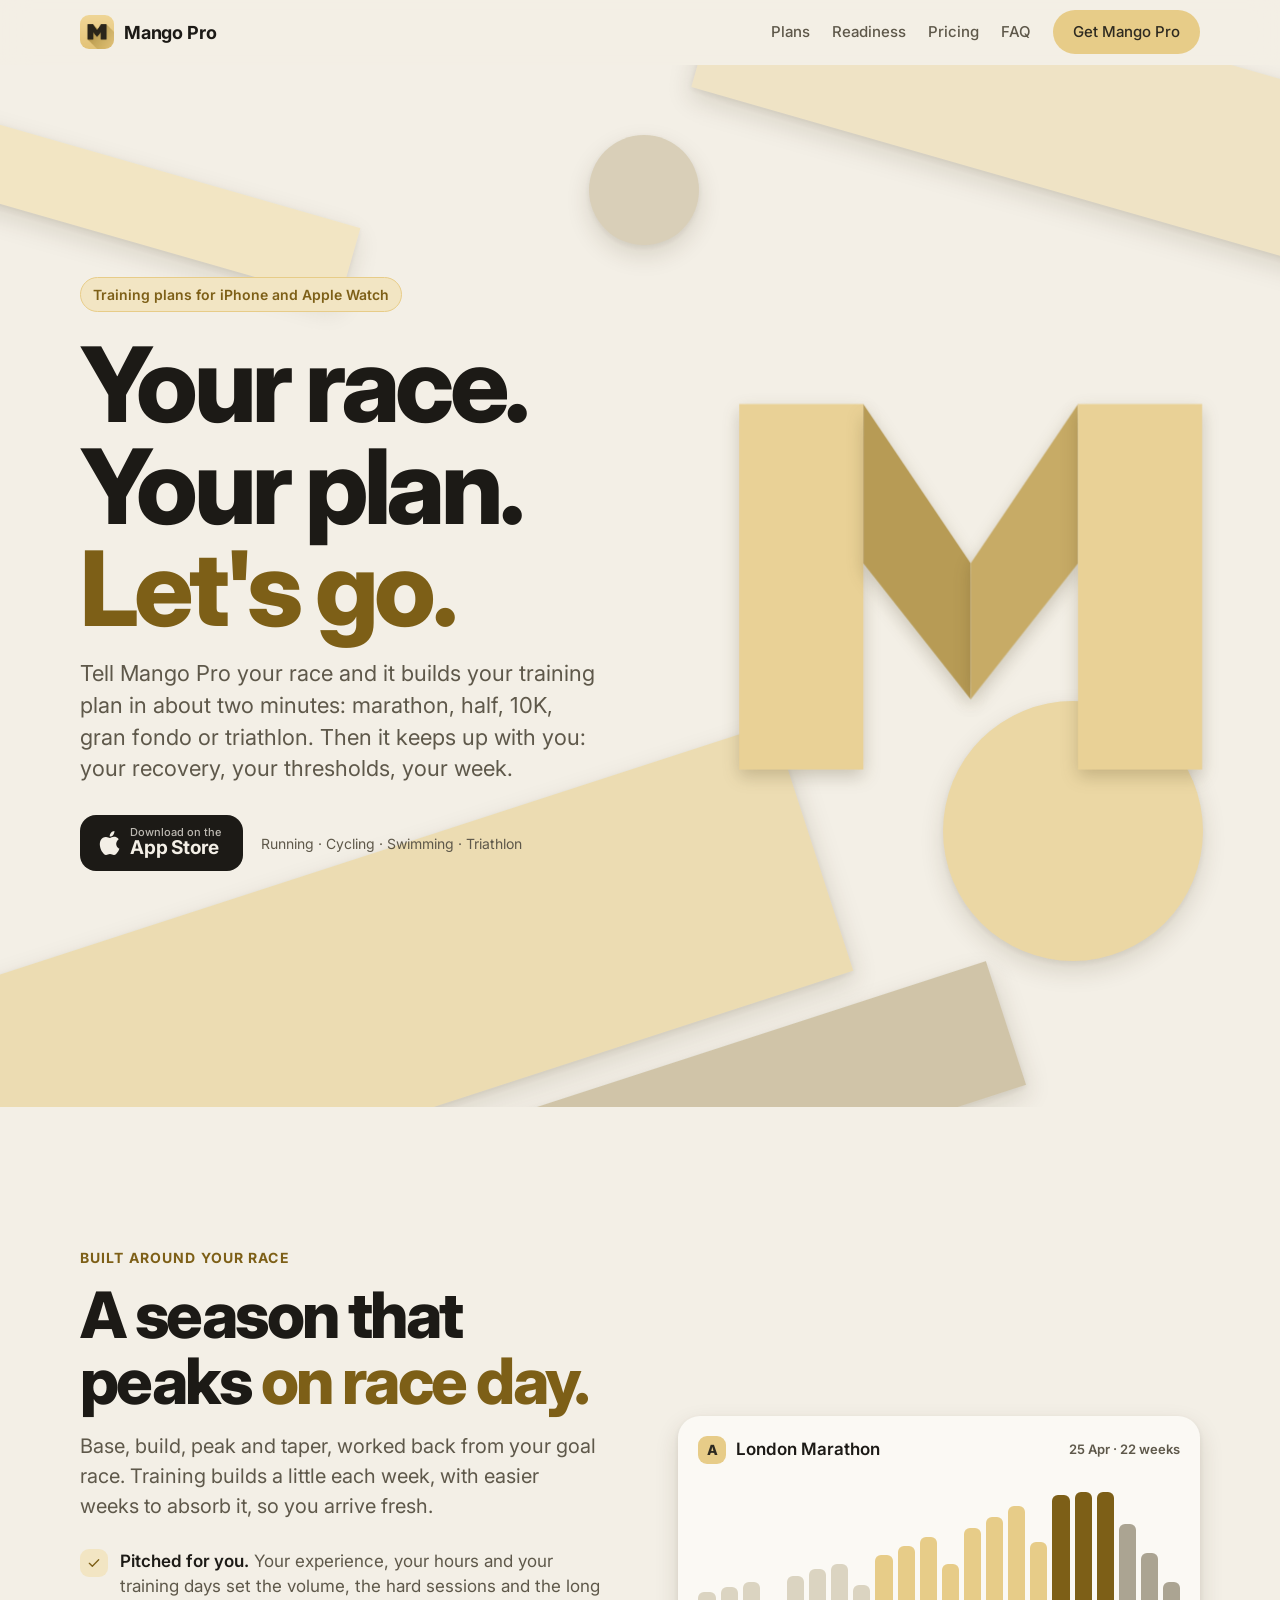
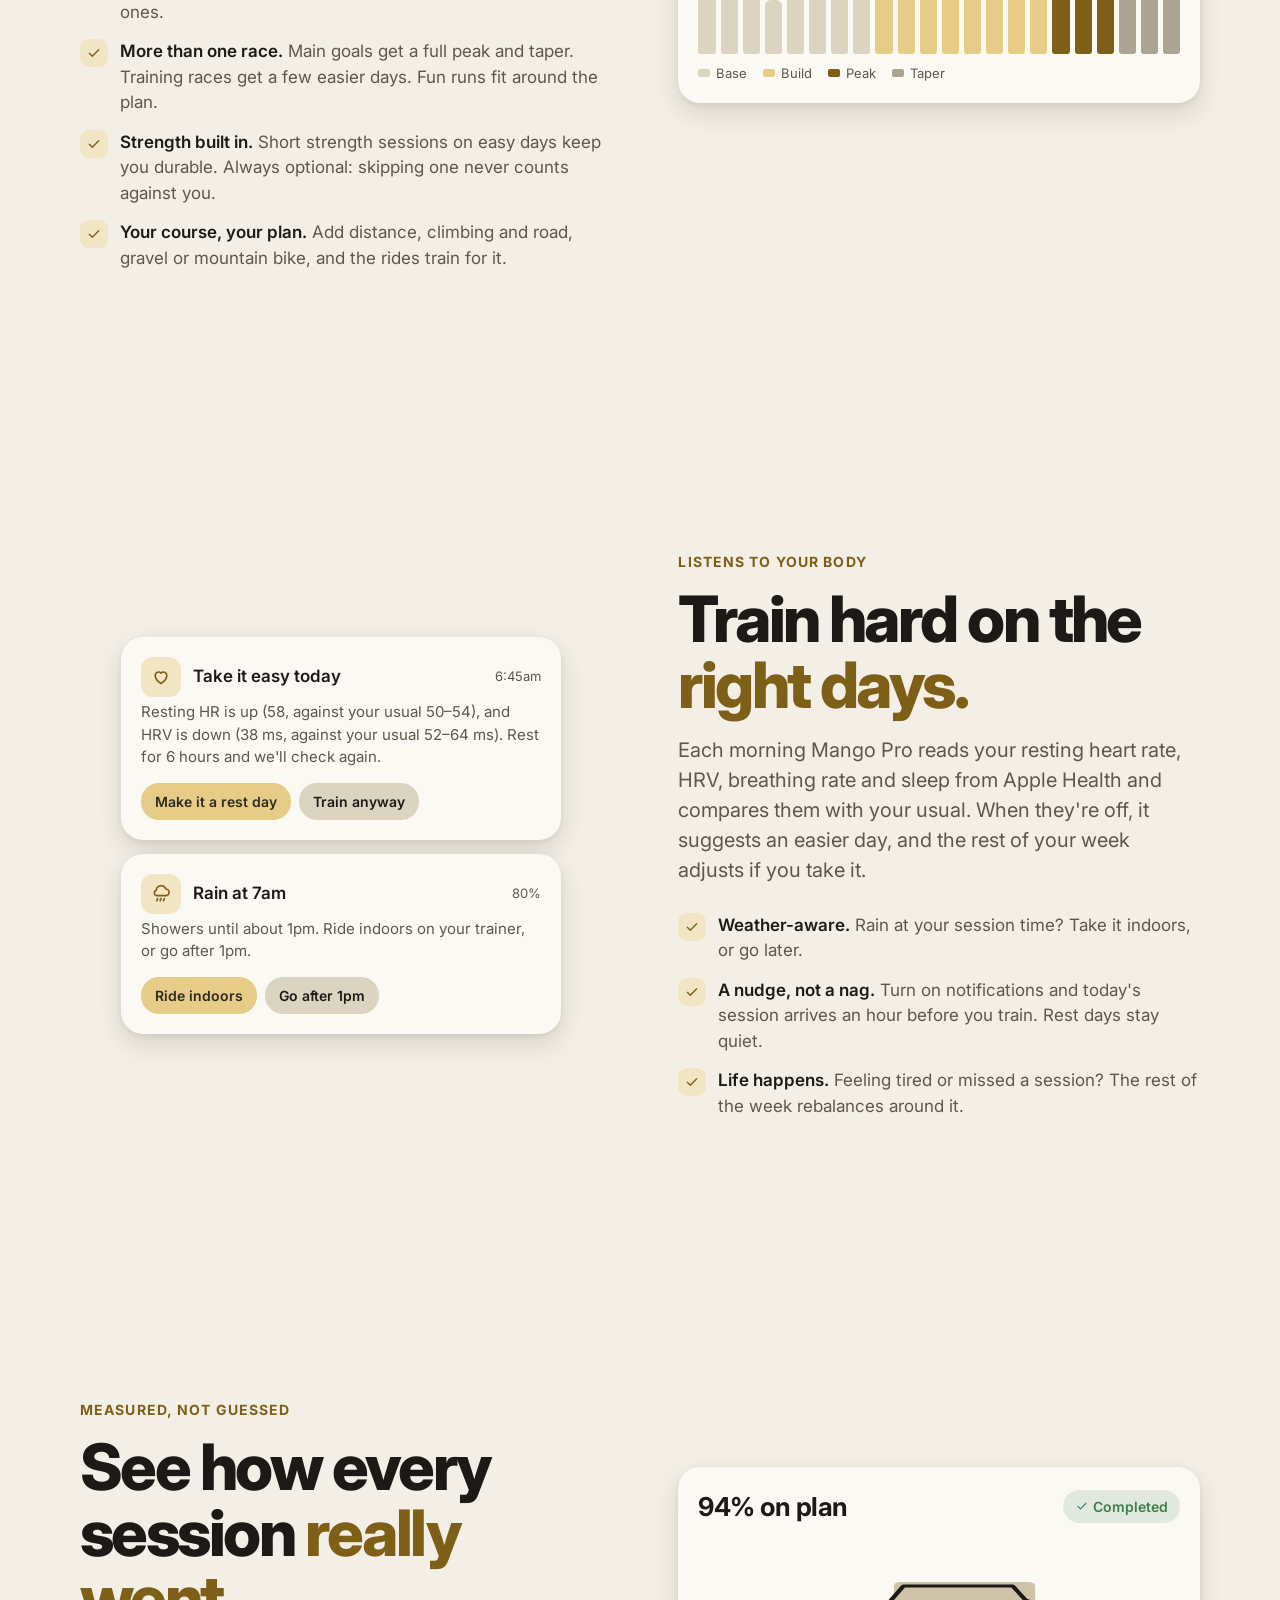
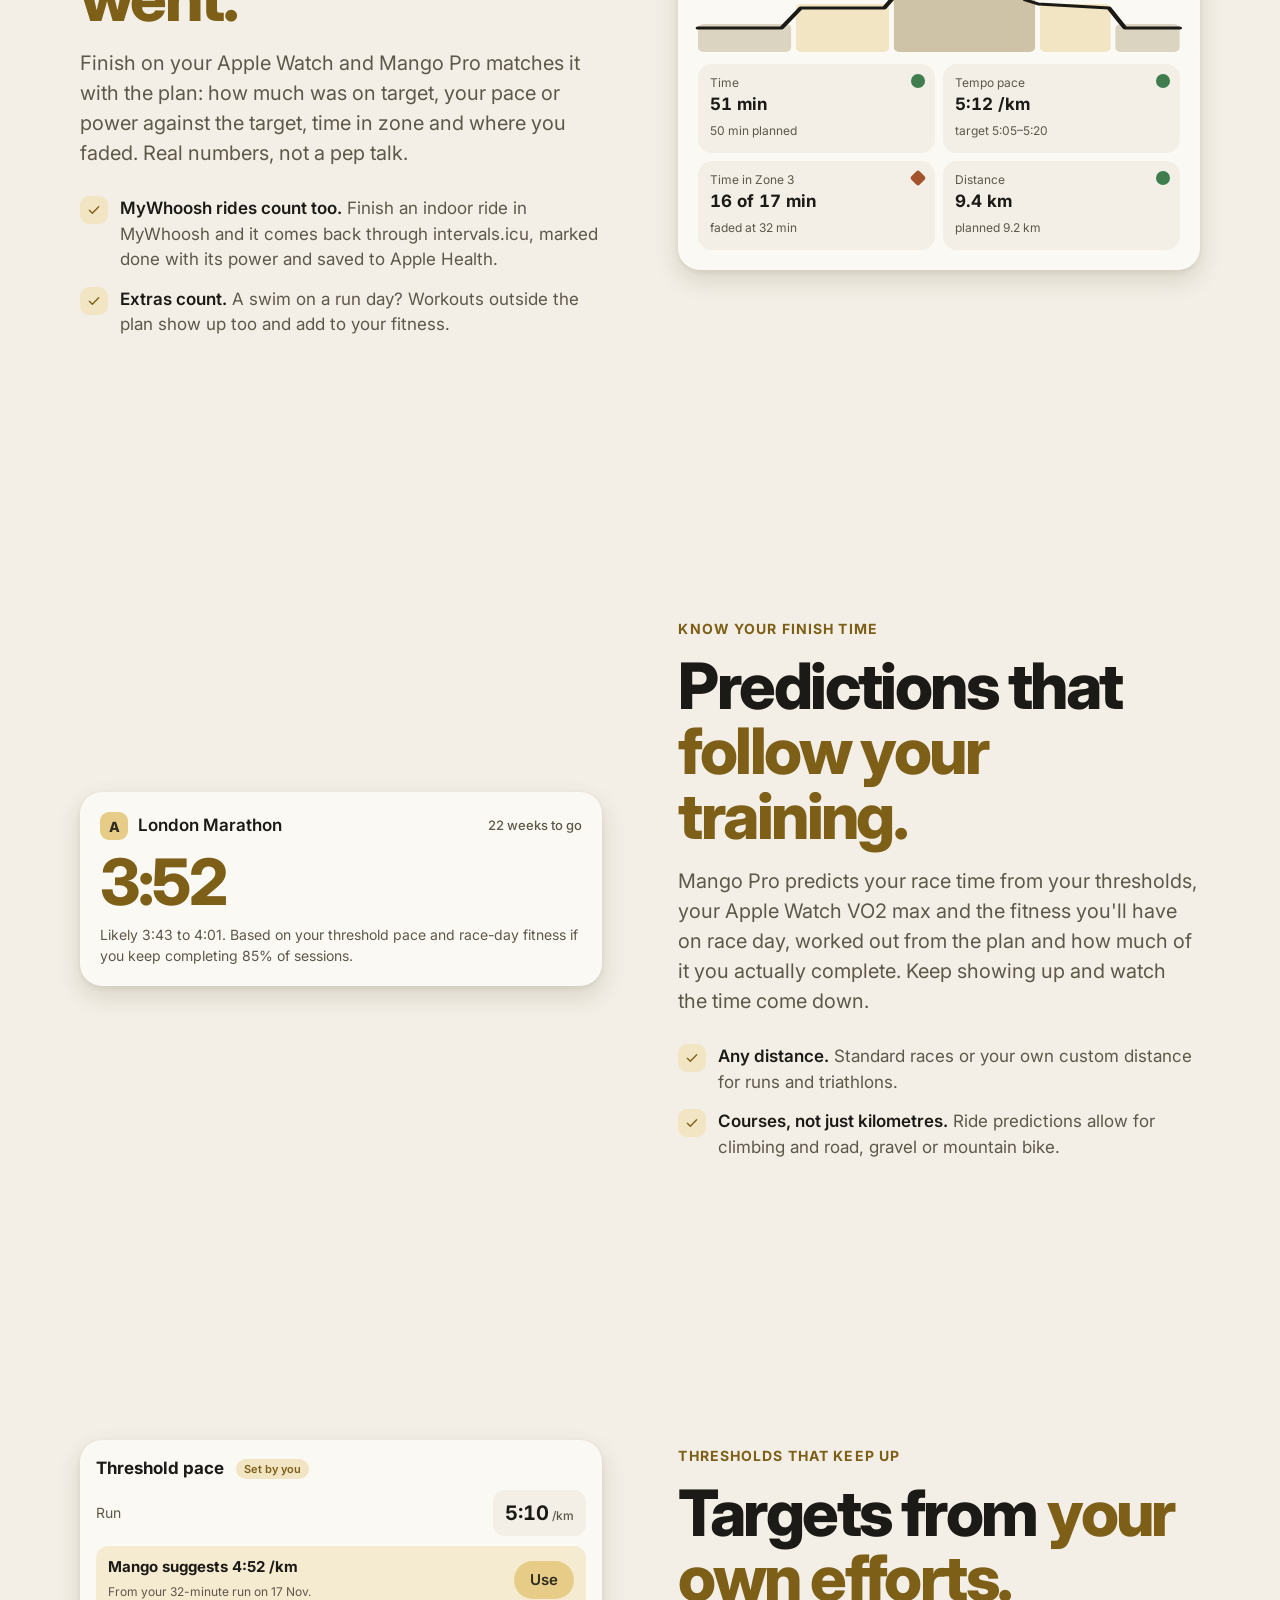
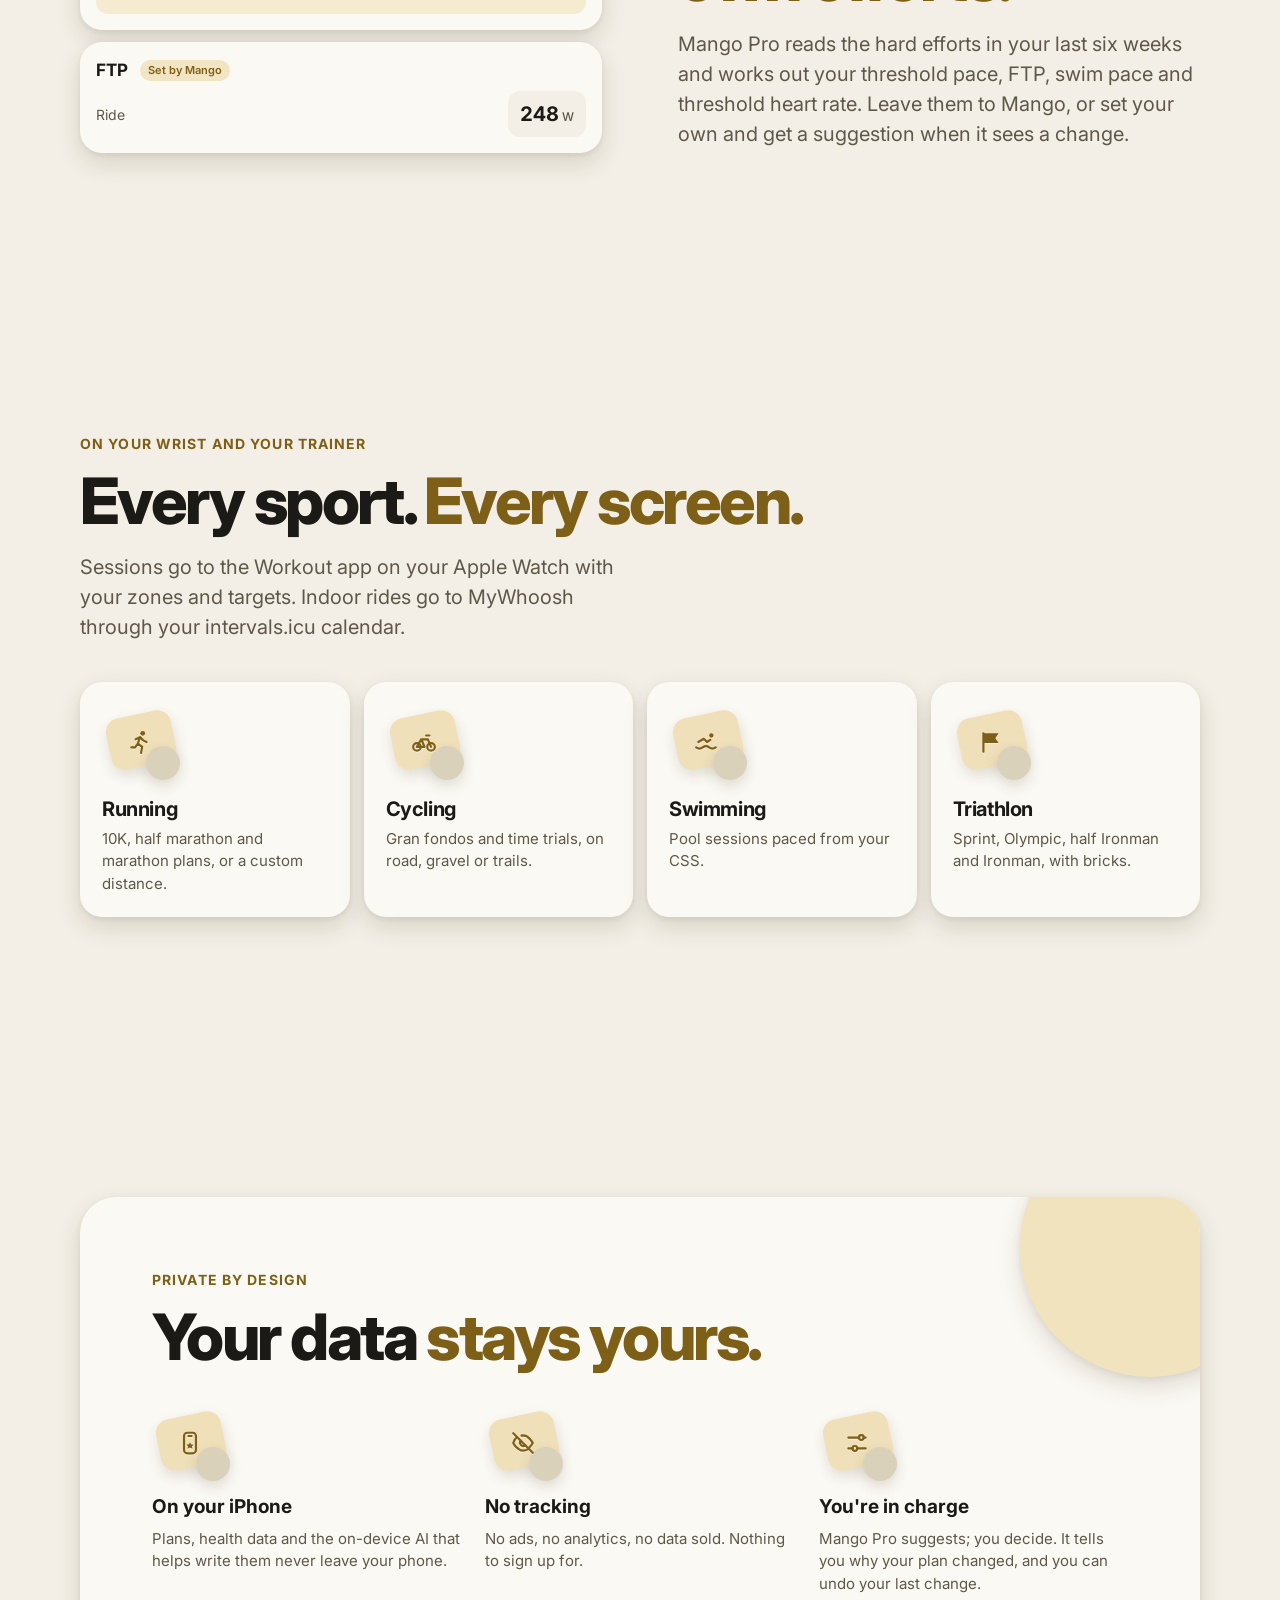
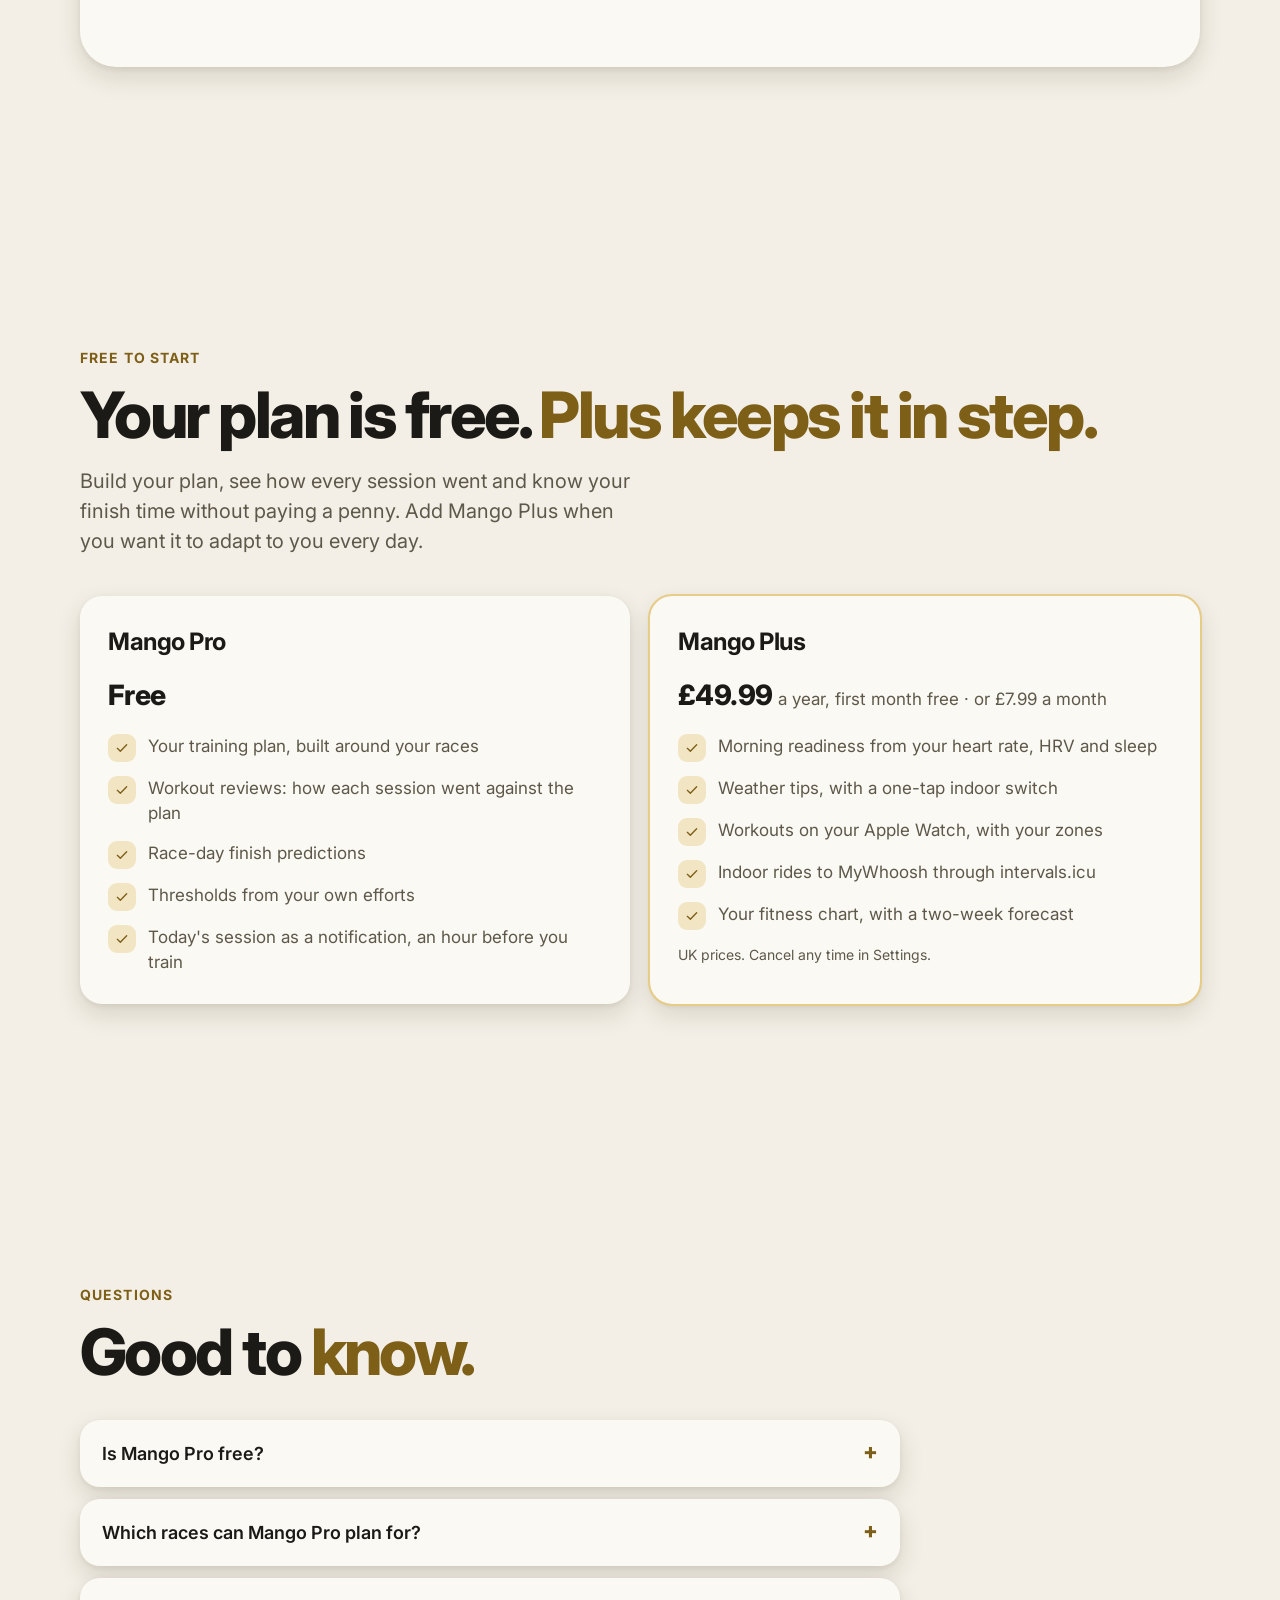
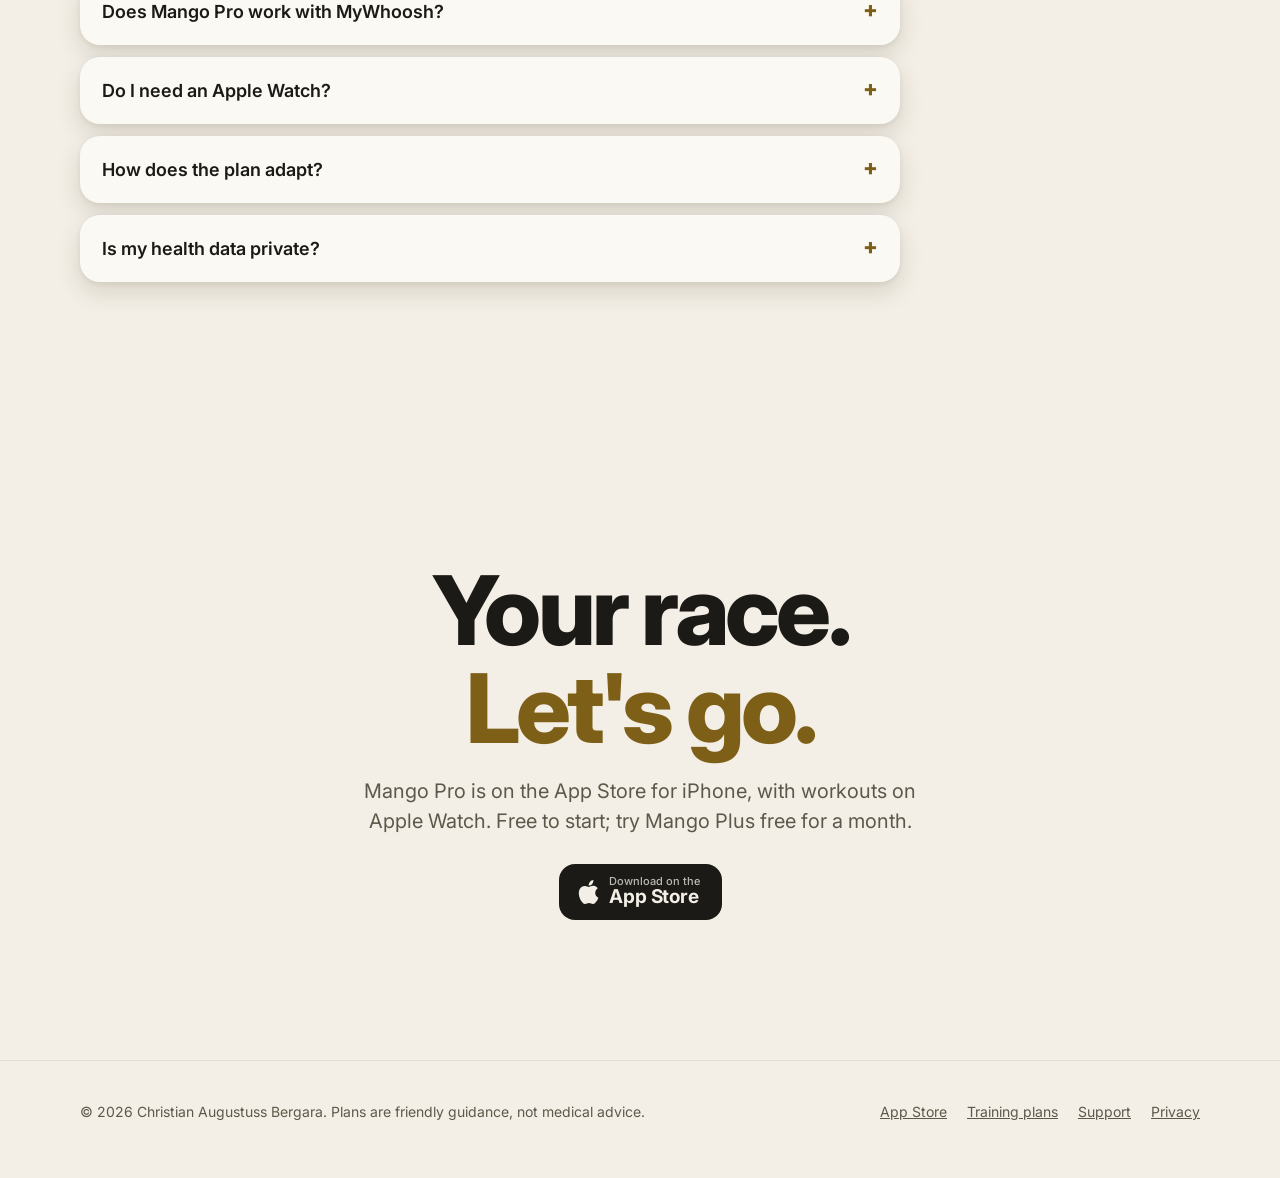
<file: index.html>
<!doctype html>
<html lang="en-GB">
<head>
<meta charset="utf-8">
<meta name="viewport" content="width=device-width, initial-scale=1, viewport-fit=cover">
<title>Mango Pro: Marathon, Cycling &amp; Triathlon Training Plan App</title>
<meta name="description" content="Personalised training plans for your marathon, half, 10K, gran fondo or triathlon. Adapts each morning to your HRV and sleep. Apple Watch and MyWhoosh. Free to start.">
<meta name="theme-color" content="#F3EFE6" media="(prefers-color-scheme: light)">
<meta name="theme-color" content="#1E1C18" media="(prefers-color-scheme: dark)">
<meta name="apple-itunes-app" content="app-id=6837954154">
<meta name="robots" content="index, follow, max-image-preview:large">
<link rel="canonical" href="https://mango-pro.app/">
<meta property="og:type" content="website">
<meta property="og:site_name" content="Mango Pro">
<meta property="og:locale" content="en_GB">
<meta property="og:title" content="Mango Pro: training plans that keep up with you">
<meta property="og:description" content="A plan for your marathon, gran fondo or triathlon that adapts to your readiness each morning. On iPhone and Apple Watch, with indoor rides to MyWhoosh.">
<meta property="og:url" content="https://mango-pro.app/">
<meta property="og:image" content="https://mango-pro.app/social.png">
<meta property="og:image:width" content="1200">
<meta property="og:image:height" content="630">
<meta property="og:image:alt" content="Mango Pro on iPhone and Apple Watch: your race, your plan">
<meta name="twitter:card" content="summary_large_image">
<meta name="twitter:title" content="Mango Pro: training plans that keep up with you">
<meta name="twitter:description" content="Marathon, cycling and triathlon plans that adapt to your HRV and sleep. Apple Watch and MyWhoosh.">
<meta name="twitter:image" content="https://mango-pro.app/social.png">
<link rel="icon" href="icon.png">
<link rel="apple-touch-icon" href="icon.png">
<link rel="preconnect" href="https://fonts.googleapis.com">
<link rel="preconnect" href="https://fonts.gstatic.com" crossorigin>
<link rel="stylesheet" href="https://fonts.googleapis.com/css2?family=Inter:wght@400;500;600;700;800&display=swap">
<script type="application/ld+json">
{"@context": "https://schema.org", "@type": "MobileApplication", "name": "Mango Pro: Training Plans", "alternateName": "Mango Pro", "operatingSystem": "iOS 26 or later", "applicationCategory": "HealthApplication", "applicationSubCategory": "Training plans", "inLanguage": "en-GB", "description": "Personalised training plans for marathons, half marathons, 10Ks, gran fondos and triathlons that adapt to your readiness, thresholds and schedule, with workouts on Apple Watch and indoor rides to MyWhoosh.", "url": "https://mango-pro.app/", "downloadUrl": "https://apps.apple.com/app/id6837954154?pt=129814385&amp;ct=site-home&amp;mt=8", "installUrl": "https://apps.apple.com/app/id6837954154?pt=129814385&amp;ct=site-home&amp;mt=8", "image": "https://mango-pro.app/social.png", "screenshot": "https://mango-pro.app/social.png", "featureList": ["Training plans for running, cycling, swimming and triathlon", "Base, build, peak and taper worked back from your race", "Morning readiness from heart rate, HRV and sleep", "Workouts on Apple Watch with your zones", "Indoor rides to MyWhoosh through intervals.icu", "Thresholds worked out from your own efforts", "Race-day finish predictions", "No account and no tracking"], "offers": [{"@type": "Offer", "name": "Mango Pro", "price": "0", "priceCurrency": "GBP"}, {"@type": "Offer", "name": "Mango Plus monthly", "price": "7.99", "priceCurrency": "GBP"}, {"@type": "Offer", "name": "Mango Plus yearly", "price": "49.99", "priceCurrency": "GBP"}], "author": {"@type": "Person", "name": "Christian Augustuss Bergara"}, "publisher": {"@type": "Person", "name": "Christian Augustuss Bergara"}}
</script>
<script type="application/ld+json">
{"@context": "https://schema.org", "@type": "FAQPage", "mainEntity": [{"@type": "Question", "name": "Is Mango Pro free?", "acceptedAnswer": {"@type": "Answer", "text": "Yes. The training plan, workout reviews and finish-time predictions are free. Mango Plus adds morning readiness, weather tips, workouts on your Apple Watch, indoor rides to MyWhoosh and your fitness chart with its forecast, for £7.99 a month or £49.99 a year in the UK. The yearly plan starts with a one-month free trial, and Mango reminds you two days before it ends."}}, {"@type": "Question", "name": "Which races can Mango Pro plan for?", "acceptedAnswer": {"@type": "Answer", "text": "10K, half marathon and marathon runs, gran fondos and time trials on road, gravel or mountain bike, and sprint, Olympic, half Ironman and Ironman triathlons. Running and triathlon events can use a custom distance too."}}, {"@type": "Question", "name": "Does Mango Pro work with MyWhoosh?", "acceptedAnswer": {"@type": "Answer", "text": "Yes. Connect your free intervals.icu account and Mango Plus sends your indoor rides to your intervals.icu calendar, which passes them to MyWhoosh. Rides you finish in MyWhoosh come back and count as done."}}, {"@type": "Question", "name": "Do I need an Apple Watch?", "acceptedAnswer": {"@type": "Answer", "text": "No. An Apple Watch lets Mango Pro send sessions to the Workout app and read your heart rate, HRV and sleep for morning readiness, but the plan works on iPhone alone."}}, {"@type": "Question", "name": "How does the plan adapt?", "acceptedAnswer": {"@type": "Answer", "text": "Each morning Mango Pro compares your resting heart rate, HRV, breathing rate and sleep with your usual and suggests an easier day when you're off. Missed sessions, tiredness and new races rebalance the weeks ahead, and race-day predictions follow how much of the plan you complete."}}, {"@type": "Question", "name": "Is my health data private?", "acceptedAnswer": {"@type": "Answer", "text": "Yes. There's no account, no ads and no tracking. Your plan and Apple Health data stay on your iPhone, and plans are written on the device with Apple Intelligence."}}]}
</script>
<style>
/* Design system: the app's welcome screen. Warm canvas, mango yellow, deep amber accent, paper "sheets"
   that fly in and settle, and the M built from four folded panels. Inter, heavy and tight for headlines. */
:root {
  --canvas:#F3EFE6; --surface:#FBF9F4; --yellow:#E7CC88; --ink:#2E2A20; --accent:#7D5F17;
  --offwhite:#DBD4C1; --trim:#ABA492; --todayrow:#F2E5C3; --text:#1C1A16; --text2:#5E584A; --sep:#E4DED0;
  --good:#3F7D4E; --caution:#A4542C; --shadow: 0 10px 24px rgba(60,45,10,.14), 0 2px 6px rgba(60,45,10,.08);
  --radius: 22px; --ease: cubic-bezier(.2,.9,.25,1);
}
@media (prefers-color-scheme: dark) { :root:not([data-theme="light"]) {
  --canvas:#1E1C18; --surface:#2A2722; --yellow:#E2C47A; --ink:#1E1C18; --accent:#E7CC88;
  --offwhite:#3A362E; --trim:#8A8472; --todayrow:#3D3626; --text:#F5F2EA; --text2:#B5AE9A; --sep:#3A362E;
  --good:#7DC08E; --caution:#E59A6E; --shadow: 0 10px 24px rgba(0,0,0,.35), 0 2px 6px rgba(0,0,0,.25);
} }
:root[data-theme="dark"] {
  --canvas:#1E1C18; --surface:#2A2722; --yellow:#E2C47A; --ink:#1E1C18; --accent:#E7CC88;
  --offwhite:#3A362E; --trim:#8A8472; --todayrow:#3D3626; --text:#F5F2EA; --text2:#B5AE9A; --sep:#3A362E;
  --good:#7DC08E; --caution:#E59A6E; --shadow: 0 10px 24px rgba(0,0,0,.35), 0 2px 6px rgba(0,0,0,.25);
}
* { box-sizing: border-box; }
html { scroll-behavior: smooth; -webkit-text-size-adjust: 100%; }
body { margin: 0; background: var(--canvas); color: var(--text); font: 17px/1.5 Inter, -apple-system, BlinkMacSystemFont, "Segoe UI", sans-serif;
  -webkit-font-smoothing: antialiased; overflow-x: hidden; }
a { color: var(--accent); }
img { max-width: 100%; }
.wrap { width: min(1120px, 100% - 32px); margin-inline: auto; }

/* Header */
.top { position: sticky; top: 0; z-index: 20; backdrop-filter: saturate(1.4) blur(14px); -webkit-backdrop-filter: saturate(1.4) blur(14px);
  background: color-mix(in srgb, var(--canvas) 78%, transparent); border-bottom: 1px solid transparent; transition: border-color .3s; }
.top.scrolled { border-bottom-color: var(--sep); }
.top .wrap { display: flex; align-items: center; gap: 12px; height: 64px; }
.brand { display: flex; align-items: center; gap: 10px; color: var(--text); text-decoration: none; font-weight: 700; font-size: 18px; letter-spacing: -.01em; }
.brand img { width: 34px; height: 34px; border-radius: 9px; }
.top nav { margin-left: auto; display: flex; align-items: center; gap: 22px; }
.top nav a { color: var(--text2); text-decoration: none; font-size: 15px; font-weight: 500; }
.top nav a:hover { color: var(--text); }
.pill { display: inline-flex; align-items: center; gap: 8px; height: 44px; padding: 0 20px; border-radius: 22px; background: var(--yellow); color: var(--ink) !important;
  font-weight: 600; font-size: 15px; text-decoration: none; border: 0; transition: transform .2s var(--ease), box-shadow .2s; }
.pill:hover { transform: translateY(-1px); box-shadow: var(--shadow); }
@media (max-width: 720px) { .top nav a.hide-s { display: none; } }

/* Hero: the welcome screen's mat, laid out wide */
.hero { position: relative; min-height: min(92vh, 860px); display: grid; align-items: center; overflow: hidden; }
.mat { position: absolute; inset: 0; pointer-events: none; }
.mat-float { position: absolute; inset: 0; animation: matfloat 16s ease-in-out 3s infinite alternate; }
.sheet, .disc { position: absolute; display: block; box-shadow: var(--shadow); opacity: 0; animation: matin 1.4s var(--ease) forwards; }
.disc { border-radius: 50%; }
.s1 { width: 1100px; height: 260px; left: -260px; bottom: -40px; background: color-mix(in srgb, var(--yellow) 55%, var(--canvas)); --r: -18deg; --fx: -420px; --fy: 160px; animation-delay: .05s; }
.s2 { width: 900px; height: 130px; left: 10%; bottom: -120px; background: color-mix(in srgb, var(--accent) 30%, var(--canvas)); --r: -18deg; --fx: 380px; --fy: 120px; animation-delay: .25s; }
.s3 { width: 760px; height: 170px; right: -180px; top: -40px; background: color-mix(in srgb, var(--yellow) 35%, var(--canvas)); --r: 16deg; --fx: 360px; --fy: -180px; animation-delay: .4s; }
.s4 { width: 520px; height: 76px; left: -160px; top: 90px; background: var(--todayrow); --r: 16deg; --fx: -300px; --fy: -60px; animation-delay: .55s; }
.k1 { width: 260px; height: 260px; right: 6%; bottom: 14%; background: color-mix(in srgb, var(--yellow) 70%, var(--canvas)); --r: 0deg; --fx: 160px; --fy: 0px; animation-delay: .7s; }
.k2 { width: 110px; height: 110px; left: 46%; top: 70px; background: color-mix(in srgb, var(--accent) 22%, var(--canvas)); --r: 0deg; --fx: 0px; --fy: -140px; animation-delay: .85s; }
.matm { position: absolute; width: min(520px, 46vw); right: 4%; top: 50%; transform: translateY(-50%); overflow: visible; }
.pc { transform-box: fill-box; transform-origin: 50% 50%; opacity: 0; filter: drop-shadow(0 8px 10px rgba(60,45,10,.22)); animation: pcin 1.1s var(--ease) forwards; }
.p1 { fill: color-mix(in srgb, var(--yellow) 85%, var(--canvas)); --fx: 0px; --fy: -260px; animation-delay: 1s; }
.p4 { fill: color-mix(in srgb, var(--yellow) 85%, var(--canvas)); --fx: 0px; --fy: 260px; animation-delay: 1.15s; }
.p2 { fill: color-mix(in srgb, var(--accent) 45%, var(--yellow)); --fx: -240px; --fy: 0px; animation-delay: 1.35s; }
.p3 { fill: color-mix(in srgb, var(--accent) 30%, var(--yellow)); --fx: 240px; --fy: 0px; animation-delay: 1.5s; }
@keyframes matin { from { opacity: 0; transform: translate(var(--fx), var(--fy)) rotate(var(--r)); } to { opacity: 1; transform: translate(0,0) rotate(var(--r)); } }
@keyframes pcin { from { opacity: 0; transform: translate(var(--fx), var(--fy)) scale(.9); } to { opacity: 1; transform: none; } }
@keyframes matfloat { to { transform: translate(-14px, 10px); } }
.hero-copy { position: relative; z-index: 1; padding: 72px 0 96px; max-width: 640px; }
.eyebrow { display: inline-flex; align-items: center; gap: 8px; font-size: 14px; font-weight: 600; color: var(--accent); background: var(--todayrow);
  border: 1px solid var(--yellow); padding: 6px 12px; border-radius: 999px; }
h1 { margin: 22px 0 18px; font-size: clamp(52px, 9vw, 104px); line-height: .98; letter-spacing: -.045em; font-weight: 800; }
h1 em, h2 em { font-style: normal; color: var(--accent); }
.lead { font-size: clamp(18px, 2.2vw, 22px); line-height: 1.45; color: var(--text2); margin: 0 0 30px; max-width: 520px; }
.hero .rise { opacity: 0; animation: rise .9s var(--ease) forwards; }
.hero .rise:nth-child(1) { animation-delay: 1.6s; } .hero .rise:nth-child(2) { animation-delay: 1.75s; }
.hero .rise:nth-child(3) { animation-delay: 1.9s; } .hero .rise:nth-child(4) { animation-delay: 2.05s; }
@keyframes rise { from { opacity: 0; transform: translateY(18px); } to { opacity: 1; transform: none; } }
.ctas { display: flex; flex-wrap: wrap; align-items: center; gap: 12px 18px; }
.soon { font-size: 14px; color: var(--text2); }
.store { display: inline-flex; align-items: center; gap: 10px; height: 56px; padding: 0 22px 0 18px; border-radius: 16px; background: var(--text); color: var(--canvas) !important;
  text-decoration: none; font-weight: 600; }
.store small { display: block; font-size: 11px; font-weight: 500; opacity: .75; line-height: 1; }
.store b { display: block; font-size: 19px; line-height: 1.1; letter-spacing: -.01em; }
@media (max-width: 860px) {
  .matm { width: 300px; right: -40px; top: 26%; opacity: .55; }
  .hero-copy { padding-top: 40px; }
}

/* Sections */
section { padding: clamp(72px, 11vw, 140px) 0; position: relative; }
.kicker { font-size: 14px; font-weight: 700; letter-spacing: .08em; text-transform: uppercase; color: var(--accent); margin: 0 0 14px; }
h2 { font-size: clamp(36px, 5.4vw, 64px); line-height: 1.02; letter-spacing: -.04em; font-weight: 800; margin: 0 0 18px; }
.sub { font-size: clamp(17px, 1.8vw, 20px); color: var(--text2); max-width: 560px; margin: 0; }
.split { display: grid; grid-template-columns: 1fr 1fr; gap: clamp(32px, 6vw, 80px); align-items: center; }
.split.flip > :first-child { order: 2; }
@media (max-width: 860px) { .split, .split.flip { grid-template-columns: 1fr; } .split.flip > :first-child { order: 0; } }
.points { list-style: none; padding: 0; margin: 28px 0 0; display: grid; gap: 14px; }
.points li { display: grid; grid-template-columns: 28px 1fr; gap: 12px; color: var(--text2); }
.points li b { color: var(--text); font-weight: 600; }
.tick { width: 28px; height: 28px; border-radius: 9px; background: var(--todayrow); color: var(--accent); display: grid; place-items: center; }

/* Reveal on scroll */
.reveal { opacity: 0; transform: translateY(28px); transition: opacity .9s var(--ease), transform .9s var(--ease); }
.reveal.in { opacity: 1; transform: none; }
.reveal.d1 { transition-delay: .08s; } .reveal.d2 { transition-delay: .16s; } .reveal.d3 { transition-delay: .24s; }

/* Cards that look like the app */
.card { background: var(--surface); border-radius: var(--radius); padding: 20px; box-shadow: var(--shadow); }
.stack { display: grid; gap: 14px; max-width: 440px; margin-inline: auto; width: 100%; }
.row { display: flex; align-items: center; gap: 12px; }
.icon { width: 40px; height: 40px; border-radius: 12px; display: grid; place-items: center; flex: none; background: var(--todayrow); color: var(--accent); }
.card h4 { margin: 0; font-size: 17px; font-weight: 600; }
.card p { margin: 4px 0 0; color: var(--text2); font-size: 15px; }
.chips { display: flex; gap: 8px; flex-wrap: wrap; margin-top: 14px; }
.chip { font-size: 14px; font-weight: 600; padding: 8px 14px; border-radius: 18px; background: var(--offwhite); color: var(--text); }
.chip.pri { background: var(--yellow); color: var(--ink); }
.time { margin-left: auto; font-size: 13px; color: var(--text2); }

/* Season bars */
.season { display: grid; gap: 10px; }
.bars { display: flex; align-items: flex-end; gap: 5px; height: 180px; }
.bars i { flex: 1; border-radius: 6px 6px 3px 3px; background: var(--c); height: 0; transition: height 1s var(--ease); }
.in .bars i { height: var(--h); }
.key { display: flex; flex-wrap: wrap; gap: 8px 16px; font-size: 13px; color: var(--text2); }
.key span { display: inline-flex; align-items: center; gap: 6px; } .key span::before { content: ""; width: 12px; height: 8px; border-radius: 2px; background: var(--c); }
.race { display: flex; align-items: center; gap: 10px; font-weight: 600; }
.badge { width: 28px; height: 28px; border-radius: 9px; background: var(--yellow); color: var(--ink); display: grid; place-items: center; font-weight: 800; font-size: 14px; }

/* Completed card */
.done-h { display: flex; align-items: center; justify-content: space-between; }
.done-h b { font-size: 26px; letter-spacing: -.02em; }
.status { font-size: 14px; font-weight: 600; color: var(--good); background: color-mix(in srgb, var(--good) 14%, var(--surface)); padding: 6px 12px; border-radius: 999px; }
.chart { height: 110px; margin: 16px 0 6px; position: relative; }
.chart svg { width: 100%; height: 100%; overflow: visible; }
.chart path { stroke-dasharray: 900; stroke-dashoffset: 900; transition: stroke-dashoffset 2s var(--ease) .3s; }
.in .chart path { stroke-dashoffset: 0; }
.tiles { display: grid; grid-template-columns: 1fr 1fr; gap: 8px; margin-top: 12px; }
.tile { background: var(--canvas); border-radius: 14px; padding: 10px 12px; position: relative; }
.tile small { display: block; font-size: 12px; color: var(--text2); } .tile b { display: block; font-size: 17px; font-variant-numeric: tabular-nums; }
.tile span { font-size: 12px; color: var(--text2); }
.tile i { position: absolute; top: 10px; right: 10px; width: 14px; height: 14px; border-radius: 50%; background: var(--good); }
.tile.warn i { background: var(--caution); border-radius: 3px; transform: rotate(45deg) scale(.85); }

/* Sports strip */
.sports { display: grid; grid-template-columns: repeat(4, 1fr); gap: 14px; margin-top: 40px; }
@media (max-width: 860px) { .sports { grid-template-columns: 1fr 1fr; } }
.sport { background: var(--surface); border-radius: var(--radius); padding: 22px; box-shadow: var(--shadow); transition: transform .3s var(--ease); }
.sport:hover { transform: translateY(-4px); }
.sport h3 { margin: 14px 0 4px; font-size: 20px; letter-spacing: -.02em; }
.sport p { margin: 0; color: var(--text2); font-size: 15px; }

/* Thresholds */
.th { display: grid; gap: 12px; }
.thc { background: var(--surface); border-radius: var(--radius); padding: 16px; box-shadow: var(--shadow); }
.thr { display: flex; align-items: center; gap: 12px; }
.thr b { font-size: 17px; } .thv { margin-left: auto; background: var(--canvas); border-radius: 12px; padding: 8px 12px; font-size: 20px; font-weight: 700; font-variant-numeric: tabular-nums; }
.thv span { font-size: 12px; font-weight: 500; color: var(--text2); margin-left: 3px; }
.src { font-size: 11px; font-weight: 600; padding: 2px 8px; border-radius: 999px; background: var(--todayrow); color: var(--accent); }
.sug { display: flex; align-items: center; gap: 10px; margin-top: 10px; padding: 10px 12px; border-radius: 12px; background: color-mix(in srgb, var(--todayrow) 70%, transparent); }
.sug div { flex: 1; } .sug b { display: block; font-size: 15px; } .sug small { color: var(--text2); font-size: 12px; }
.use { border: 0; border-radius: 999px; padding: 8px 16px; background: var(--yellow); color: var(--ink); font: inherit; font-weight: 600; font-size: 15px; }


/* Feature art: the app's line icon on a paper tile, with a tilted sheet and a disc behind it, as on the welcome screen. */
.art { position: relative; display: grid; place-items: center; width: 76px; height: 76px; color: var(--accent); isolation: isolate; }
.art i { position: absolute; display: block; box-shadow: 0 6px 14px rgba(60,45,10,.14); z-index: -1; transition: transform .6s var(--ease); }
.art i:first-of-type { inset: 10px 4px 14px 6px; border-radius: 14px; background: color-mix(in srgb, var(--yellow) 55%, var(--surface)); transform: rotate(-12deg); }
.art i:last-of-type { width: 34px; height: 34px; right: -2px; bottom: 0; border-radius: 50%; background: color-mix(in srgb, var(--accent) 26%, var(--surface)); }
.art svg { filter: drop-shadow(0 1px 0 color-mix(in srgb, var(--surface) 60%, transparent)); }
.sport:hover .art i:first-of-type { transform: rotate(-4deg) scale(1.04); }
.sport:hover .art i:last-of-type { transform: translate(-4px, -3px); }
.status { display: inline-flex; align-items: center; gap: 4px; }

/* Privacy band */
.band { background: var(--surface); border-radius: 36px; padding: clamp(36px, 6vw, 72px); box-shadow: var(--shadow); position: relative; overflow: hidden; }
.band .disc { opacity: 1; animation: none; }
.trio { display: grid; grid-template-columns: repeat(3, 1fr); gap: 24px; margin-top: 36px; }
@media (max-width: 860px) { .trio { grid-template-columns: 1fr; } }
.trio h3 { margin: 12px 0 6px; font-size: 19px; } .trio p { margin: 0; color: var(--text2); font-size: 15px; }

/* Final call */
.final { text-align: center; }
.final h2 { font-size: clamp(48px, 8vw, 96px); }
.final .ctas { justify-content: center; margin-top: 28px; }
/* Pricing and FAQ */
.plans { display: grid; grid-template-columns: 1fr 1fr; gap: 20px; margin-top: 40px; }
@media (max-width: 860px) { .plans { grid-template-columns: 1fr; } }
.plan { background: var(--surface); border-radius: var(--radius); padding: 28px; box-shadow: var(--shadow); display: grid; gap: 14px; align-content: start; }
.plan.plus { outline: 2px solid var(--yellow); }
.plan h3 { margin: 0; font-size: 24px; letter-spacing: -.02em; }
.plan .price { font-size: 17px; color: var(--text2); margin: 0; } .plan .price b { color: var(--text); font-size: 28px; font-weight: 800; letter-spacing: -.02em; }
.plan .points { margin: 4px 0 0; }
.faq { margin-top: 36px; display: grid; gap: 12px; max-width: 820px; }
.faq details { background: var(--surface); border-radius: 20px; padding: 0 22px; box-shadow: var(--shadow); }
.faq summary { cursor: pointer; list-style: none; padding: 20px 0; font-size: 18px; font-weight: 600; display: flex; justify-content: space-between; gap: 16px; }
.faq summary::-webkit-details-marker { display: none; }
.faq summary::after { content: "+"; color: var(--accent); font-weight: 800; font-size: 22px; line-height: 1; }
.faq details[open] summary::after { content: "–"; }
.faq details p { margin: 0 0 20px; color: var(--text2); font-size: 16px; line-height: 1.55; }
.pred { display: grid; gap: 10px; }
.pred .big { font-size: clamp(44px, 6vw, 64px); font-weight: 800; letter-spacing: -.03em; color: var(--accent); line-height: 1; }
.pred small { color: var(--text2); font-size: 14px; }
footer { padding: 40px 0 56px; color: var(--text2); font-size: 14px; border-top: 1px solid var(--sep); }
footer .wrap { display: flex; flex-wrap: wrap; gap: 12px 24px; align-items: center; }
footer nav { display: flex; gap: 20px; margin-left: auto; } footer a { color: var(--text2); }

@media (prefers-reduced-motion: reduce) {
  .sheet, .disc, .pc, .hero .rise { animation: none !important; opacity: 1 !important; }
  .sheet, .disc { transform: rotate(var(--r)); }
  .mat-float { animation: none; }
  .reveal { opacity: 1; transform: none; transition: none; }
  .bars i { transition: none; } .chart path { transition: none; stroke-dashoffset: 0; }
  html { scroll-behavior: auto; }
}
</style>
</head>
<body>
<header class="top" id="top">
 <div class="wrap">
  <a class="brand" href="#"><img src="icon.png" alt="">Mango Pro</a>
  <nav aria-label="Main">
   <a class="hide-s" href="#plan">Plans</a>
   <a class="hide-s" href="#readiness">Readiness</a>
   <a class="hide-s" href="#pricing">Pricing</a>
   <a class="hide-s" href="#faq">FAQ</a>
   <a class="pill" href="https://apps.apple.com/app/id6837954154?pt=129814385&amp;ct=site-home&amp;mt=8">Get Mango Pro</a>
  </nav>
 </div>
</header>

<main>
<!-- Hero -->
<section class="hero" aria-labelledby="hero-title">
 <div class="mat" aria-hidden="true"><div class="mat-float">
  <i class="sheet s1"></i><i class="sheet s2"></i><i class="sheet s3"></i><i class="sheet s4"></i><i class="disc k1"></i><i class="disc k2"></i>
  <svg class="matm" viewBox="200 250 620 510">
   <polygon class="pc p1" points="236,288 384,288 384,724 236,724"/>
   <polygon class="pc p2" points="384,288 512,478 512,640 384,478"/>
   <polygon class="pc p3" points="512,478 640,288 640,478 512,640"/>
   <polygon class="pc p4" points="640,288 788,288 788,724 640,724"/>
  </svg>
 </div></div>
 <div class="wrap">
  <div class="hero-copy">
   <span class="eyebrow rise">Training plans for iPhone and Apple Watch</span>
   <h1 id="hero-title" class="rise">Your race.<br>Your plan.<br><em>Let's go.</em></h1>
   <p class="lead rise">Tell Mango Pro your race and it builds your training plan in about two minutes: marathon, half, 10K, gran fondo or triathlon. Then it keeps up with you: your recovery, your thresholds, your week.</p>
   <div class="ctas rise">
    <a class="store" href="https://apps.apple.com/app/id6837954154?pt=129814385&amp;ct=site-home&amp;mt=8"><svg width="22" height="26" viewBox="0 0 22 26" aria-hidden="true"><path fill="currentColor" d="M18.2 13.8c0-3 2.5-4.5 2.6-4.6-1.4-2.1-3.6-2.4-4.4-2.4-1.9-.2-3.6 1.1-4.6 1.1-.9 0-2.4-1.1-4-1-2 0-3.9 1.2-5 3-2.1 3.7-.5 9.2 1.5 12.2 1 1.5 2.2 3.1 3.8 3 1.5-.1 2.1-1 3.9-1s2.4 1 4 1c1.7 0 2.7-1.5 3.7-3 1.2-1.7 1.6-3.3 1.7-3.4-.1 0-3.2-1.2-3.2-4.9zM15.2 4.9c.8-1 1.4-2.4 1.2-3.8-1.2.1-2.6.8-3.5 1.8-.8.9-1.4 2.3-1.2 3.7 1.3.1 2.7-.7 3.5-1.7z"/></svg><span><small>Download on the</small><b>App Store</b></span></a>
    <span class="soon">Running · Cycling · Swimming · Triathlon</span>
   </div>
  </div>
 </div>
</section>

<!-- Plan -->
<section id="plan" aria-labelledby="plan-title">
 <div class="wrap split">
  <div class="reveal">
   <p class="kicker">Built around your race</p>
   <h2 id="plan-title">A season that peaks <em>on race day.</em></h2>
   <p class="sub">Base, build, peak and taper, worked back from your goal race. Training builds a little each week, with easier weeks to absorb it, so you arrive fresh.</p>
   <ul class="points">
    <li><span class="tick"><svg width="16" height="16" viewBox="0 0 24 24" fill="none" stroke="currentColor" stroke-width="2" stroke-linecap="round" stroke-linejoin="round" aria-hidden="true"><path d="M5 12.5l4.5 4.5L19 7"/></svg></span><span><b>Pitched for you.</b> Your experience, your hours and your training days set the volume, the hard sessions and the long ones.</span></li>
    <li><span class="tick"><svg width="16" height="16" viewBox="0 0 24 24" fill="none" stroke="currentColor" stroke-width="2" stroke-linecap="round" stroke-linejoin="round" aria-hidden="true"><path d="M5 12.5l4.5 4.5L19 7"/></svg></span><span><b>More than one race.</b> Main goals get a full peak and taper. Training races get a few easier days. Fun runs fit around the plan.</span></li>
    <li><span class="tick"><svg width="16" height="16" viewBox="0 0 24 24" fill="none" stroke="currentColor" stroke-width="2" stroke-linecap="round" stroke-linejoin="round" aria-hidden="true"><path d="M5 12.5l4.5 4.5L19 7"/></svg></span><span><b>Strength built in.</b> Short strength sessions on easy days keep you durable. Always optional: skipping one never counts against you.</span></li>
    <li><span class="tick"><svg width="16" height="16" viewBox="0 0 24 24" fill="none" stroke="currentColor" stroke-width="2" stroke-linecap="round" stroke-linejoin="round" aria-hidden="true"><path d="M5 12.5l4.5 4.5L19 7"/></svg></span><span><b>Your course, your plan.</b> Add distance, climbing and road, gravel or mountain bike, and the rides train for it.</span></li>
   </ul>
  </div>
  <div class="card reveal d1 season" aria-label="An example season: base, build, peak and taper, ending with the London Marathon">
   <div class="race"><span class="badge">A</span>London Marathon<span class="time">25 Apr · 22 weeks</span></div>
   <div class="bars" aria-hidden="true">
    <i style="--h:34%;--c:var(--offwhite)"></i><i style="--h:37%;--c:var(--offwhite)"></i><i style="--h:40%;--c:var(--offwhite)"></i><i style="--h:30%;--c:var(--offwhite)"></i>
    <i style="--h:43%;--c:var(--offwhite)"></i><i style="--h:47%;--c:var(--offwhite)"></i><i style="--h:50%;--c:var(--offwhite)"></i><i style="--h:38%;--c:var(--offwhite)"></i>
    <i style="--h:55%;--c:var(--yellow)"></i><i style="--h:60%;--c:var(--yellow)"></i><i style="--h:65%;--c:var(--yellow)"></i><i style="--h:50%;--c:var(--yellow)"></i>
    <i style="--h:70%;--c:var(--yellow)"></i><i style="--h:76%;--c:var(--yellow)"></i><i style="--h:82%;--c:var(--yellow)"></i><i style="--h:62%;--c:var(--yellow)"></i>
    <i style="--h:88%;--c:var(--accent)"></i><i style="--h:90%;--c:var(--accent)"></i><i style="--h:90%;--c:var(--accent)"></i>
    <i style="--h:72%;--c:var(--trim)"></i><i style="--h:56%;--c:var(--trim)"></i><i style="--h:40%;--c:var(--trim)"></i>
   </div>
   <div class="key"><span style="--c:var(--offwhite)">Base</span><span style="--c:var(--yellow)">Build</span><span style="--c:var(--accent)">Peak</span><span style="--c:var(--trim)">Taper</span></div>
  </div>
 </div>
</section>

<!-- Readiness -->
<section id="readiness" aria-labelledby="ready-title">
 <div class="wrap split flip">
  <div class="reveal">
   <p class="kicker">Listens to your body</p>
   <h2 id="ready-title">Train hard on the <em>right days.</em></h2>
   <p class="sub">Each morning Mango Pro reads your resting heart rate, HRV, breathing rate and sleep from Apple Health and compares them with your usual. When they're off, it suggests an easier day, and the rest of your week adjusts if you take it.</p>
   <ul class="points">
    <li><span class="tick"><svg width="16" height="16" viewBox="0 0 24 24" fill="none" stroke="currentColor" stroke-width="2" stroke-linecap="round" stroke-linejoin="round" aria-hidden="true"><path d="M5 12.5l4.5 4.5L19 7"/></svg></span><span><b>Weather-aware.</b> Rain at your session time? Take it indoors, or go later.</span></li>
    <li><span class="tick"><svg width="16" height="16" viewBox="0 0 24 24" fill="none" stroke="currentColor" stroke-width="2" stroke-linecap="round" stroke-linejoin="round" aria-hidden="true"><path d="M5 12.5l4.5 4.5L19 7"/></svg></span><span><b>A nudge, not a nag.</b> Turn on notifications and today's session arrives an hour before you train. Rest days stay quiet.</span></li>
    <li><span class="tick"><svg width="16" height="16" viewBox="0 0 24 24" fill="none" stroke="currentColor" stroke-width="2" stroke-linecap="round" stroke-linejoin="round" aria-hidden="true"><path d="M5 12.5l4.5 4.5L19 7"/></svg></span><span><b>Life happens.</b> Feeling tired or missed a session? The rest of the week rebalances around it.</span></li>
   </ul>
  </div>
  <div class="stack">
   <div class="card reveal d1">
    <div class="row"><span class="icon" aria-hidden="true"><svg width="20" height="20" viewBox="0 0 24 24" fill="none" stroke="currentColor" stroke-width="2" stroke-linecap="round" stroke-linejoin="round" aria-hidden="true"><path d="M12 20s-7-4.4-7-10a4 4 0 0 1 7-2.6A4 4 0 0 1 19 10c0 5.6-7 10-7 10z"/></svg></span><h4>Take it easy today</h4><span class="time">6:45am</span></div>
    <p>Resting HR is up (58, against your usual 50–54), and HRV is down (38 ms, against your usual 52–64 ms). Rest for 6 hours and we'll check again.</p>
    <div class="chips"><span class="chip pri">Make it a rest day</span><span class="chip">Train anyway</span></div>
   </div>
   <div class="card reveal d2">
    <div class="row"><span class="icon" aria-hidden="true"><svg width="20" height="20" viewBox="0 0 24 24" fill="none" stroke="currentColor" stroke-width="2" stroke-linecap="round" stroke-linejoin="round" aria-hidden="true"><path d="M7 14h10.5a4 4 0 0 0 .4-8 6 6 0 0 0-11.6 1.6A3.3 3.3 0 0 0 7 14z"/><path d="M8 17.5l-1 2.5M12 17.5l-1 2.5M16 17.5l-1 2.5"/></svg></span><h4>Rain at 7am</h4><span class="time">80%</span></div>
    <p>Showers until about 1pm. Ride indoors on your trainer, or go after 1pm.</p>
    <div class="chips"><span class="chip pri">Ride indoors</span><span class="chip">Go after 1pm</span></div>
   </div>
  </div>
 </div>
</section>

<!-- Measured -->
<section aria-labelledby="measured-title">
 <div class="wrap split">
  <div class="reveal">
   <p class="kicker">Measured, not guessed</p>
   <h2 id="measured-title">See how every session <em>really went.</em></h2>
   <p class="sub">Finish on your Apple Watch and Mango Pro matches it with the plan: how much was on target, your pace or power against the target, time in zone and where you faded. Real numbers, not a pep talk.</p>
   <ul class="points">
    <li><span class="tick"><svg width="16" height="16" viewBox="0 0 24 24" fill="none" stroke="currentColor" stroke-width="2" stroke-linecap="round" stroke-linejoin="round" aria-hidden="true"><path d="M5 12.5l4.5 4.5L19 7"/></svg></span><span><b>MyWhoosh rides count too.</b> Finish an indoor ride in MyWhoosh and it comes back through intervals.icu, marked done with its power and saved to Apple Health.</span></li>
    <li><span class="tick"><svg width="16" height="16" viewBox="0 0 24 24" fill="none" stroke="currentColor" stroke-width="2" stroke-linecap="round" stroke-linejoin="round" aria-hidden="true"><path d="M5 12.5l4.5 4.5L19 7"/></svg></span><span><b>Extras count.</b> A swim on a run day? Workouts outside the plan show up too and add to your fitness.</span></li>
   </ul>
  </div>
  <div class="card reveal d1" aria-label="Example: a tempo run, 94% on plan">
   <div class="done-h"><b>94% on plan</b><span class="status"><svg width="14" height="14" viewBox="0 0 24 24" fill="none" stroke="currentColor" stroke-width="2" stroke-linecap="round" stroke-linejoin="round" aria-hidden="true"><path d="M5 12.5l4.5 4.5L19 7"/></svg> Completed</span></div>
   <div class="chart" aria-hidden="true">
    <svg viewBox="0 0 300 110" preserveAspectRatio="none">
     <rect x="0" y="82" width="58" height="28" rx="4" fill="var(--offwhite)"/><rect x="61" y="62" width="58" height="48" rx="4" fill="color-mix(in srgb, var(--yellow) 45%, var(--surface))"/>
     <rect x="122" y="40" width="88" height="70" rx="4" fill="color-mix(in srgb, var(--accent) 35%, var(--surface))"/><rect x="213" y="62" width="44" height="48" rx="4" fill="color-mix(in srgb, var(--yellow) 45%, var(--surface))"/>
     <rect x="260" y="82" width="40" height="28" rx="4" fill="var(--offwhite)"/>
     <path d="M0 86 L52 86 L64 66 L116 66 L128 44 L196 44 L204 58 L212 62 L256 66 L266 86 L300 86" fill="none" stroke="var(--text)" stroke-width="3" stroke-linecap="round" stroke-linejoin="round"/>
    </svg>
   </div>
   <div class="tiles">
    <div class="tile"><small>Time</small><b>51 min</b><span>50 min planned</span><i></i></div>
    <div class="tile"><small>Tempo pace</small><b>5:12 /km</b><span>target 5:05–5:20</span><i></i></div>
    <div class="tile warn"><small>Time in Zone 3</small><b>16 of 17 min</b><span>faded at 32 min</span><i></i></div>
    <div class="tile"><small>Distance</small><b>9.4 km</b><span>planned 9.2 km</span><i></i></div>
   </div>
  </div>
 </div>
</section>

<!-- Predictions -->
<section aria-labelledby="pred-title">
 <div class="wrap split flip">
  <div class="reveal">
   <p class="kicker">Know your finish time</p>
   <h2 id="pred-title">Predictions that <em>follow your training.</em></h2>
   <p class="sub">Mango Pro predicts your race time from your thresholds, your Apple Watch VO2 max and the fitness you'll have on race day, worked out from the plan and how much of it you actually complete. Keep showing up and watch the time come down.</p>
   <ul class="points">
    <li><span class="tick"><svg width="16" height="16" viewBox="0 0 24 24" fill="none" stroke="currentColor" stroke-width="2" stroke-linecap="round" stroke-linejoin="round" aria-hidden="true"><path d="M5 12.5l4.5 4.5L19 7"/></svg></span><span><b>Any distance.</b> Standard races or your own custom distance for runs and triathlons.</span></li>
    <li><span class="tick"><svg width="16" height="16" viewBox="0 0 24 24" fill="none" stroke="currentColor" stroke-width="2" stroke-linecap="round" stroke-linejoin="round" aria-hidden="true"><path d="M5 12.5l4.5 4.5L19 7"/></svg></span><span><b>Courses, not just kilometres.</b> Ride predictions allow for climbing and road, gravel or mountain bike.</span></li>
   </ul>
  </div>
  <div class="card reveal d1 pred" aria-label="Example prediction for the London Marathon: about 3 hours 52">
   <div class="race" style="display:flex;gap:10px;align-items:center;font-weight:600"><span class="badge">A</span>London Marathon<span class="time" style="margin-left:auto;color:var(--text2);font-weight:500">22 weeks to go</span></div>
   <span class="big">3:52</span>
   <small>Likely 3:43 to 4:01. Based on your threshold pace and race-day fitness if you keep completing 85% of sessions.</small>
  </div>
 </div>
</section>

<!-- Thresholds -->
<section aria-labelledby="th-title">
 <div class="wrap split flip">
  <div class="reveal">
   <p class="kicker">Thresholds that keep up</p>
   <h2 id="th-title">Targets from <em>your own efforts.</em></h2>
   <p class="sub">Mango Pro reads the hard efforts in your last six weeks and works out your threshold pace, FTP, swim pace and threshold heart rate. Leave them to Mango, or set your own and get a suggestion when it sees a change.</p>
  </div>
  <div class="th">
   <div class="thc reveal d1"><div class="row"><b>Threshold pace</b><span class="src">Set by you</span></div>
    <div class="thr" style="margin-top:8px"><span style="color:var(--text2);font-size:14px">Run</span><span class="thv">5:10<span>/km</span></span></div>
    <div class="sug"><div><b>Mango suggests 4:52 /km</b><small>From your 32-minute run on 17 Nov.</small></div><span class="use">Use</span></div></div>
   <div class="thc reveal d2"><div class="row"><b>FTP</b><span class="src">Set by Mango</span></div>
    <div class="thr" style="margin-top:8px"><span style="color:var(--text2);font-size:14px">Ride</span><span class="thv">248<span>W</span></span></div></div>
  </div>
 </div>
</section>

<!-- Everywhere -->
<section aria-labelledby="sports-title">
 <div class="wrap">
  <div class="reveal">
   <p class="kicker">On your wrist and your trainer</p>
   <h2 id="sports-title">Every sport. <em>Every screen.</em></h2>
   <p class="sub">Sessions go to the Workout app on your Apple Watch with your zones and targets. Indoor rides go to MyWhoosh through your intervals.icu calendar.</p>
  </div>
  <div class="sports">
   <div class="sport reveal"><span class="art" aria-hidden="true"><i></i><i></i><svg width="26" height="26" viewBox="0 0 24 24" fill="none" stroke="currentColor" stroke-width="2" stroke-linecap="round" stroke-linejoin="round" aria-hidden="true"><circle cx="14.5" cy="4" r="2.2" fill="currentColor" stroke="none"/><path d="M8 9.5l4-2 3 3 3 1.5M12 7.5l-2 6 4 3-1 5.5M10 13.5l-2.5 3.5H4"/></svg></span><h3>Running</h3><p>10K, half marathon and marathon plans, or a custom distance.</p></div>
   <div class="sport reveal d1"><span class="art" aria-hidden="true"><i></i><i></i><svg width="26" height="26" viewBox="0 0 24 24" fill="none" stroke="currentColor" stroke-width="2" stroke-linecap="round" stroke-linejoin="round" aria-hidden="true"><circle cx="5.5" cy="16.5" r="3.5"/><circle cx="18.5" cy="16.5" r="3.5"/><path d="M5.5 16.5l4-7h6l3 7M9.5 9.5l3 7h-7M14 6h3"/></svg></span><h3>Cycling</h3><p>Gran fondos and time trials, on road, gravel or trails.</p></div>
   <div class="sport reveal d2"><span class="art" aria-hidden="true"><i></i><i></i><svg width="26" height="26" viewBox="0 0 24 24" fill="none" stroke="currentColor" stroke-width="2" stroke-linecap="round" stroke-linejoin="round" aria-hidden="true"><circle cx="16" cy="6" r="2" fill="currentColor" stroke="none"/><path d="M4 12l5-3 3 3 3-2M2 17c2 1.5 4 1.5 6 0s4-1.5 6 0 4 1.5 6 0"/></svg></span><h3>Swimming</h3><p>Pool sessions paced from your CSS.</p></div>
   <div class="sport reveal d3"><span class="art" aria-hidden="true"><i></i><i></i><svg width="26" height="26" viewBox="0 0 24 24" fill="none" stroke="currentColor" stroke-width="2" stroke-linecap="round" stroke-linejoin="round" aria-hidden="true"><path d="M5 21V4"/><path d="M5 4h14l-3 4.5 3 4.5H5z" fill="currentColor" stroke="none"/></svg></span><h3>Triathlon</h3><p>Sprint, Olympic, half Ironman and Ironman, with bricks.</p></div>
  </div>
 </div>
</section>

<!-- Privacy -->
<section id="privacy" aria-labelledby="privacy-title">
 <div class="wrap">
  <div class="band reveal">
   <i class="disc" aria-hidden="true" style="width:260px;height:260px;right:-80px;top:-80px;background:color-mix(in srgb, var(--yellow) 50%, var(--surface))"></i>
   <p class="kicker" style="position:relative">Private by design</p>
   <h2 id="privacy-title" style="position:relative">Your data <em>stays yours.</em></h2>
   <div class="trio">
    <div><span class="art" aria-hidden="true"><i></i><i></i><svg width="26" height="26" viewBox="0 0 24 24" fill="none" stroke="currentColor" stroke-width="2" stroke-linecap="round" stroke-linejoin="round" aria-hidden="true"><rect x="6.5" y="2.5" width="11" height="19" rx="3"/><path d="M10.5 5.5h3"/><path d="M12 11.5l1.2 1.8 2.3.2-1.7 1.6.5 2.3-2.3-1.2-2.3 1.2.5-2.3-1.7-1.6 2.3-.2z" fill="currentColor" stroke="none"/></svg></span><h3>On your iPhone</h3><p>Plans, health data and the on-device AI that helps write them never leave your phone.</p></div>
    <div><span class="art" aria-hidden="true"><i></i><i></i><svg width="26" height="26" viewBox="0 0 24 24" fill="none" stroke="currentColor" stroke-width="2" stroke-linecap="round" stroke-linejoin="round" aria-hidden="true"><path d="M3 3l18 18"/><path d="M10.6 5.2A10 10 0 0 1 12 5c5.5 0 9 7 9 7a16 16 0 0 1-3.2 4.1M6.6 6.6C4.1 8.3 3 12 3 12s3.5 7 9 7a9 9 0 0 0 4.4-1.1"/><path d="M9.9 9.9a3 3 0 0 0 4.2 4.2"/></svg></span><h3>No tracking</h3><p>No ads, no analytics, no data sold. Nothing to sign up for.</p></div>
    <div><span class="art" aria-hidden="true"><i></i><i></i><svg width="26" height="26" viewBox="0 0 24 24" fill="none" stroke="currentColor" stroke-width="2" stroke-linecap="round" stroke-linejoin="round" aria-hidden="true"><path d="M4 7h10M18 7h2M4 17h4M12 17h8"/><circle cx="16" cy="7" r="2.2"/><circle cx="10" cy="17" r="2.2"/></svg></span><h3>You're in charge</h3><p>Mango Pro suggests; you decide. It tells you why your plan changed, and you can undo your last change.</p></div>
   </div>
  </div>
 </div>
</section>

<!-- Pricing -->
<section id="pricing" aria-labelledby="pricing-title">
 <div class="wrap">
  <div class="reveal">
   <p class="kicker">Free to start</p>
   <h2 id="pricing-title">Your plan is free. <em>Plus keeps it in step.</em></h2>
   <p class="sub">Build your plan, see how every session went and know your finish time without paying a penny. Add Mango Plus when you want it to adapt to you every day.</p>
  </div>
  <div class="plans">
   <div class="plan reveal d1">
    <h3>Mango Pro</h3><p class="price"><b>Free</b></p>
    <ul class="points">
     <li><span class="tick"><svg width="16" height="16" viewBox="0 0 24 24" fill="none" stroke="currentColor" stroke-width="2" stroke-linecap="round" stroke-linejoin="round" aria-hidden="true"><path d="M5 12.5l4.5 4.5L19 7"/></svg></span><span>Your training plan, built around your races</span></li>
     <li><span class="tick"><svg width="16" height="16" viewBox="0 0 24 24" fill="none" stroke="currentColor" stroke-width="2" stroke-linecap="round" stroke-linejoin="round" aria-hidden="true"><path d="M5 12.5l4.5 4.5L19 7"/></svg></span><span>Workout reviews: how each session went against the plan</span></li>
     <li><span class="tick"><svg width="16" height="16" viewBox="0 0 24 24" fill="none" stroke="currentColor" stroke-width="2" stroke-linecap="round" stroke-linejoin="round" aria-hidden="true"><path d="M5 12.5l4.5 4.5L19 7"/></svg></span><span>Race-day finish predictions</span></li>
     <li><span class="tick"><svg width="16" height="16" viewBox="0 0 24 24" fill="none" stroke="currentColor" stroke-width="2" stroke-linecap="round" stroke-linejoin="round" aria-hidden="true"><path d="M5 12.5l4.5 4.5L19 7"/></svg></span><span>Thresholds from your own efforts</span></li>
     <li><span class="tick"><svg width="16" height="16" viewBox="0 0 24 24" fill="none" stroke="currentColor" stroke-width="2" stroke-linecap="round" stroke-linejoin="round" aria-hidden="true"><path d="M5 12.5l4.5 4.5L19 7"/></svg></span><span>Today's session as a notification, an hour before you train</span></li>
    </ul>
   </div>
   <div class="plan plus reveal d2">
    <h3>Mango Plus</h3><p class="price"><b>£49.99</b> a year, first month free · or £7.99 a month</p>
    <ul class="points">
     <li><span class="tick"><svg width="16" height="16" viewBox="0 0 24 24" fill="none" stroke="currentColor" stroke-width="2" stroke-linecap="round" stroke-linejoin="round" aria-hidden="true"><path d="M5 12.5l4.5 4.5L19 7"/></svg></span><span>Morning readiness from your heart rate, HRV and sleep</span></li>
     <li><span class="tick"><svg width="16" height="16" viewBox="0 0 24 24" fill="none" stroke="currentColor" stroke-width="2" stroke-linecap="round" stroke-linejoin="round" aria-hidden="true"><path d="M5 12.5l4.5 4.5L19 7"/></svg></span><span>Weather tips, with a one-tap indoor switch</span></li>
     <li><span class="tick"><svg width="16" height="16" viewBox="0 0 24 24" fill="none" stroke="currentColor" stroke-width="2" stroke-linecap="round" stroke-linejoin="round" aria-hidden="true"><path d="M5 12.5l4.5 4.5L19 7"/></svg></span><span>Workouts on your Apple Watch, with your zones</span></li>
     <li><span class="tick"><svg width="16" height="16" viewBox="0 0 24 24" fill="none" stroke="currentColor" stroke-width="2" stroke-linecap="round" stroke-linejoin="round" aria-hidden="true"><path d="M5 12.5l4.5 4.5L19 7"/></svg></span><span>Indoor rides to MyWhoosh through intervals.icu</span></li>
     <li><span class="tick"><svg width="16" height="16" viewBox="0 0 24 24" fill="none" stroke="currentColor" stroke-width="2" stroke-linecap="round" stroke-linejoin="round" aria-hidden="true"><path d="M5 12.5l4.5 4.5L19 7"/></svg></span><span>Your fitness chart, with a two-week forecast</span></li>
    </ul>
    <p class="price" style="font-size:14px">UK prices. Cancel any time in Settings.</p>
   </div>
  </div>
 </div>
</section>

<!-- FAQ -->
<section id="faq" aria-labelledby="faq-title">
 <div class="wrap">
  <div class="reveal">
   <p class="kicker">Questions</p>
   <h2 id="faq-title">Good to <em>know.</em></h2>
  </div>
  <div class="faq">
   <details><summary>Is Mango Pro free?</summary><p>Yes. The training plan, workout reviews and finish-time predictions are free. Mango Plus adds morning readiness, weather tips, workouts on your Apple Watch, indoor rides to MyWhoosh and your fitness chart with its forecast, for £7.99 a month or £49.99 a year in the UK. The yearly plan starts with a one-month free trial, and Mango reminds you two days before it ends.</p></details>
   <details><summary>Which races can Mango Pro plan for?</summary><p>10K, half marathon and marathon runs, gran fondos and time trials on road, gravel or mountain bike, and sprint, Olympic, half Ironman and Ironman triathlons. Running and triathlon events can use a custom distance too.</p></details>
   <details><summary>Does Mango Pro work with MyWhoosh?</summary><p>Yes. Connect your free intervals.icu account and Mango Plus sends your indoor rides to your intervals.icu calendar, which passes them to MyWhoosh. Rides you finish in MyWhoosh come back and count as done.</p></details>
   <details><summary>Do I need an Apple Watch?</summary><p>No. An Apple Watch lets Mango Pro send sessions to the Workout app and read your heart rate, HRV and sleep for morning readiness, but the plan works on iPhone alone.</p></details>
   <details><summary>How does the plan adapt?</summary><p>Each morning Mango Pro compares your resting heart rate, HRV, breathing rate and sleep with your usual and suggests an easier day when you're off. Missed sessions, tiredness and new races rebalance the weeks ahead, and race-day predictions follow how much of the plan you complete.</p></details>
   <details><summary>Is my health data private?</summary><p>Yes. There's no account, no ads and no tracking. Your plan and Apple Health data stay on your iPhone, and plans are written on the device with Apple Intelligence.</p></details>
  </div>
 </div>
</section>

<!-- Final -->
<section class="final" id="get" aria-labelledby="get-title">
 <div class="wrap reveal">
  <h2 id="get-title">Your race.<br><em>Let's go.</em></h2>
  <p class="sub" style="margin-inline:auto">Mango Pro is on the App Store for iPhone, with workouts on Apple Watch. Free to start; try Mango Plus free for a month.</p>
  <div class="ctas">
   <a class="store" href="https://apps.apple.com/app/id6837954154?pt=129814385&amp;ct=site-home&amp;mt=8"><svg width="22" height="26" viewBox="0 0 22 26" aria-hidden="true"><path fill="currentColor" d="M18.2 13.8c0-3 2.5-4.5 2.6-4.6-1.4-2.1-3.6-2.4-4.4-2.4-1.9-.2-3.6 1.1-4.6 1.1-.9 0-2.4-1.1-4-1-2 0-3.9 1.2-5 3-2.1 3.7-.5 9.2 1.5 12.2 1 1.5 2.2 3.1 3.8 3 1.5-.1 2.1-1 3.9-1s2.4 1 4 1c1.7 0 2.7-1.5 3.7-3 1.2-1.7 1.6-3.3 1.7-3.4-.1 0-3.2-1.2-3.2-4.9zM15.2 4.9c.8-1 1.4-2.4 1.2-3.8-1.2.1-2.6.8-3.5 1.8-.8.9-1.4 2.3-1.2 3.7 1.3.1 2.7-.7 3.5-1.7z"/></svg><span><small>Download on the</small><b>App Store</b></span></a>
  </div>
 </div>
</section>
</main>

<footer>
 <div class="wrap">
  <span>© 2026 Christian Augustuss Bergara. Plans are friendly guidance, not medical advice.</span>
  <nav aria-label="Footer"><a href="https://apps.apple.com/app/id6837954154?pt=129814385&amp;ct=site-home&amp;mt=8">App Store</a><a href="plans/">Training plans</a><a href="support.html">Support</a><a href="privacy.html">Privacy</a></nav>
 </div>
</footer>

<script>
// Reveal sections as they scroll in, once each. Without IntersectionObserver everything simply shows.
const items = document.querySelectorAll('.reveal');
if ('IntersectionObserver' in window) {
  const io = new IntersectionObserver(entries => entries.forEach(e => {
    if (e.isIntersecting) { e.target.classList.add('in'); io.unobserve(e.target); }
  }), { threshold: 0.18, rootMargin: '0px 0px -40px 0px' });
  items.forEach(el => io.observe(el));
} else { items.forEach(el => el.classList.add('in')); }
// A hairline under the header once the page scrolls.
const bar = document.getElementById('top');
addEventListener('scroll', () => bar.classList.toggle('scrolled', scrollY > 8), { passive: true });
</script>
</body>
</html>
</file>
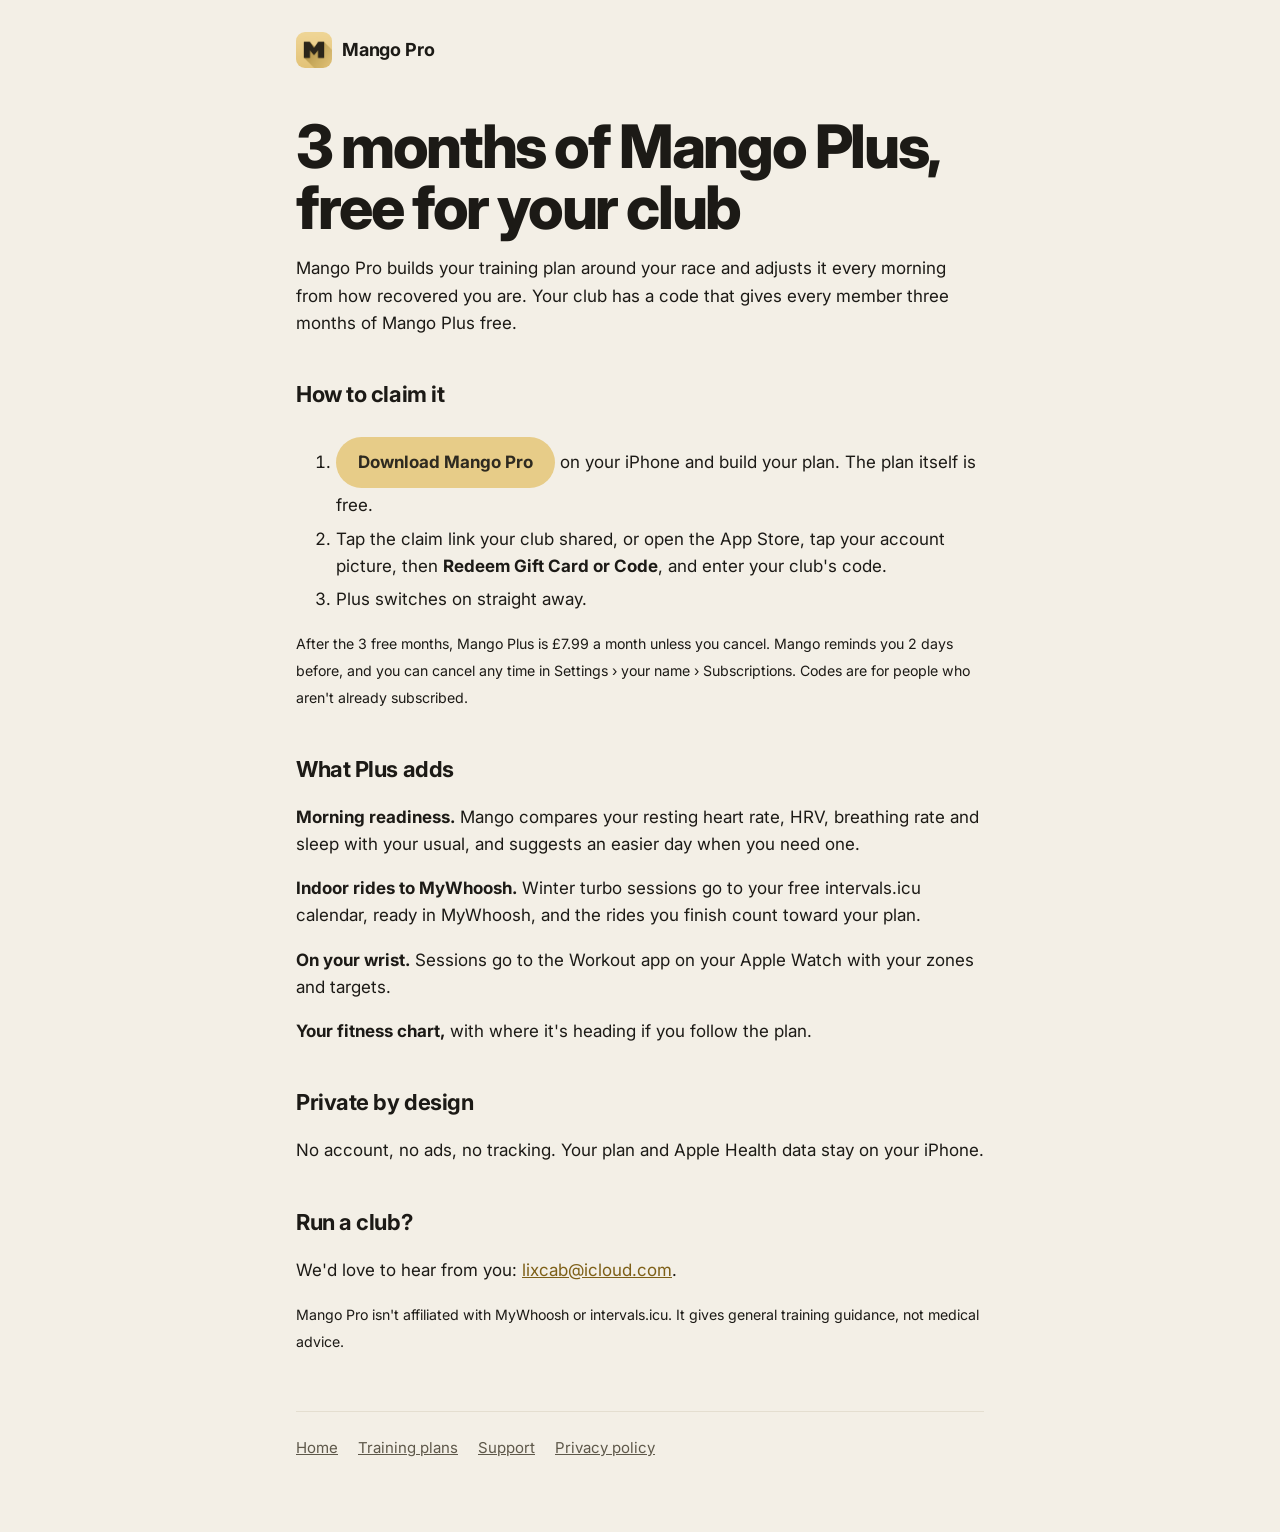
<file: clubs/index.html>
<!doctype html>
<html lang="en">
<head>
<meta charset="utf-8"><meta name="viewport" content="width=device-width, initial-scale=1">
<title>Mango Pro for Clubs: Free Plus for Members | Mango Pro</title>
<meta name="description" content="Club members get 3 months of Mango Plus free: a training plan that peaks on race day and adapts to your recovery every morning. Claim your club's code on iPhone.">
<link rel="canonical" href="https://mango-pro.app/clubs/">
<meta name="robots" content="noindex">
<meta name="apple-itunes-app" content="app-id=6837954154">
<meta property="og:title" content="Mango Pro for clubs"><meta property="og:description" content="3 months of Mango Plus free for club members.">
<meta property="og:image" content="https://mango-pro.app/social.png"><meta name="twitter:card" content="summary_large_image">
<link rel="preconnect" href="https://fonts.googleapis.com"><link rel="preconnect" href="https://fonts.gstatic.com" crossorigin>
<link rel="stylesheet" href="https://fonts.googleapis.com/css2?family=Inter:wght@400;500;600;700;800&display=swap">
<link rel="stylesheet" href="../style.css">
<style>.cta{display:inline-block;background:#E7CC88;color:#2E2A20;font-weight:700;padding:12px 22px;border-radius:999px;text-decoration:none;margin:8px 0 4px} ol li{margin:6px 0}</style>
</head>
<body><main>
<header><img src="../icon.png" alt=""><a href="../index.html">Mango Pro</a></header>
<h1>3 months of Mango Plus, free for your club</h1>
<p>Mango Pro builds your training plan around your race and adjusts it every morning from how recovered you are. Your club has a code that gives every member three months of Mango Plus free.</p>

<h2>How to claim it</h2>
<ol>
<li><a class="cta" href="https://apps.apple.com/app/id6837954154?pt=129814385&ct=clubs&mt=8">Download Mango Pro</a> on your iPhone and build your plan. The plan itself is free.</li>
<li>Tap the claim link your club shared, or open the App Store, tap your account picture, then <b>Redeem Gift Card or Code</b>, and enter your club's code.</li>
<li>Plus switches on straight away.</li>
</ol>
<p><small>After the 3 free months, Mango Plus is £7.99 a month unless you cancel. Mango reminds you 2 days before, and you can cancel any time in Settings › your name › Subscriptions. Codes are for people who aren't already subscribed.</small></p>

<h2>What Plus adds</h2>
<p><strong>Morning readiness.</strong> Mango compares your resting heart rate, HRV, breathing rate and sleep with your usual, and suggests an easier day when you need one.</p>
<p><strong>Indoor rides to MyWhoosh.</strong> Winter turbo sessions go to your free intervals.icu calendar, ready in MyWhoosh, and the rides you finish count toward your plan.</p>
<p><strong>On your wrist.</strong> Sessions go to the Workout app on your Apple Watch with your zones and targets.</p>
<p><strong>Your fitness chart,</strong> with where it's heading if you follow the plan.</p>

<h2>Private by design</h2>
<p>No account, no ads, no tracking. Your plan and Apple Health data stay on your iPhone.</p>

<h2>Run a club?</h2>
<p>We'd love to hear from you: <a href="mailto:lixcab@icloud.com">lixcab@icloud.com</a>.</p>
<p><small>Mango Pro isn't affiliated with MyWhoosh or intervals.icu. It gives general training guidance, not medical advice.</small></p>
<nav><a href="../index.html">Home</a><a href="../plans/">Training plans</a><a href="../support.html">Support</a><a href="../privacy.html">Privacy policy</a></nav>
</main></body>
</html>
</file>
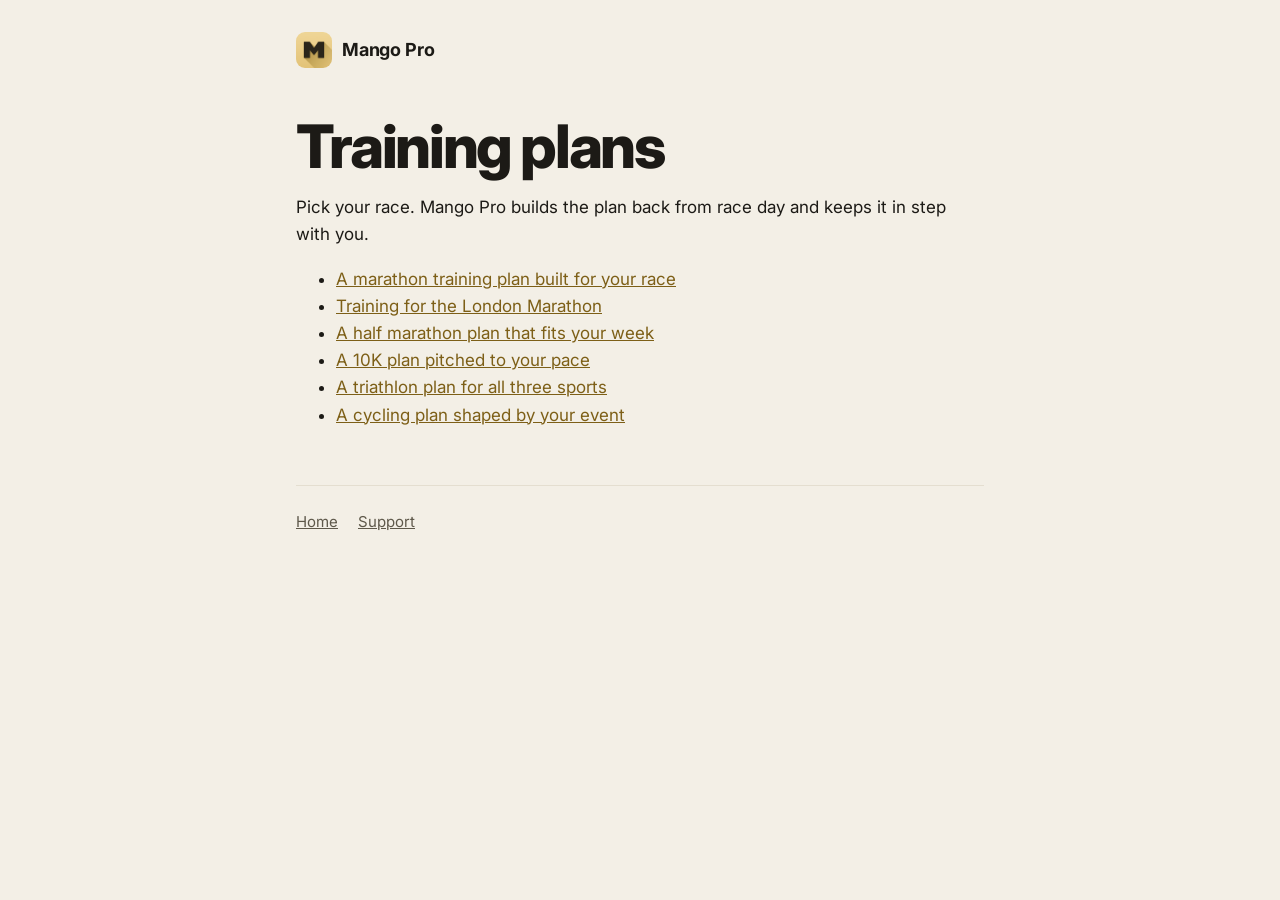
<file: plans/index.html>
<!doctype html>
<html lang="en"><head><meta charset="utf-8"><meta name="viewport" content="width=device-width, initial-scale=1">
<title>Training Plans: Marathon, Half, 10K, Triathlon and Cycling | Mango Pro</title>
<meta name="description" content="Training plans built for your race: marathon, half marathon, 10K, triathlon from sprint to full distance, and cycling gran fondos. Free on iPhone.">
<link rel="canonical" href="https://mango-pro.app/plans/">
<link rel="stylesheet" href="https://fonts.googleapis.com/css2?family=Inter:wght@400;500;600;700;800&display=swap"><link rel="stylesheet" href="../style.css">
</head><body><main><header><img src="../icon.png" alt=""><a href="../index.html">Mango Pro</a></header>
<h1>Training plans</h1><p>Pick your race. Mango Pro builds the plan back from race day and keeps it in step with you.</p>
<ul><li><a href="marathon-training-plan.html">A marathon training plan built for your race</a></li><li><a href="london-marathon-training-plan.html">Training for the London Marathon</a></li><li><a href="half-marathon-training-plan.html">A half marathon plan that fits your week</a></li><li><a href="10k-training-plan.html">A 10K plan pitched to your pace</a></li><li><a href="triathlon-training-plan.html">A triathlon plan for all three sports</a></li><li><a href="cycling-training-plan.html">A cycling plan shaped by your event</a></li></ul><nav><a href="../index.html">Home</a><a href="../support.html">Support</a></nav></main></body></html>
</file>
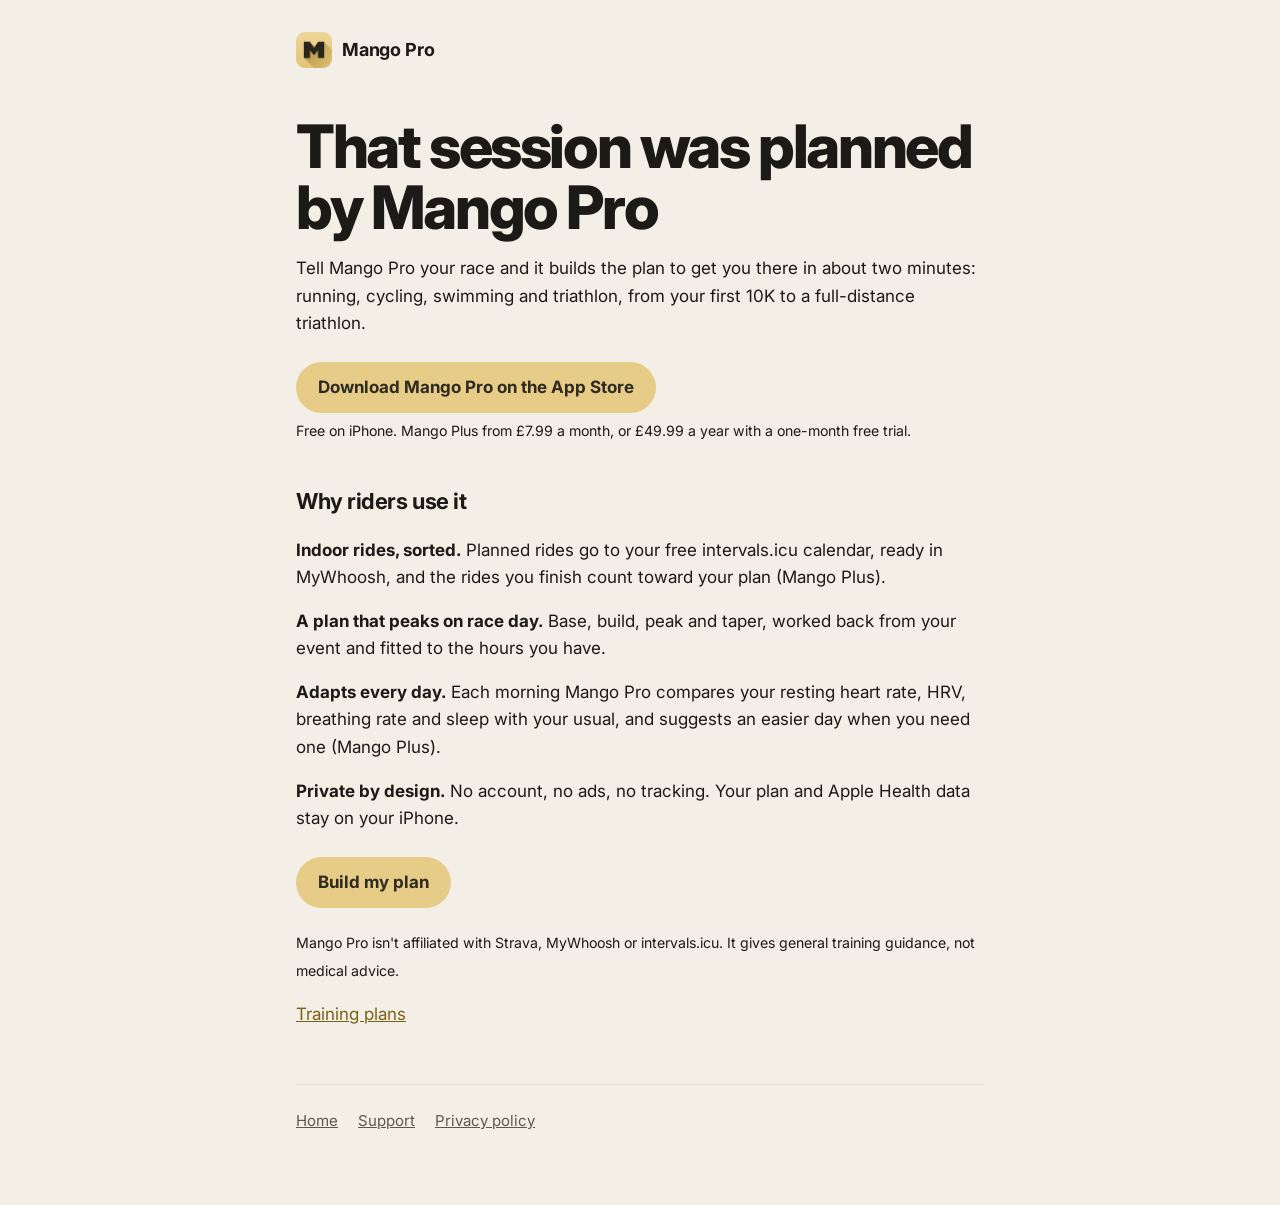
<file: strava/index.html>
<!doctype html>
<html lang="en">
<head>
<meta charset="utf-8"><meta name="viewport" content="width=device-width, initial-scale=1">
<title>Planned by Mango Pro: Training Plans for iPhone</title>
<meta name="description" content="That session was planned by Mango Pro: a training plan for marathon, triathlon and cycling that peaks on race day and adapts to your recovery every morning. Free on iPhone.">
<link rel="canonical" href="https://mango-pro.app/strava/">
<meta name="apple-itunes-app" content="app-id=6837954154">
<meta property="og:title" content="Planned by Mango Pro"><meta property="og:description" content="A training plan that peaks on race day and adapts to your recovery every morning. Free on iPhone.">
<meta property="og:image" content="https://mango-pro.app/social.png"><meta name="twitter:card" content="summary_large_image">
<link rel="preconnect" href="https://fonts.googleapis.com"><link rel="preconnect" href="https://fonts.gstatic.com" crossorigin>
<link rel="stylesheet" href="https://fonts.googleapis.com/css2?family=Inter:wght@400;500;600;700;800&display=swap">
<link rel="stylesheet" href="../style.css">
<style>.cta{display:inline-block;background:#E7CC88;color:#2E2A20;font-weight:700;padding:12px 22px;border-radius:999px;text-decoration:none;margin:8px 0 4px}</style>
</head>
<body><main>
<header><img src="../icon.png" alt=""><a href="../index.html">Mango Pro</a></header>
<h1>That session was planned by Mango Pro</h1>
<p>Tell Mango Pro your race and it builds the plan to get you there in about two minutes: running, cycling, swimming and triathlon, from your first 10K to a full-distance triathlon.</p>
<p><a class="cta" href="https://apps.apple.com/app/id6837954154?pt=129814385&ct=strava&mt=8">Download Mango Pro on the App Store</a><br><small>Free on iPhone. Mango Plus from £7.99 a month, or £49.99 a year with a one-month free trial.</small></p>

<h2>Why riders use it</h2>
<p><strong>Indoor rides, sorted.</strong> Planned rides go to your free intervals.icu calendar, ready in MyWhoosh, and the rides you finish count toward your plan (Mango Plus).</p>
<p><strong>A plan that peaks on race day.</strong> Base, build, peak and taper, worked back from your event and fitted to the hours you have.</p>
<p><strong>Adapts every day.</strong> Each morning Mango Pro compares your resting heart rate, HRV, breathing rate and sleep with your usual, and suggests an easier day when you need one (Mango Plus).</p>
<p><strong>Private by design.</strong> No account, no ads, no tracking. Your plan and Apple Health data stay on your iPhone.</p>

<p><a class="cta" href="https://apps.apple.com/app/id6837954154?pt=129814385&ct=strava&mt=8">Build my plan</a></p>
<p><small>Mango Pro isn't affiliated with Strava, MyWhoosh or intervals.icu. It gives general training guidance, not medical advice.</small></p>
<p class="more"><a href="../plans/">Training plans</a></p>
<nav><a href="../index.html">Home</a><a href="../support.html">Support</a><a href="../privacy.html">Privacy policy</a></nav>
</main></body>
</html>
</file>
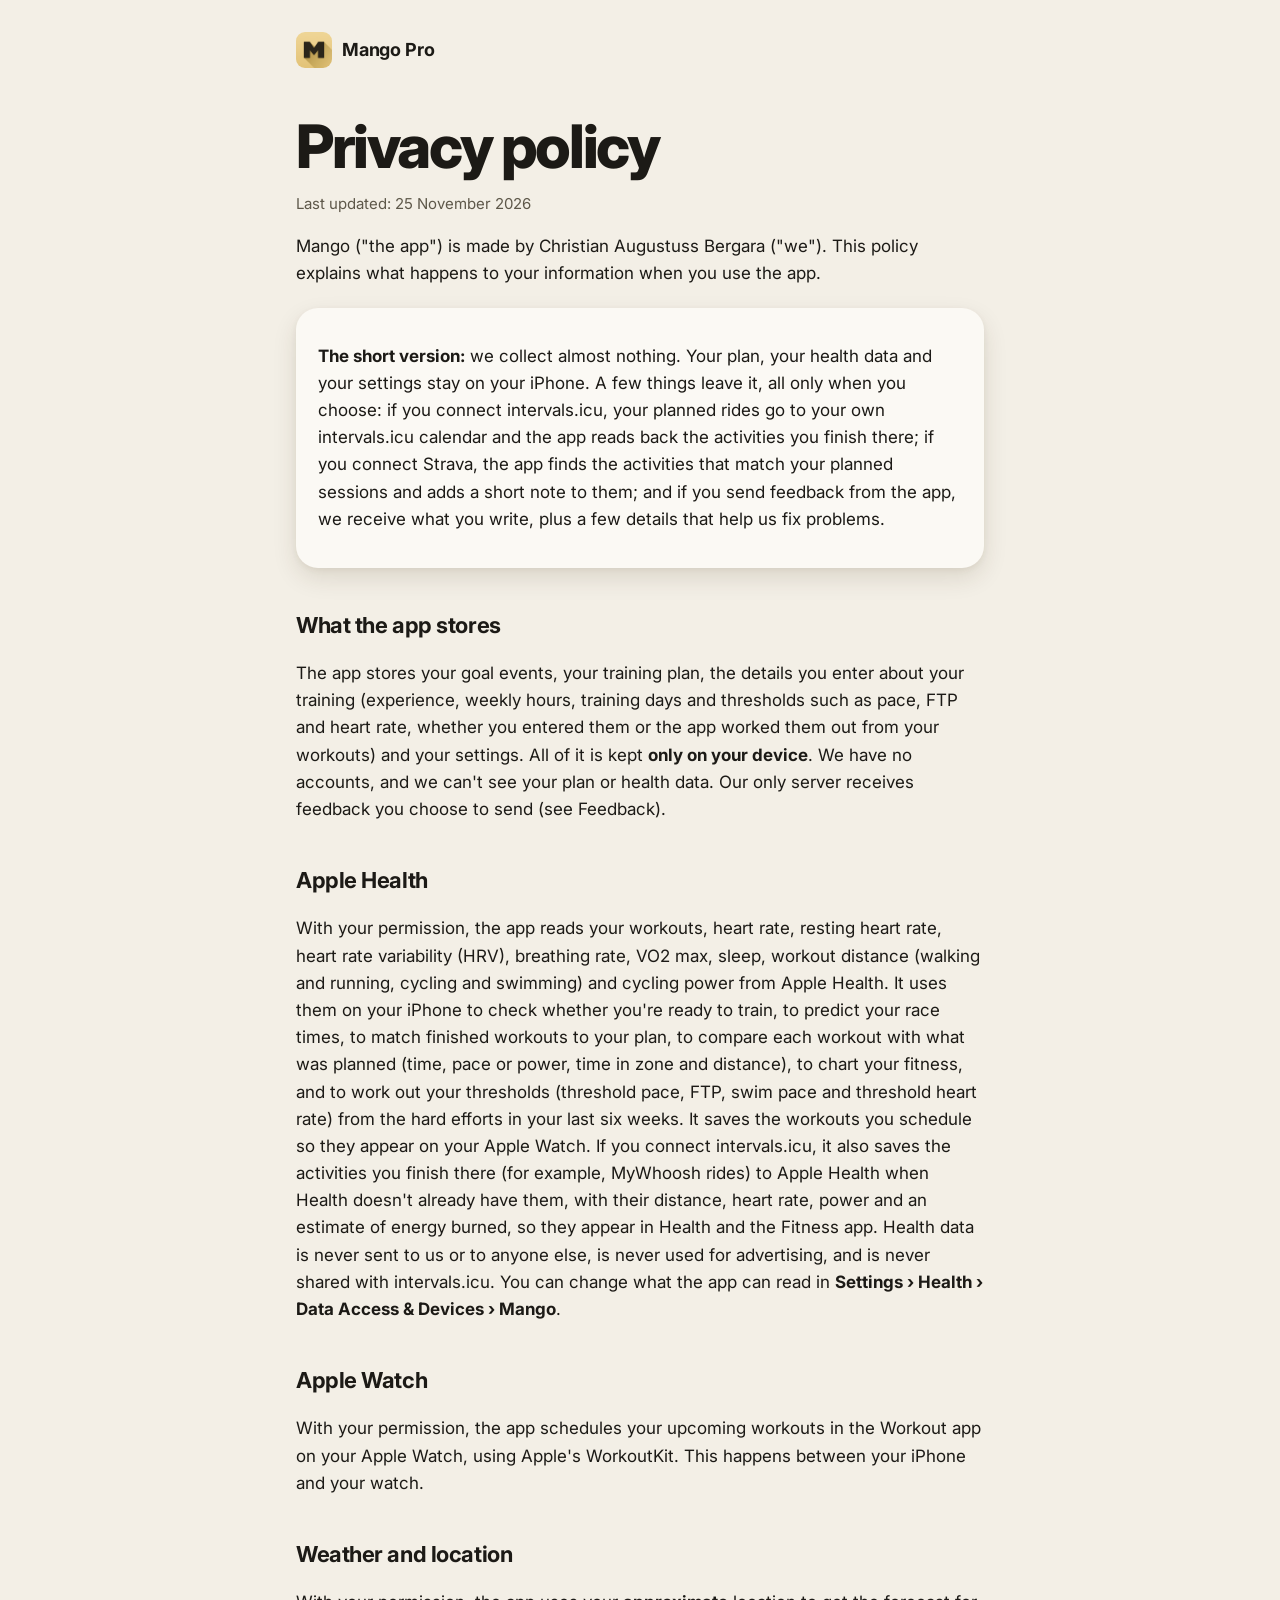
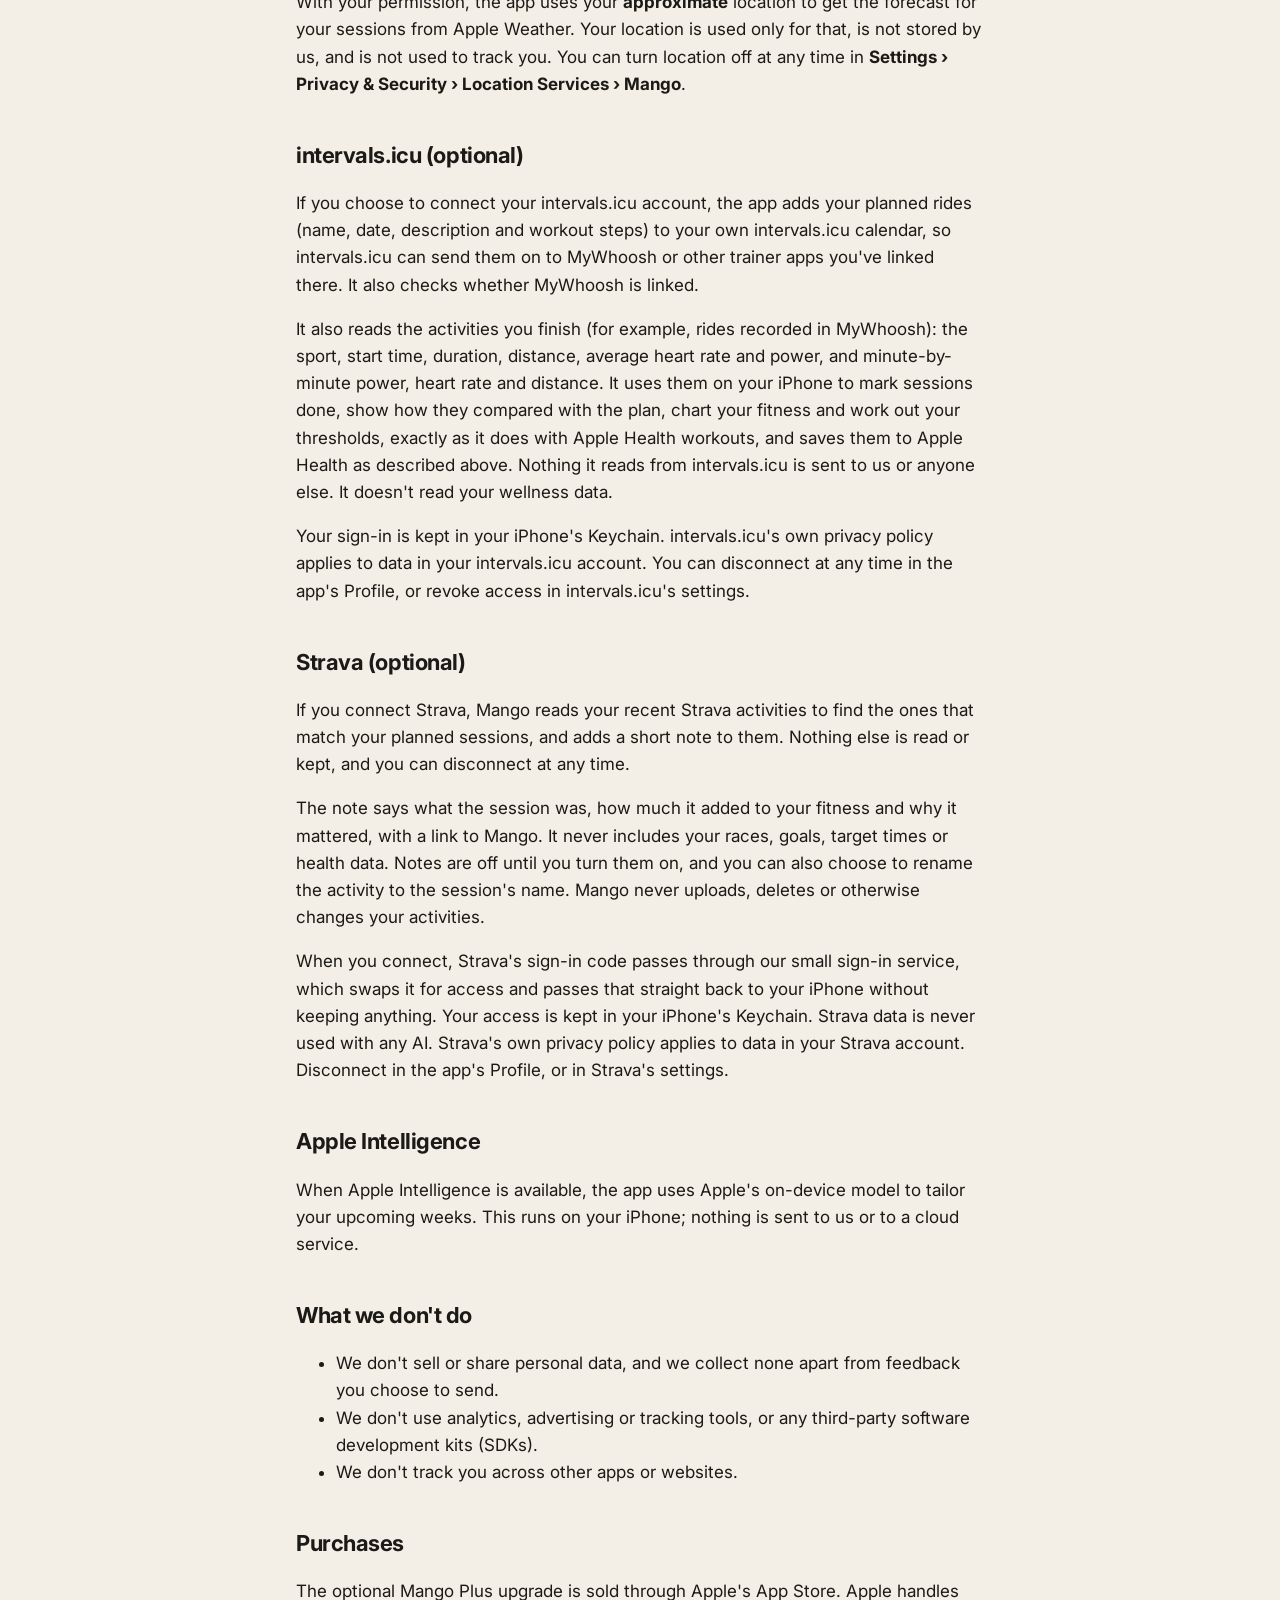
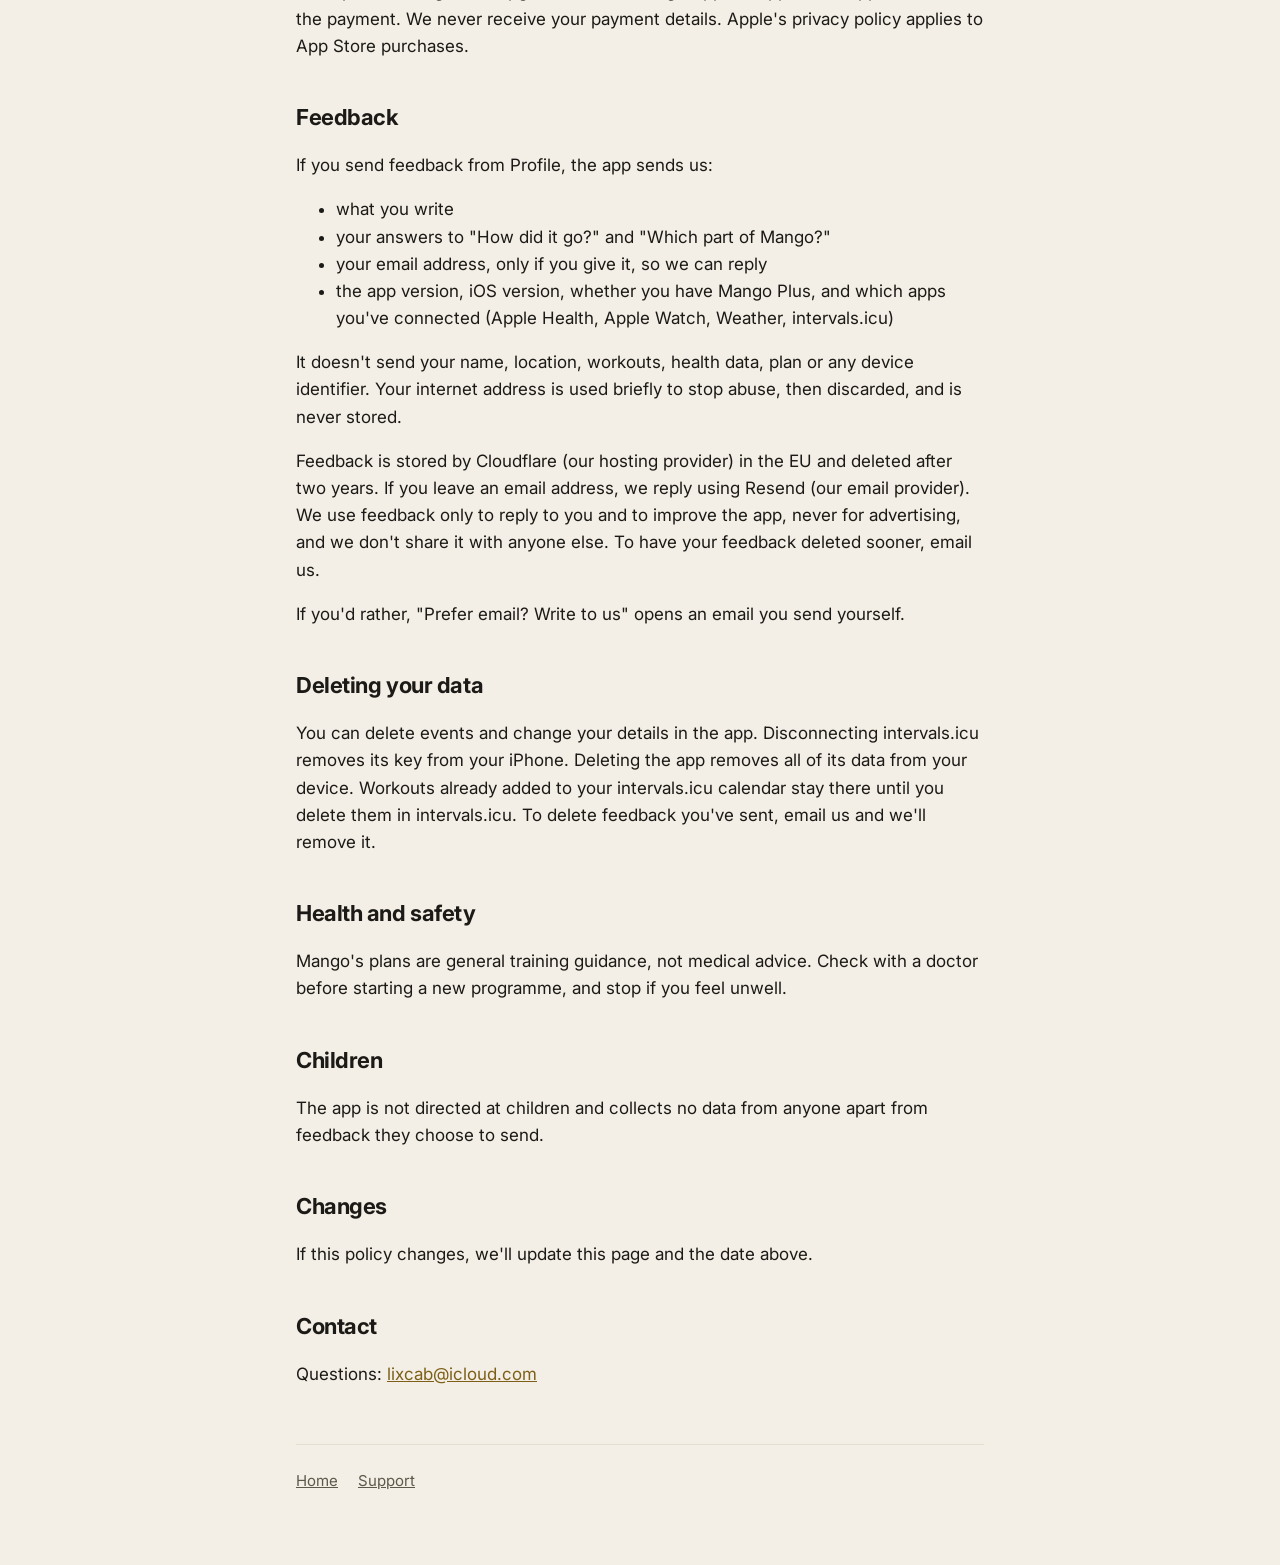
<file: privacy.html>
<!doctype html>
<html lang="en">
<head>
<meta charset="utf-8"><meta name="viewport" content="width=device-width, initial-scale=1">
<title>Mango Pro Privacy Policy</title>
<meta name="description" content="How Mango Pro handles your data: no account, no tracking, your plan and Apple Health data stay on your iPhone.">
<link rel="canonical" href="https://mango-pro.app/privacy.html">
<link rel="preconnect" href="https://fonts.googleapis.com"><link rel="preconnect" href="https://fonts.gstatic.com" crossorigin>
<link rel="stylesheet" href="https://fonts.googleapis.com/css2?family=Inter:wght@400;500;600;700;800&display=swap">
<link rel="stylesheet" href="style.css">
</head>
<body><main>
<header><img src="icon.png" alt=""><a href="index.html">Mango Pro</a></header>
<h1>Privacy policy</h1>
<p class="muted">Last updated: 25 November 2026</p>
<p>Mango ("the app") is made by Christian Augustuss Bergara ("we"). This policy explains what happens to your information when you use the app.</p>

<div class="card"><p><strong>The short version:</strong> we collect almost nothing. Your plan, your health data and your settings stay on your iPhone. A few things leave it, all only when you choose: if you connect intervals.icu, your planned rides go to your own intervals.icu calendar and the app reads back the activities you finish there; if you connect Strava, the app finds the activities that match your planned sessions and adds a short note to them; and if you send feedback from the app, we receive what you write, plus a few details that help us fix problems.</p></div>

<h2>What the app stores</h2>
<p>The app stores your goal events, your training plan, the details you enter about your training (experience, weekly hours, training days and thresholds such as pace, FTP and heart rate, whether you entered them or the app worked them out from your workouts) and your settings. All of it is kept <strong>only on your device</strong>. We have no accounts, and we can't see your plan or health data. Our only server receives feedback you choose to send (see Feedback).</p>

<h2>Apple Health</h2>
<p>With your permission, the app reads your workouts, heart rate, resting heart rate, heart rate variability (HRV), breathing rate, VO2 max, sleep, workout distance (walking and running, cycling and swimming) and cycling power from Apple Health. It uses them on your iPhone to check whether you're ready to train, to predict your race times, to match finished workouts to your plan, to compare each workout with what was planned (time, pace or power, time in zone and distance), to chart your fitness, and to work out your thresholds (threshold pace, FTP, swim pace and threshold heart rate) from the hard efforts in your last six weeks. It saves the workouts you schedule so they appear on your Apple Watch. If you connect intervals.icu, it also saves the activities you finish there (for example, MyWhoosh rides) to Apple Health when Health doesn't already have them, with their distance, heart rate, power and an estimate of energy burned, so they appear in Health and the Fitness app. Health data is never sent to us or to anyone else, is never used for advertising, and is never shared with intervals.icu. You can change what the app can read in <strong>Settings › Health › Data Access &amp; Devices › Mango</strong>.</p>

<h2>Apple Watch</h2>
<p>With your permission, the app schedules your upcoming workouts in the Workout app on your Apple Watch, using Apple's WorkoutKit. This happens between your iPhone and your watch.</p>

<h2>Weather and location</h2>
<p>With your permission, the app uses your <strong>approximate</strong> location to get the forecast for your sessions from Apple Weather. Your location is used only for that, is not stored by us, and is not used to track you. You can turn location off at any time in <strong>Settings › Privacy &amp; Security › Location Services › Mango</strong>.</p>

<h2>intervals.icu (optional)</h2>
<p>If you choose to connect your intervals.icu account, the app adds your planned rides (name, date, description and workout steps) to your own intervals.icu calendar, so intervals.icu can send them on to MyWhoosh or other trainer apps you've linked there. It also checks whether MyWhoosh is linked.</p>
<p>It also reads the activities you finish (for example, rides recorded in MyWhoosh): the sport, start time, duration, distance, average heart rate and power, and minute-by-minute power, heart rate and distance. It uses them on your iPhone to mark sessions done, show how they compared with the plan, chart your fitness and work out your thresholds, exactly as it does with Apple Health workouts, and saves them to Apple Health as described above. Nothing it reads from intervals.icu is sent to us or anyone else. It doesn't read your wellness data.</p>
<p>Your sign-in is kept in your iPhone's Keychain. intervals.icu's own privacy policy applies to data in your intervals.icu account. You can disconnect at any time in the app's Profile, or revoke access in intervals.icu's settings.</p>

<h2>Strava (optional)</h2>
<p>If you connect Strava, Mango reads your recent Strava activities to find the ones that match your planned sessions, and adds a short note to them. Nothing else is read or kept, and you can disconnect at any time.</p>
<p>The note says what the session was, how much it added to your fitness and why it mattered, with a link to Mango. It never includes your races, goals, target times or health data. Notes are off until you turn them on, and you can also choose to rename the activity to the session's name. Mango never uploads, deletes or otherwise changes your activities.</p>
<p>When you connect, Strava's sign-in code passes through our small sign-in service, which swaps it for access and passes that straight back to your iPhone without keeping anything. Your access is kept in your iPhone's Keychain. Strava data is never used with any AI. Strava's own privacy policy applies to data in your Strava account. Disconnect in the app's Profile, or in Strava's settings.</p>

<h2>Apple Intelligence</h2>
<p>When Apple Intelligence is available, the app uses Apple's on-device model to tailor your upcoming weeks. This runs on your iPhone; nothing is sent to us or to a cloud service.</p>

<h2>What we don't do</h2>
<ul>
<li>We don't sell or share personal data, and we collect none apart from feedback you choose to send.</li>
<li>We don't use analytics, advertising or tracking tools, or any third-party software development kits (SDKs).</li>
<li>We don't track you across other apps or websites.</li>
</ul>

<h2>Purchases</h2>
<p>The optional Mango Plus upgrade is sold through Apple's App Store. Apple handles the payment. We never receive your payment details. Apple's privacy policy applies to App Store purchases.</p>

<h2>Feedback</h2>
<p>If you send feedback from Profile, the app sends us:</p>
<ul>
<li>what you write</li>
<li>your answers to "How did it go?" and "Which part of Mango?"</li>
<li>your email address, only if you give it, so we can reply</li>
<li>the app version, iOS version, whether you have Mango Plus, and which apps you've connected (Apple Health, Apple Watch, Weather, intervals.icu)</li>
</ul>
<p>It doesn't send your name, location, workouts, health data, plan or any device identifier. Your internet address is used briefly to stop abuse, then discarded, and is never stored.</p>
<p>Feedback is stored by Cloudflare (our hosting provider) in the EU and deleted after two years. If you leave an email address, we reply using Resend (our email provider). We use feedback only to reply to you and to improve the app, never for advertising, and we don't share it with anyone else. To have your feedback deleted sooner, email us.</p>
<p>If you'd rather, "Prefer email? Write to us" opens an email you send yourself.</p>

<h2>Deleting your data</h2>
<p>You can delete events and change your details in the app. Disconnecting intervals.icu removes its key from your iPhone. Deleting the app removes all of its data from your device. Workouts already added to your intervals.icu calendar stay there until you delete them in intervals.icu. To delete feedback you've sent, email us and we'll remove it.</p>

<h2>Health and safety</h2>
<p>Mango's plans are general training guidance, not medical advice. Check with a doctor before starting a new programme, and stop if you feel unwell.</p>

<h2>Children</h2>
<p>The app is not directed at children and collects no data from anyone apart from feedback they choose to send.</p>

<h2>Changes</h2>
<p>If this policy changes, we'll update this page and the date above.</p>

<h2>Contact</h2>
<p>Questions: <a href="mailto:lixcab@icloud.com">lixcab@icloud.com</a></p>

<nav><a href="index.html">Home</a><a href="support.html">Support</a></nav>
</main></body>
</html>
</file>
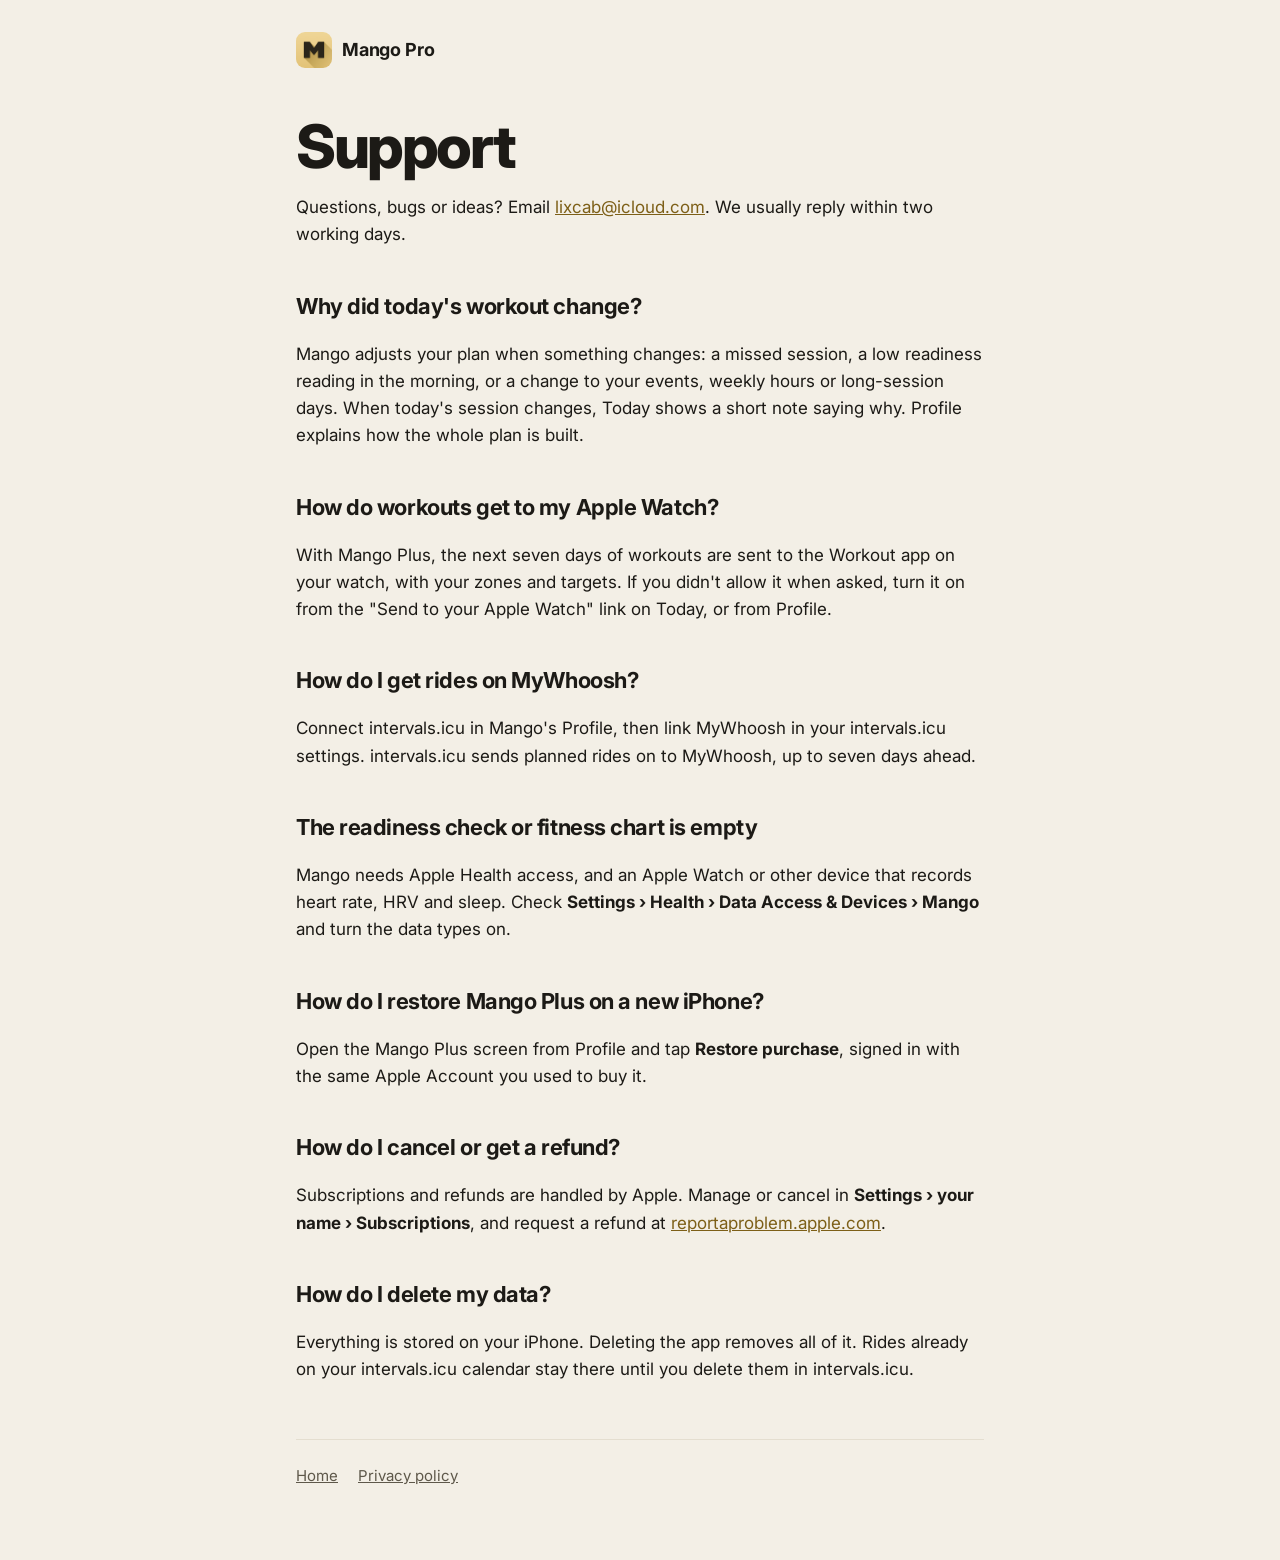
<file: support.html>
<!doctype html>
<html lang="en">
<head>
<meta charset="utf-8"><meta name="viewport" content="width=device-width, initial-scale=1">
<title>Mango Pro Support: help with training plans, Apple Watch and MyWhoosh</title>
<meta name="description" content="Help with Mango Pro: setting up your training plan, Apple Health and Apple Watch, intervals.icu and MyWhoosh, and Mango Plus. Contact us any time.">
<link rel="canonical" href="https://mango-pro.app/support.html">
<link rel="preconnect" href="https://fonts.googleapis.com"><link rel="preconnect" href="https://fonts.gstatic.com" crossorigin>
<link rel="stylesheet" href="https://fonts.googleapis.com/css2?family=Inter:wght@400;500;600;700;800&display=swap">
<link rel="stylesheet" href="style.css">
</head>
<body><main>
<header><img src="icon.png" alt=""><a href="index.html">Mango Pro</a></header>
<h1>Support</h1>
<p>Questions, bugs or ideas? Email <a href="mailto:lixcab@icloud.com">lixcab@icloud.com</a>. We usually reply within two working days.</p>

<h2>Why did today's workout change?</h2>
<p>Mango adjusts your plan when something changes: a missed session, a low readiness reading in the morning, or a change to your events, weekly hours or long-session days. When today's session changes, Today shows a short note saying why. Profile explains how the whole plan is built.</p>

<h2>How do workouts get to my Apple Watch?</h2>
<p>With Mango Plus, the next seven days of workouts are sent to the Workout app on your watch, with your zones and targets. If you didn't allow it when asked, turn it on from the "Send to your Apple Watch" link on Today, or from Profile.</p>

<h2>How do I get rides on MyWhoosh?</h2>
<p>Connect intervals.icu in Mango's Profile, then link MyWhoosh in your intervals.icu settings. intervals.icu sends planned rides on to MyWhoosh, up to seven days ahead.</p>

<h2>The readiness check or fitness chart is empty</h2>
<p>Mango needs Apple Health access, and an Apple Watch or other device that records heart rate, HRV and sleep. Check <strong>Settings › Health › Data Access &amp; Devices › Mango</strong> and turn the data types on.</p>

<h2>How do I restore Mango Plus on a new iPhone?</h2>
<p>Open the Mango Plus screen from Profile and tap <strong>Restore purchase</strong>, signed in with the same Apple Account you used to buy it.</p>

<h2>How do I cancel or get a refund?</h2>
<p>Subscriptions and refunds are handled by Apple. Manage or cancel in <strong>Settings › your name › Subscriptions</strong>, and request a refund at <a href="https://reportaproblem.apple.com">reportaproblem.apple.com</a>.</p>

<h2>How do I delete my data?</h2>
<p>Everything is stored on your iPhone. Deleting the app removes all of it. Rides already on your intervals.icu calendar stay there until you delete them in intervals.icu.</p>

<nav><a href="index.html">Home</a><a href="privacy.html">Privacy policy</a></nav>
</main></body>
</html>
</file>
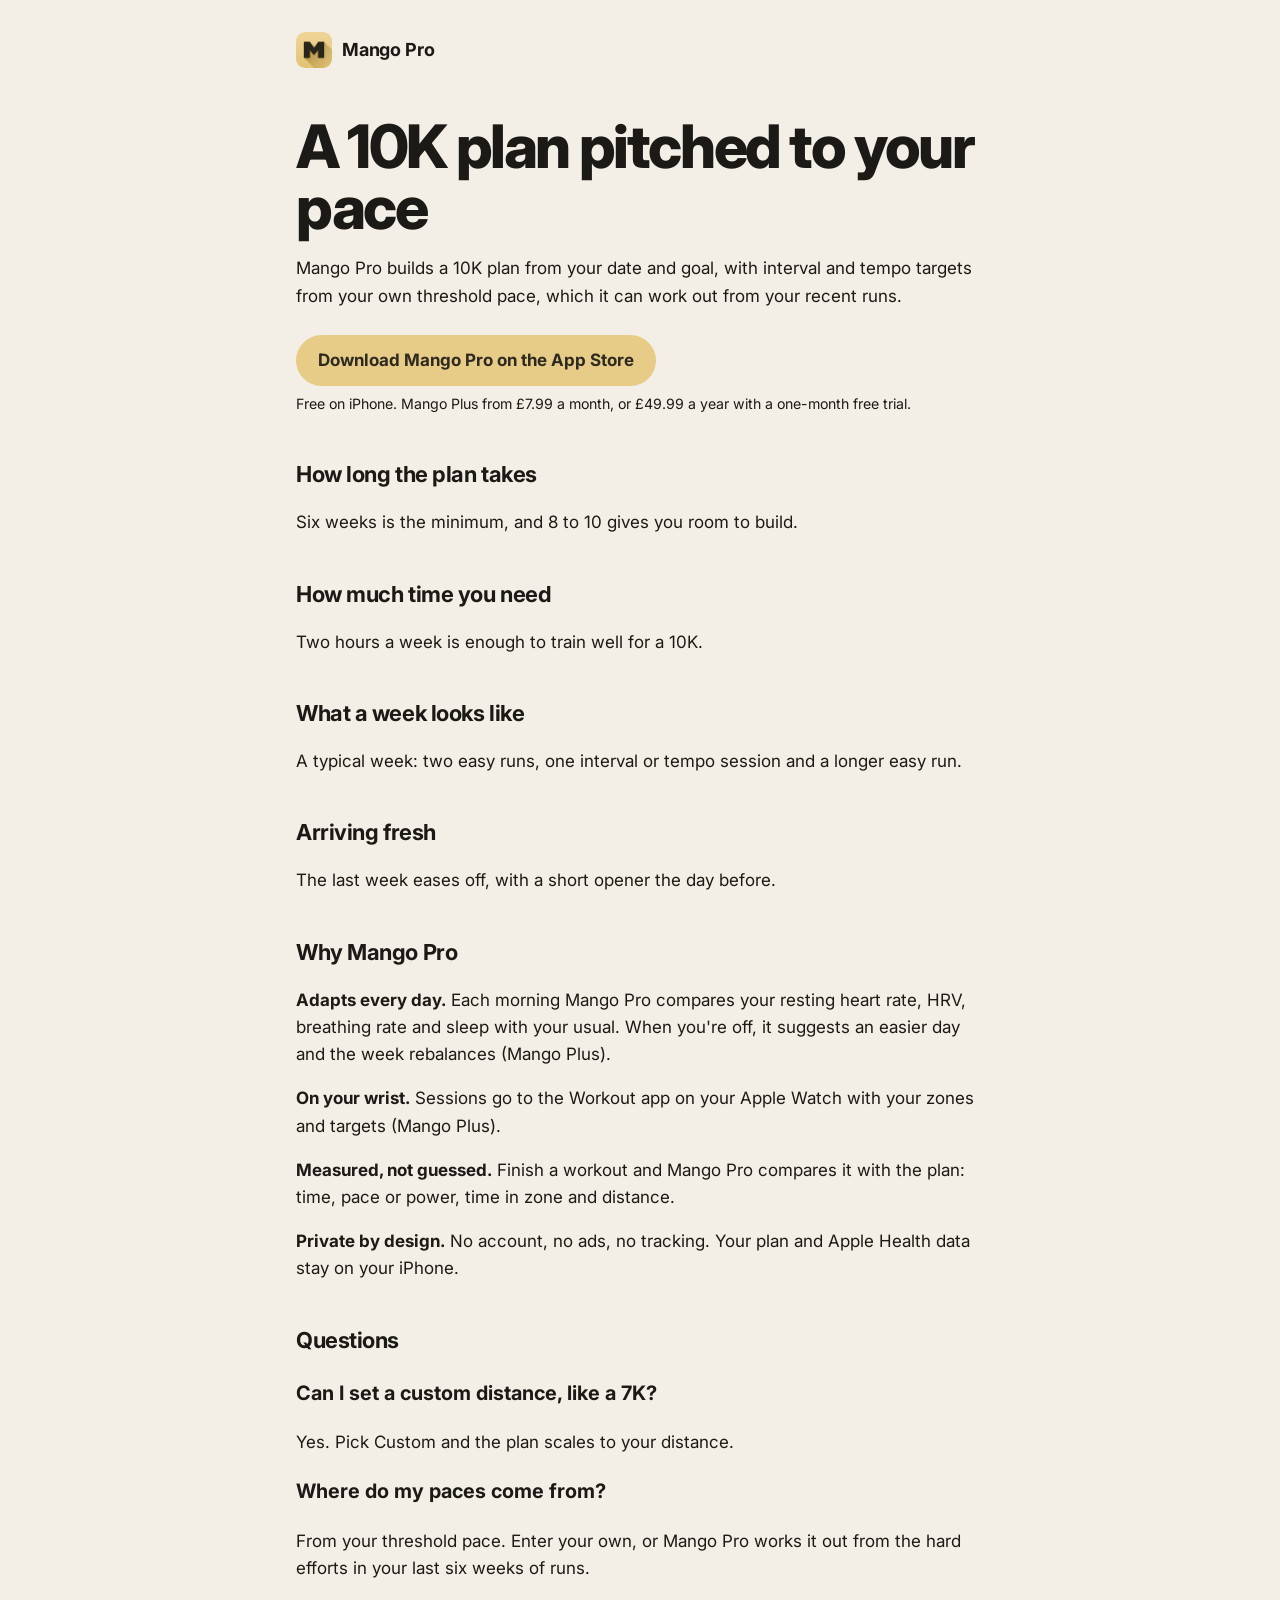
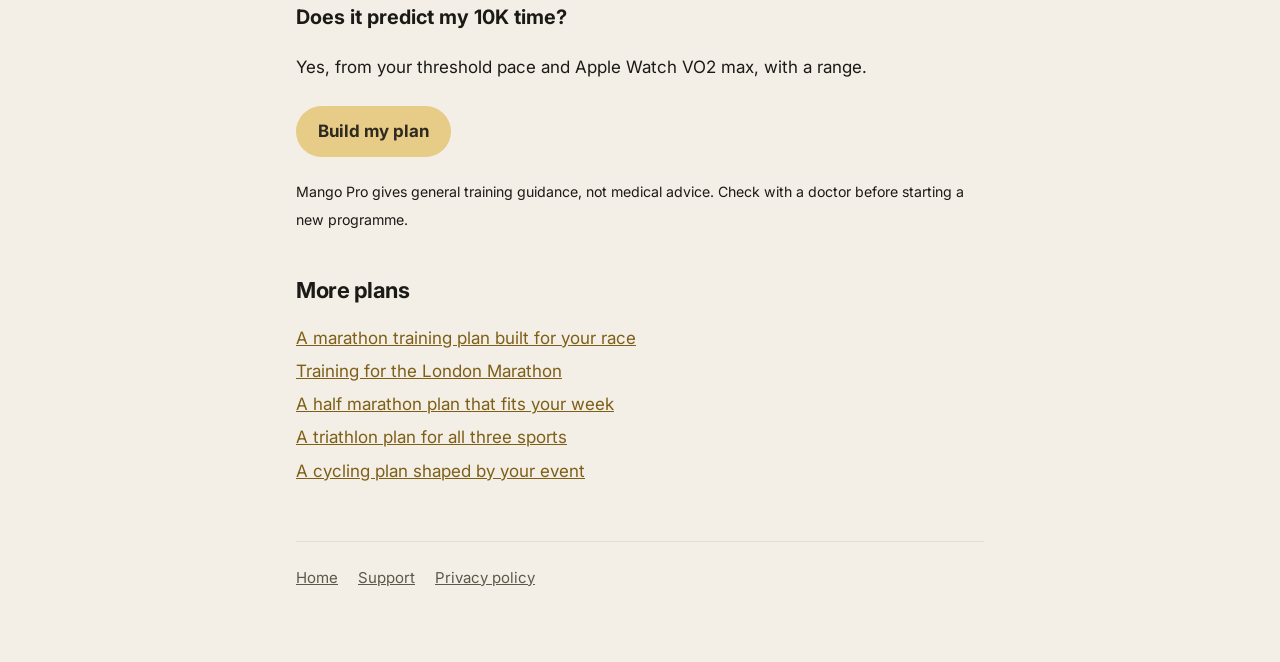
<file: plans/10k-training-plan.html>
<!doctype html>
<html lang="en">
<head>
<meta charset="utf-8"><meta name="viewport" content="width=device-width, initial-scale=1">
<title>10K Training Plan App: Faster 10K on iPhone | Mango Pro</title>
<meta name="description" content="A 10K training plan built from your race date and goal time, with intervals and tempo runs pitched to your threshold pace. Free on iPhone, with Apple Watch workouts in Mango Plus.">
<link rel="canonical" href="https://mango-pro.app/plans/10k-training-plan.html">
<meta name="apple-itunes-app" content="app-id=6837954154">
<meta property="og:title" content="10K Training Plan App: Faster 10K on iPhone | Mango Pro"><meta property="og:description" content="A 10K training plan built from your race date and goal time, with intervals and tempo runs pitched to your threshold pace. Free on iPhone, with Apple Watch workouts in Mango Plus.">
<meta property="og:image" content="https://mango-pro.app/social.png"><meta name="twitter:card" content="summary_large_image">
<link rel="preconnect" href="https://fonts.googleapis.com"><link rel="preconnect" href="https://fonts.gstatic.com" crossorigin>
<link rel="stylesheet" href="https://fonts.googleapis.com/css2?family=Inter:wght@400;500;600;700;800&display=swap">
<link rel="stylesheet" href="../style.css">
<style>.cta{display:inline-block;background:#E7CC88;color:#2E2A20;font-weight:700;padding:12px 22px;border-radius:999px;text-decoration:none;margin:8px 0 4px} .more a{display:block;margin:6px 0}</style>
<script type="application/ld+json">{"@context": "https://schema.org", "@type": "FAQPage", "mainEntity": [{"@type": "Question", "name": "Can I set a custom distance, like a 7K?", "acceptedAnswer": {"@type": "Answer", "text": "Yes. Pick Custom and the plan scales to your distance."}}, {"@type": "Question", "name": "Where do my paces come from?", "acceptedAnswer": {"@type": "Answer", "text": "From your threshold pace. Enter your own, or Mango Pro works it out from the hard efforts in your last six weeks of runs."}}, {"@type": "Question", "name": "Does it predict my 10K time?", "acceptedAnswer": {"@type": "Answer", "text": "Yes, from your threshold pace and Apple Watch VO2 max, with a range."}}]}</script>
</head>
<body><main>
<header><img src="../icon.png" alt=""><a href="../index.html">Mango Pro</a></header>
<h1>A 10K plan pitched to your pace</h1>
<p>Mango Pro builds a 10K plan from your date and goal, with interval and tempo targets from your own threshold pace, which it can work out from your recent runs.</p>
<p><a class="cta" href="https://apps.apple.com/app/id6837954154?pt=129814385&ct=site-10k&mt=8">Download Mango Pro on the App Store</a><br><small>Free on iPhone. Mango Plus from £7.99 a month, or £49.99 a year with a one-month free trial.</small></p>

<h2>How long the plan takes</h2>
<p>Six weeks is the minimum, and 8 to 10 gives you room to build.</p>
<h2>How much time you need</h2>
<p>Two hours a week is enough to train well for a 10K.</p>
<h2>What a week looks like</h2>
<p>A typical week: two easy runs, one interval or tempo session and a longer easy run.</p>
<h2>Arriving fresh</h2>
<p>The last week eases off, with a short opener the day before.</p>

<h2>Why Mango Pro</h2>
<p><strong>Adapts every day.</strong> Each morning Mango Pro compares your resting heart rate, HRV, breathing rate and sleep with your usual. When you&#x27;re off, it suggests an easier day and the week rebalances (Mango Plus).</p><p><strong>On your wrist.</strong> Sessions go to the Workout app on your Apple Watch with your zones and targets (Mango Plus).</p><p><strong>Measured, not guessed.</strong> Finish a workout and Mango Pro compares it with the plan: time, pace or power, time in zone and distance.</p><p><strong>Private by design.</strong> No account, no ads, no tracking. Your plan and Apple Health data stay on your iPhone.</p>

<h2>Questions</h2>
<h3>Can I set a custom distance, like a 7K?</h3><p>Yes. Pick Custom and the plan scales to your distance.</p><h3>Where do my paces come from?</h3><p>From your threshold pace. Enter your own, or Mango Pro works it out from the hard efforts in your last six weeks of runs.</p><h3>Does it predict my 10K time?</h3><p>Yes, from your threshold pace and Apple Watch VO2 max, with a range.</p>

<p><a class="cta" href="https://apps.apple.com/app/id6837954154?pt=129814385&ct=site-10k&mt=8">Build my plan</a></p>
<p><small>Mango Pro gives general training guidance, not medical advice. Check with a doctor before starting a new programme.</small></p>
<h2>More plans</h2>
<p class="more"><a href="marathon-training-plan.html">A marathon training plan built for your race</a><a href="london-marathon-training-plan.html">Training for the London Marathon</a><a href="half-marathon-training-plan.html">A half marathon plan that fits your week</a><a href="triathlon-training-plan.html">A triathlon plan for all three sports</a><a href="cycling-training-plan.html">A cycling plan shaped by your event</a></p>
<nav><a href="../index.html">Home</a><a href="../support.html">Support</a><a href="../privacy.html">Privacy policy</a></nav>
</main></body>
</html>
</file>
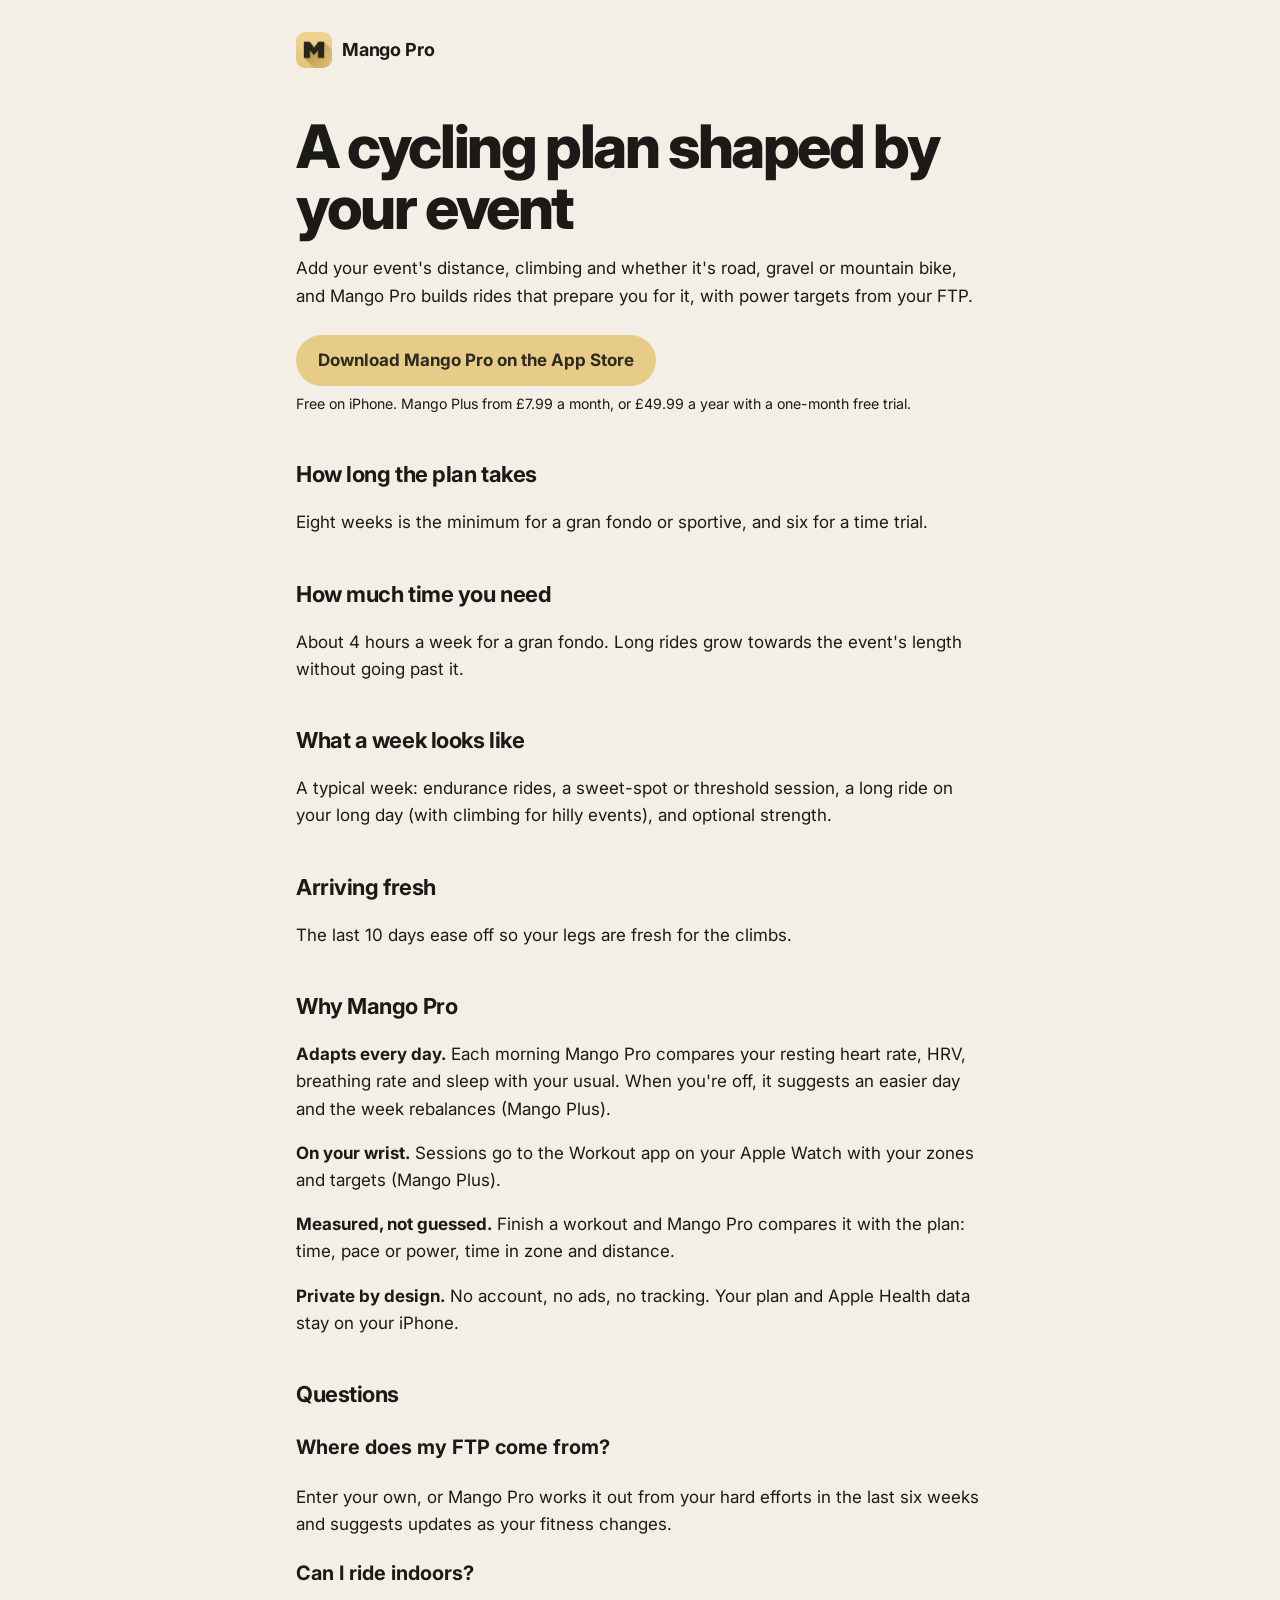
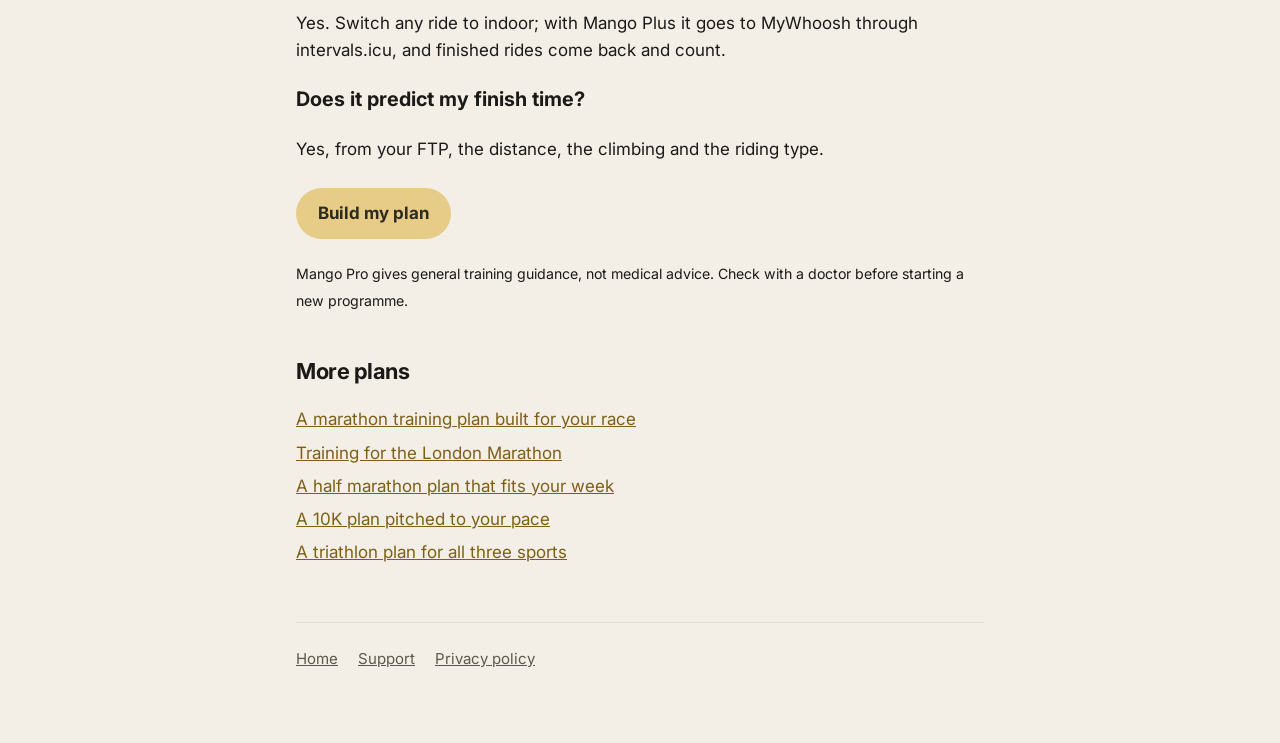
<file: plans/cycling-training-plan.html>
<!doctype html>
<html lang="en">
<head>
<meta charset="utf-8"><meta name="viewport" content="width=device-width, initial-scale=1">
<title>Cycling Training Plan App for Gran Fondos and Sportives | Mango Pro</title>
<meta name="description" content="A cycling plan for your gran fondo, sportive or time trial, shaped by distance, climbing and riding type. Power targets from your FTP, rides sent to MyWhoosh and Apple Watch. Free on iPhone.">
<link rel="canonical" href="https://mango-pro.app/plans/cycling-training-plan.html">
<meta name="apple-itunes-app" content="app-id=6837954154">
<meta property="og:title" content="Cycling Training Plan App for Gran Fondos and Sportives | Mango Pro"><meta property="og:description" content="A cycling plan for your gran fondo, sportive or time trial, shaped by distance, climbing and riding type. Power targets from your FTP, rides sent to MyWhoosh and Apple Watch. Free on iPhone.">
<meta property="og:image" content="https://mango-pro.app/social.png"><meta name="twitter:card" content="summary_large_image">
<link rel="preconnect" href="https://fonts.googleapis.com"><link rel="preconnect" href="https://fonts.gstatic.com" crossorigin>
<link rel="stylesheet" href="https://fonts.googleapis.com/css2?family=Inter:wght@400;500;600;700;800&display=swap">
<link rel="stylesheet" href="../style.css">
<style>.cta{display:inline-block;background:#E7CC88;color:#2E2A20;font-weight:700;padding:12px 22px;border-radius:999px;text-decoration:none;margin:8px 0 4px} .more a{display:block;margin:6px 0}</style>
<script type="application/ld+json">{"@context": "https://schema.org", "@type": "FAQPage", "mainEntity": [{"@type": "Question", "name": "Where does my FTP come from?", "acceptedAnswer": {"@type": "Answer", "text": "Enter your own, or Mango Pro works it out from your hard efforts in the last six weeks and suggests updates as your fitness changes."}}, {"@type": "Question", "name": "Can I ride indoors?", "acceptedAnswer": {"@type": "Answer", "text": "Yes. Switch any ride to indoor; with Mango Plus it goes to MyWhoosh through intervals.icu, and finished rides come back and count."}}, {"@type": "Question", "name": "Does it predict my finish time?", "acceptedAnswer": {"@type": "Answer", "text": "Yes, from your FTP, the distance, the climbing and the riding type."}}]}</script>
</head>
<body><main>
<header><img src="../icon.png" alt=""><a href="../index.html">Mango Pro</a></header>
<h1>A cycling plan shaped by your event</h1>
<p>Add your event&#x27;s distance, climbing and whether it&#x27;s road, gravel or mountain bike, and Mango Pro builds rides that prepare you for it, with power targets from your FTP.</p>
<p><a class="cta" href="https://apps.apple.com/app/id6837954154?pt=129814385&ct=site-cycling&mt=8&ppid=61453b96-1890-4500-905e-fe1c4f10e2d0">Download Mango Pro on the App Store</a><br><small>Free on iPhone. Mango Plus from £7.99 a month, or £49.99 a year with a one-month free trial.</small></p>

<h2>How long the plan takes</h2>
<p>Eight weeks is the minimum for a gran fondo or sportive, and six for a time trial.</p>
<h2>How much time you need</h2>
<p>About 4 hours a week for a gran fondo. Long rides grow towards the event&#x27;s length without going past it.</p>
<h2>What a week looks like</h2>
<p>A typical week: endurance rides, a sweet-spot or threshold session, a long ride on your long day (with climbing for hilly events), and optional strength.</p>
<h2>Arriving fresh</h2>
<p>The last 10 days ease off so your legs are fresh for the climbs.</p>

<h2>Why Mango Pro</h2>
<p><strong>Adapts every day.</strong> Each morning Mango Pro compares your resting heart rate, HRV, breathing rate and sleep with your usual. When you&#x27;re off, it suggests an easier day and the week rebalances (Mango Plus).</p><p><strong>On your wrist.</strong> Sessions go to the Workout app on your Apple Watch with your zones and targets (Mango Plus).</p><p><strong>Measured, not guessed.</strong> Finish a workout and Mango Pro compares it with the plan: time, pace or power, time in zone and distance.</p><p><strong>Private by design.</strong> No account, no ads, no tracking. Your plan and Apple Health data stay on your iPhone.</p>

<h2>Questions</h2>
<h3>Where does my FTP come from?</h3><p>Enter your own, or Mango Pro works it out from your hard efforts in the last six weeks and suggests updates as your fitness changes.</p><h3>Can I ride indoors?</h3><p>Yes. Switch any ride to indoor; with Mango Plus it goes to MyWhoosh through intervals.icu, and finished rides come back and count.</p><h3>Does it predict my finish time?</h3><p>Yes, from your FTP, the distance, the climbing and the riding type.</p>

<p><a class="cta" href="https://apps.apple.com/app/id6837954154?pt=129814385&ct=site-cycling&mt=8&ppid=61453b96-1890-4500-905e-fe1c4f10e2d0">Build my plan</a></p>
<p><small>Mango Pro gives general training guidance, not medical advice. Check with a doctor before starting a new programme.</small></p>
<h2>More plans</h2>
<p class="more"><a href="marathon-training-plan.html">A marathon training plan built for your race</a><a href="london-marathon-training-plan.html">Training for the London Marathon</a><a href="half-marathon-training-plan.html">A half marathon plan that fits your week</a><a href="10k-training-plan.html">A 10K plan pitched to your pace</a><a href="triathlon-training-plan.html">A triathlon plan for all three sports</a></p>
<nav><a href="../index.html">Home</a><a href="../support.html">Support</a><a href="../privacy.html">Privacy policy</a></nav>
</main></body>
</html>
</file>
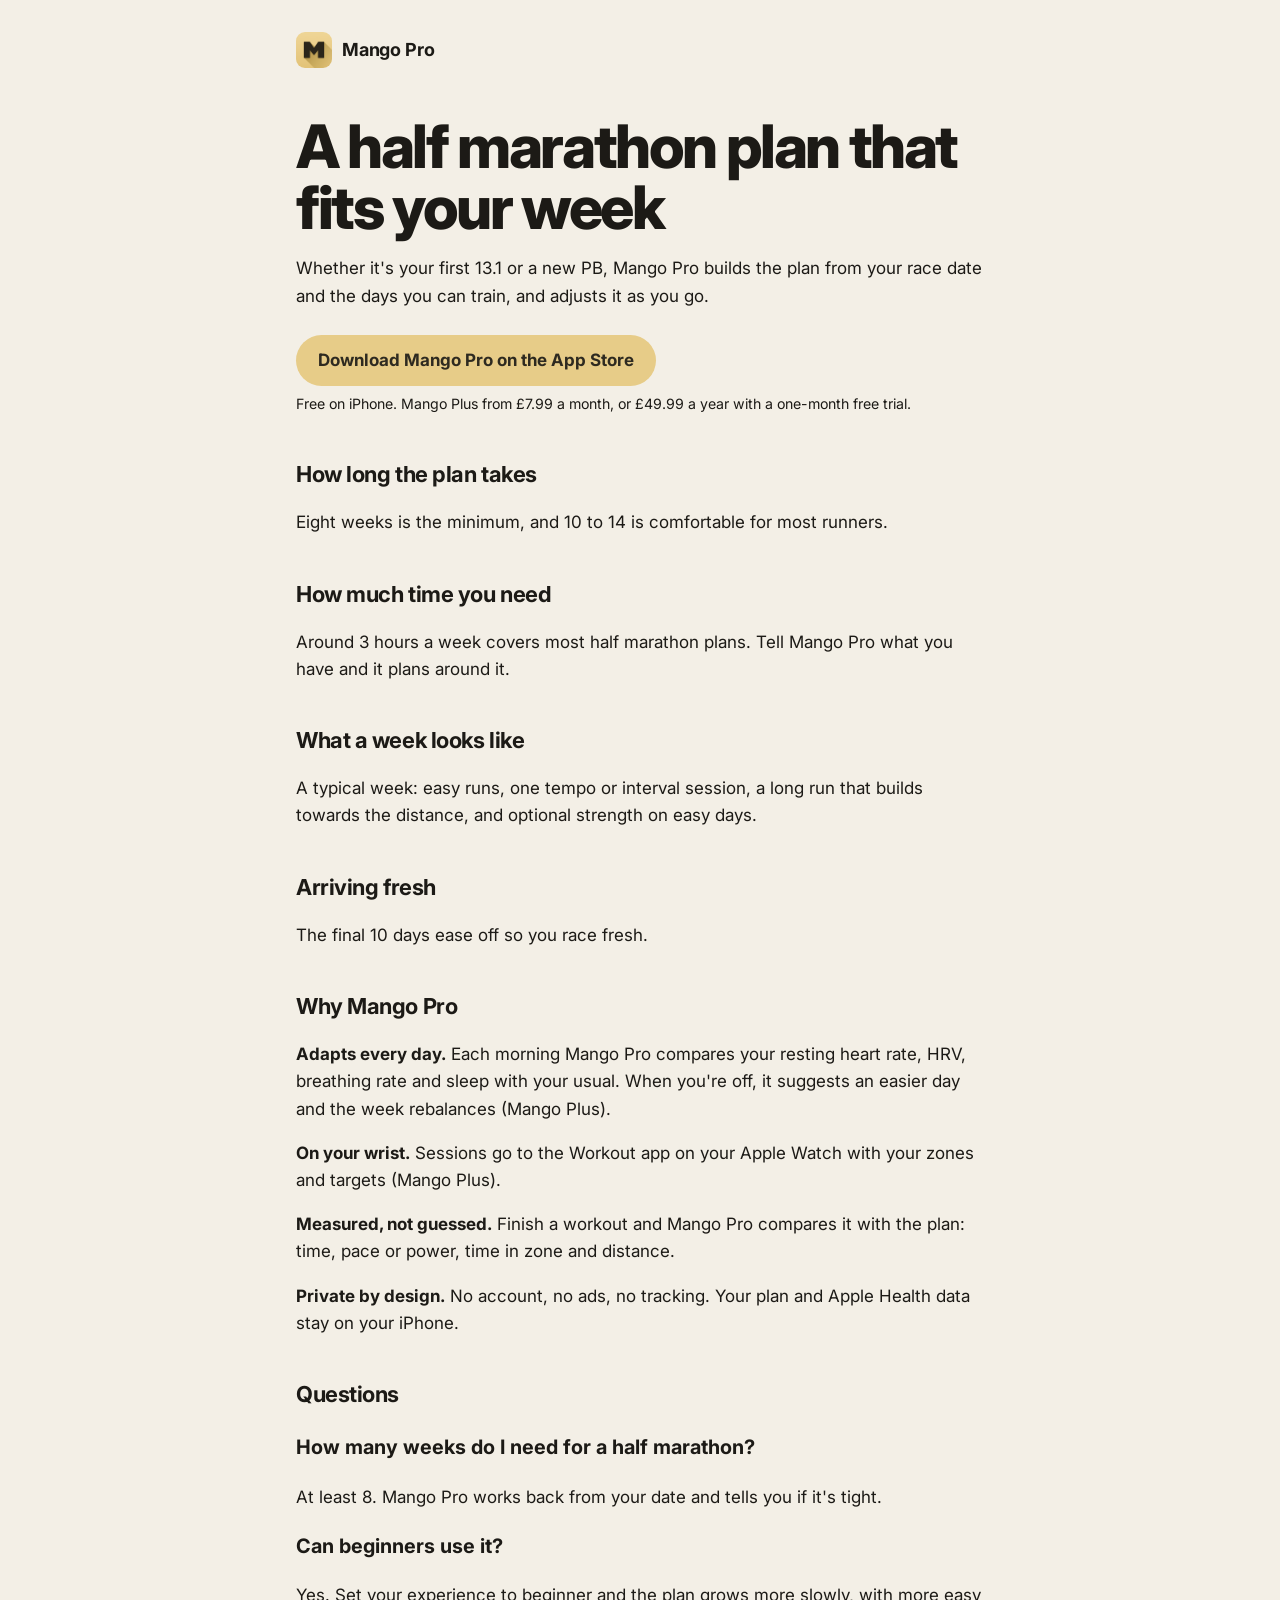
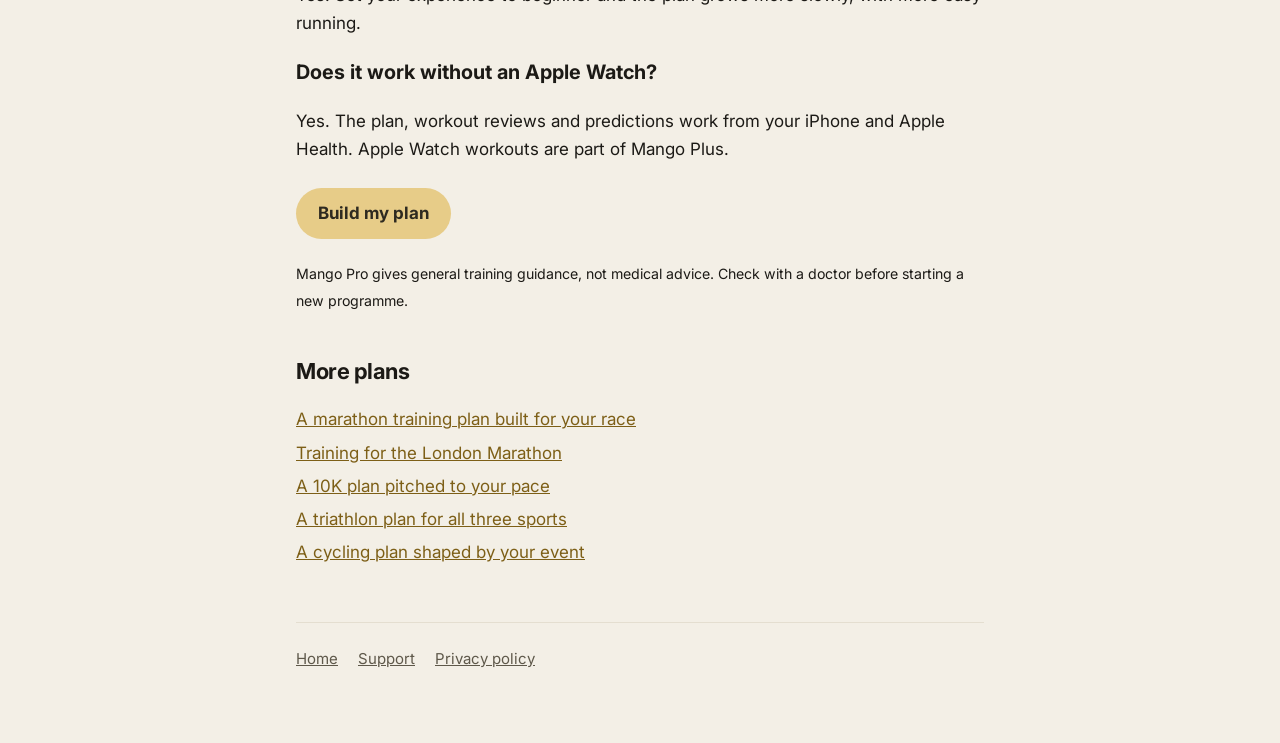
<file: plans/half-marathon-training-plan.html>
<!doctype html>
<html lang="en">
<head>
<meta charset="utf-8"><meta name="viewport" content="width=device-width, initial-scale=1">
<title>Half Marathon Training Plan App for iPhone and Apple Watch | Mango Pro</title>
<meta name="description" content="A half marathon plan from your race date, experience and weekly hours. It adapts to your recovery, sends workouts to Apple Watch and predicts your finish time. Free on iPhone.">
<link rel="canonical" href="https://mango-pro.app/plans/half-marathon-training-plan.html">
<meta name="apple-itunes-app" content="app-id=6837954154">
<meta property="og:title" content="Half Marathon Training Plan App for iPhone and Apple Watch | Mango Pro"><meta property="og:description" content="A half marathon plan from your race date, experience and weekly hours. It adapts to your recovery, sends workouts to Apple Watch and predicts your finish time. Free on iPhone.">
<meta property="og:image" content="https://mango-pro.app/social.png"><meta name="twitter:card" content="summary_large_image">
<link rel="preconnect" href="https://fonts.googleapis.com"><link rel="preconnect" href="https://fonts.gstatic.com" crossorigin>
<link rel="stylesheet" href="https://fonts.googleapis.com/css2?family=Inter:wght@400;500;600;700;800&display=swap">
<link rel="stylesheet" href="../style.css">
<style>.cta{display:inline-block;background:#E7CC88;color:#2E2A20;font-weight:700;padding:12px 22px;border-radius:999px;text-decoration:none;margin:8px 0 4px} .more a{display:block;margin:6px 0}</style>
<script type="application/ld+json">{"@context": "https://schema.org", "@type": "FAQPage", "mainEntity": [{"@type": "Question", "name": "How many weeks do I need for a half marathon?", "acceptedAnswer": {"@type": "Answer", "text": "At least 8. Mango Pro works back from your date and tells you if it's tight."}}, {"@type": "Question", "name": "Can beginners use it?", "acceptedAnswer": {"@type": "Answer", "text": "Yes. Set your experience to beginner and the plan grows more slowly, with more easy running."}}, {"@type": "Question", "name": "Does it work without an Apple Watch?", "acceptedAnswer": {"@type": "Answer", "text": "Yes. The plan, workout reviews and predictions work from your iPhone and Apple Health. Apple Watch workouts are part of Mango Plus."}}]}</script>
</head>
<body><main>
<header><img src="../icon.png" alt=""><a href="../index.html">Mango Pro</a></header>
<h1>A half marathon plan that fits your week</h1>
<p>Whether it&#x27;s your first 13.1 or a new PB, Mango Pro builds the plan from your race date and the days you can train, and adjusts it as you go.</p>
<p><a class="cta" href="https://apps.apple.com/app/id6837954154?pt=129814385&ct=site-half-marathon&mt=8">Download Mango Pro on the App Store</a><br><small>Free on iPhone. Mango Plus from £7.99 a month, or £49.99 a year with a one-month free trial.</small></p>

<h2>How long the plan takes</h2>
<p>Eight weeks is the minimum, and 10 to 14 is comfortable for most runners.</p>
<h2>How much time you need</h2>
<p>Around 3 hours a week covers most half marathon plans. Tell Mango Pro what you have and it plans around it.</p>
<h2>What a week looks like</h2>
<p>A typical week: easy runs, one tempo or interval session, a long run that builds towards the distance, and optional strength on easy days.</p>
<h2>Arriving fresh</h2>
<p>The final 10 days ease off so you race fresh.</p>

<h2>Why Mango Pro</h2>
<p><strong>Adapts every day.</strong> Each morning Mango Pro compares your resting heart rate, HRV, breathing rate and sleep with your usual. When you&#x27;re off, it suggests an easier day and the week rebalances (Mango Plus).</p><p><strong>On your wrist.</strong> Sessions go to the Workout app on your Apple Watch with your zones and targets (Mango Plus).</p><p><strong>Measured, not guessed.</strong> Finish a workout and Mango Pro compares it with the plan: time, pace or power, time in zone and distance.</p><p><strong>Private by design.</strong> No account, no ads, no tracking. Your plan and Apple Health data stay on your iPhone.</p>

<h2>Questions</h2>
<h3>How many weeks do I need for a half marathon?</h3><p>At least 8. Mango Pro works back from your date and tells you if it&#x27;s tight.</p><h3>Can beginners use it?</h3><p>Yes. Set your experience to beginner and the plan grows more slowly, with more easy running.</p><h3>Does it work without an Apple Watch?</h3><p>Yes. The plan, workout reviews and predictions work from your iPhone and Apple Health. Apple Watch workouts are part of Mango Plus.</p>

<p><a class="cta" href="https://apps.apple.com/app/id6837954154?pt=129814385&ct=site-half-marathon&mt=8">Build my plan</a></p>
<p><small>Mango Pro gives general training guidance, not medical advice. Check with a doctor before starting a new programme.</small></p>
<h2>More plans</h2>
<p class="more"><a href="marathon-training-plan.html">A marathon training plan built for your race</a><a href="london-marathon-training-plan.html">Training for the London Marathon</a><a href="10k-training-plan.html">A 10K plan pitched to your pace</a><a href="triathlon-training-plan.html">A triathlon plan for all three sports</a><a href="cycling-training-plan.html">A cycling plan shaped by your event</a></p>
<nav><a href="../index.html">Home</a><a href="../support.html">Support</a><a href="../privacy.html">Privacy policy</a></nav>
</main></body>
</html>
</file>
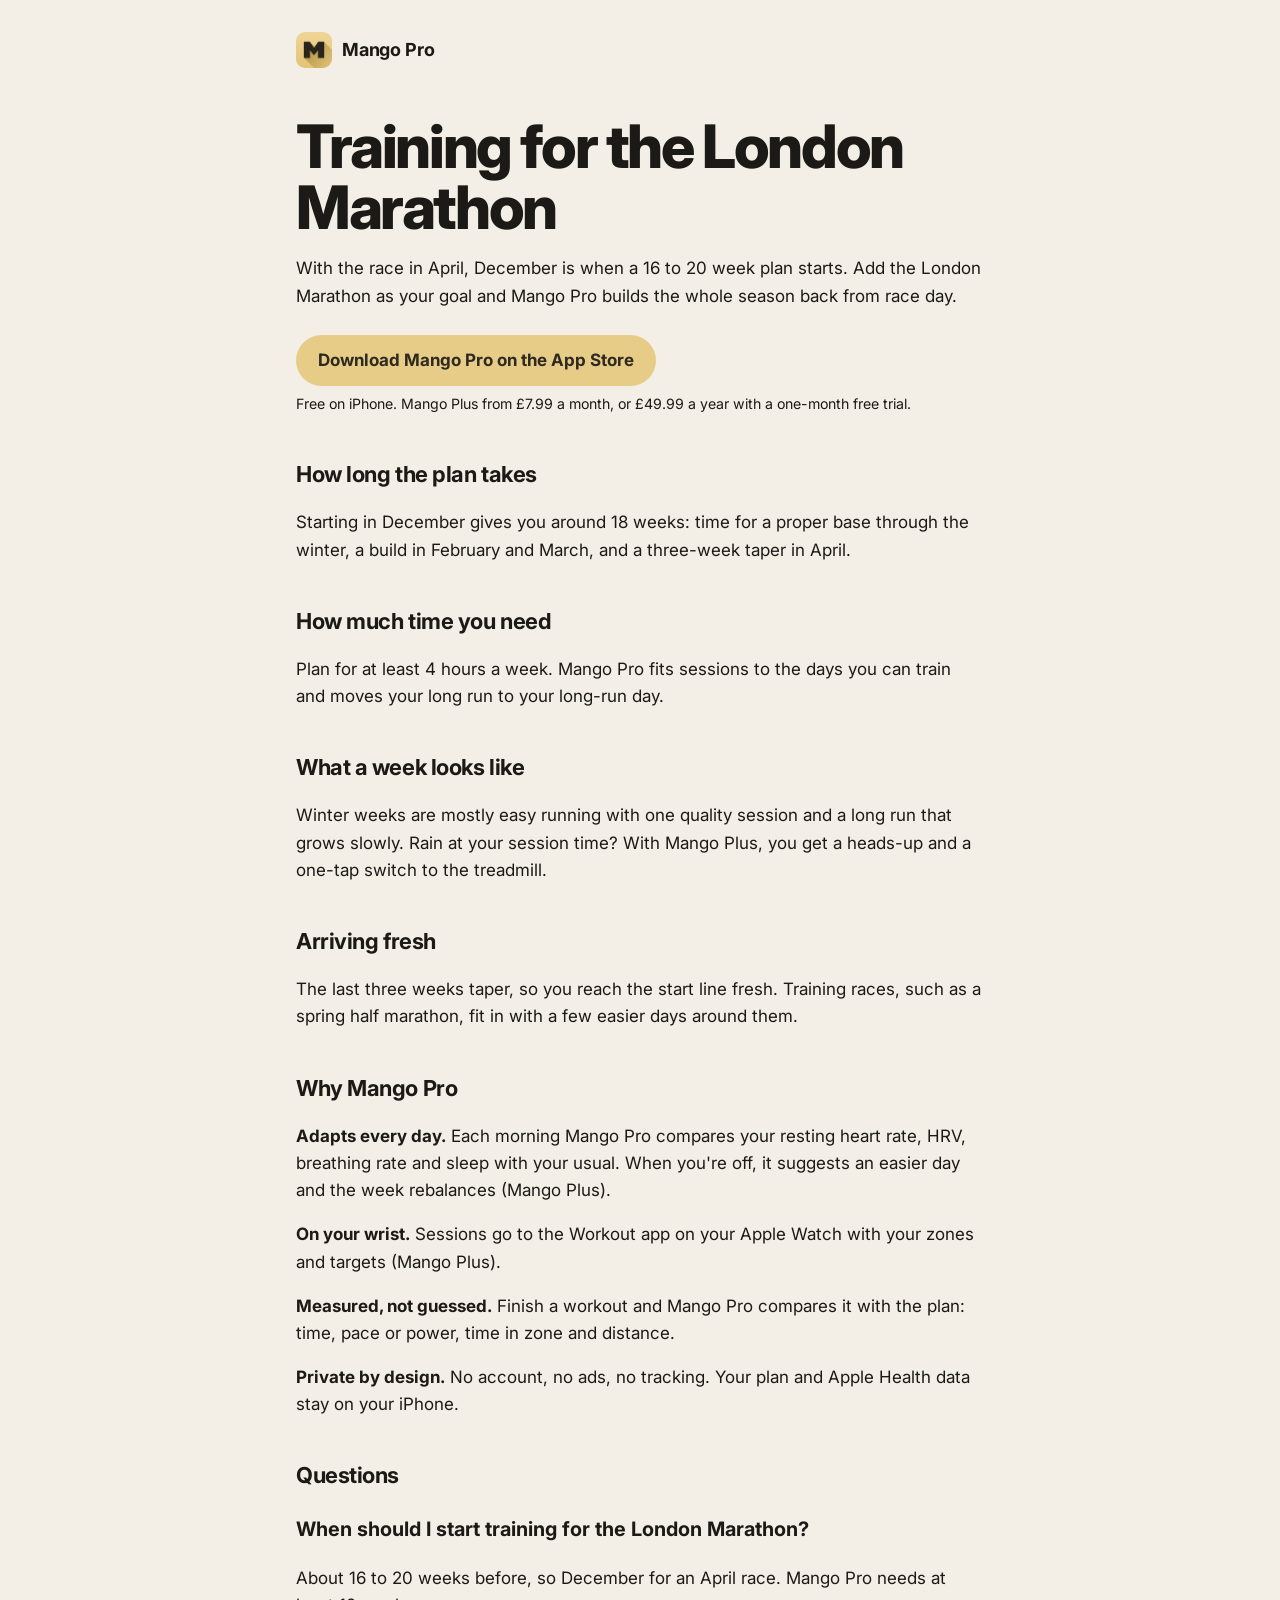
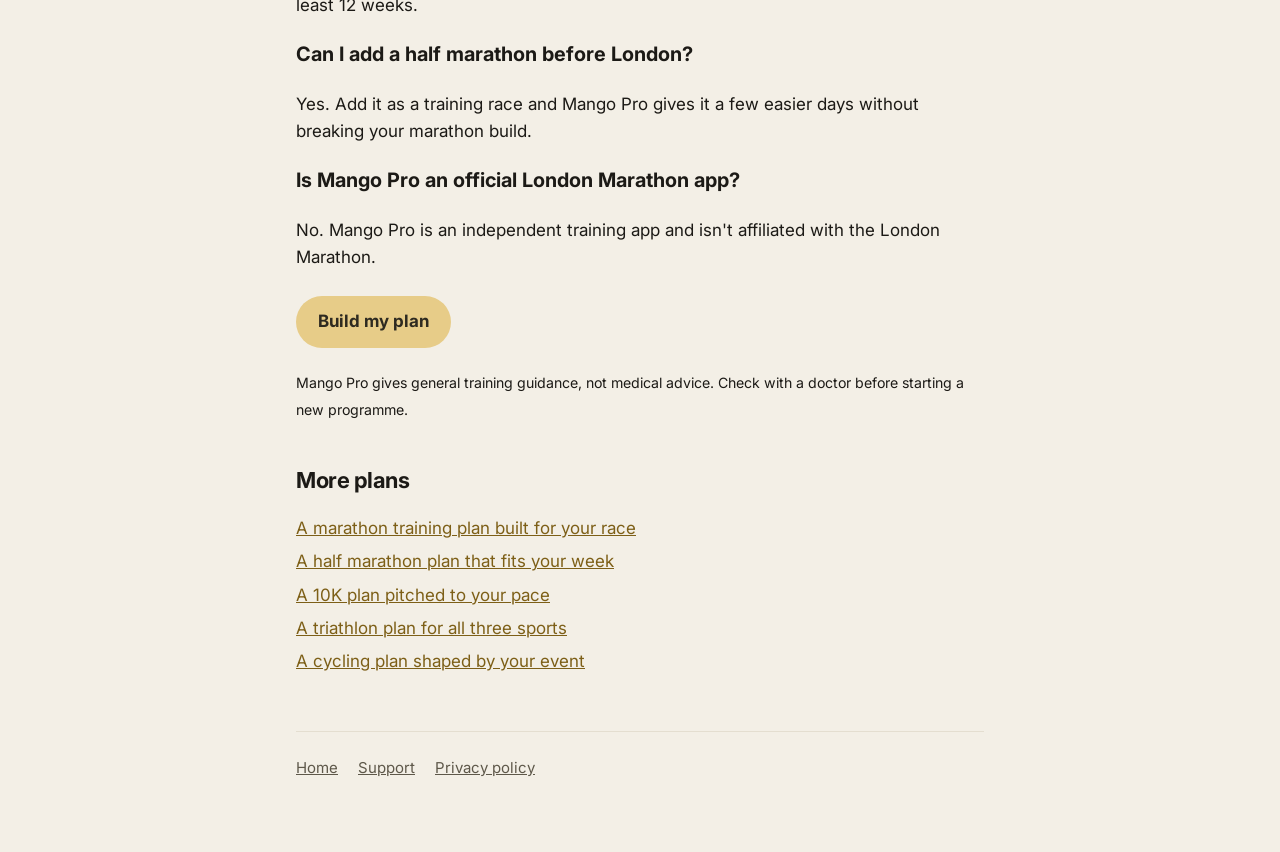
<file: plans/london-marathon-training-plan.html>
<!doctype html>
<html lang="en">
<head>
<meta charset="utf-8"><meta name="viewport" content="width=device-width, initial-scale=1">
<title>London Marathon Training Plan 2027: Start in December | Mango Pro</title>
<meta name="description" content="Training for the London Marathon in April? Mango Pro builds a plan from your date and goal time, adapts it to your recovery and sends sessions to your Apple Watch. Free on iPhone.">
<link rel="canonical" href="https://mango-pro.app/plans/london-marathon-training-plan.html">
<meta name="apple-itunes-app" content="app-id=6837954154">
<meta property="og:title" content="London Marathon Training Plan 2027: Start in December | Mango Pro"><meta property="og:description" content="Training for the London Marathon in April? Mango Pro builds a plan from your date and goal time, adapts it to your recovery and sends sessions to your Apple Watch. Free on iPhone.">
<meta property="og:image" content="https://mango-pro.app/social.png"><meta name="twitter:card" content="summary_large_image">
<link rel="preconnect" href="https://fonts.googleapis.com"><link rel="preconnect" href="https://fonts.gstatic.com" crossorigin>
<link rel="stylesheet" href="https://fonts.googleapis.com/css2?family=Inter:wght@400;500;600;700;800&display=swap">
<link rel="stylesheet" href="../style.css">
<style>.cta{display:inline-block;background:#E7CC88;color:#2E2A20;font-weight:700;padding:12px 22px;border-radius:999px;text-decoration:none;margin:8px 0 4px} .more a{display:block;margin:6px 0}</style>
<script type="application/ld+json">{"@context": "https://schema.org", "@type": "FAQPage", "mainEntity": [{"@type": "Question", "name": "When should I start training for the London Marathon?", "acceptedAnswer": {"@type": "Answer", "text": "About 16 to 20 weeks before, so December for an April race. Mango Pro needs at least 12 weeks."}}, {"@type": "Question", "name": "Can I add a half marathon before London?", "acceptedAnswer": {"@type": "Answer", "text": "Yes. Add it as a training race and Mango Pro gives it a few easier days without breaking your marathon build."}}, {"@type": "Question", "name": "Is Mango Pro an official London Marathon app?", "acceptedAnswer": {"@type": "Answer", "text": "No. Mango Pro is an independent training app and isn't affiliated with the London Marathon."}}]}</script>
</head>
<body><main>
<header><img src="../icon.png" alt=""><a href="../index.html">Mango Pro</a></header>
<h1>Training for the London Marathon</h1>
<p>With the race in April, December is when a 16 to 20 week plan starts. Add the London Marathon as your goal and Mango Pro builds the whole season back from race day.</p>
<p><a class="cta" href="https://apps.apple.com/app/id6837954154?pt=129814385&ct=site-london-marathon&mt=8">Download Mango Pro on the App Store</a><br><small>Free on iPhone. Mango Plus from £7.99 a month, or £49.99 a year with a one-month free trial.</small></p>

<h2>How long the plan takes</h2>
<p>Starting in December gives you around 18 weeks: time for a proper base through the winter, a build in February and March, and a three-week taper in April.</p>
<h2>How much time you need</h2>
<p>Plan for at least 4 hours a week. Mango Pro fits sessions to the days you can train and moves your long run to your long-run day.</p>
<h2>What a week looks like</h2>
<p>Winter weeks are mostly easy running with one quality session and a long run that grows slowly. Rain at your session time? With Mango Plus, you get a heads-up and a one-tap switch to the treadmill.</p>
<h2>Arriving fresh</h2>
<p>The last three weeks taper, so you reach the start line fresh. Training races, such as a spring half marathon, fit in with a few easier days around them.</p>

<h2>Why Mango Pro</h2>
<p><strong>Adapts every day.</strong> Each morning Mango Pro compares your resting heart rate, HRV, breathing rate and sleep with your usual. When you&#x27;re off, it suggests an easier day and the week rebalances (Mango Plus).</p><p><strong>On your wrist.</strong> Sessions go to the Workout app on your Apple Watch with your zones and targets (Mango Plus).</p><p><strong>Measured, not guessed.</strong> Finish a workout and Mango Pro compares it with the plan: time, pace or power, time in zone and distance.</p><p><strong>Private by design.</strong> No account, no ads, no tracking. Your plan and Apple Health data stay on your iPhone.</p>

<h2>Questions</h2>
<h3>When should I start training for the London Marathon?</h3><p>About 16 to 20 weeks before, so December for an April race. Mango Pro needs at least 12 weeks.</p><h3>Can I add a half marathon before London?</h3><p>Yes. Add it as a training race and Mango Pro gives it a few easier days without breaking your marathon build.</p><h3>Is Mango Pro an official London Marathon app?</h3><p>No. Mango Pro is an independent training app and isn&#x27;t affiliated with the London Marathon.</p>

<p><a class="cta" href="https://apps.apple.com/app/id6837954154?pt=129814385&ct=site-london-marathon&mt=8">Build my plan</a></p>
<p><small>Mango Pro gives general training guidance, not medical advice. Check with a doctor before starting a new programme.</small></p>
<h2>More plans</h2>
<p class="more"><a href="marathon-training-plan.html">A marathon training plan built for your race</a><a href="half-marathon-training-plan.html">A half marathon plan that fits your week</a><a href="10k-training-plan.html">A 10K plan pitched to your pace</a><a href="triathlon-training-plan.html">A triathlon plan for all three sports</a><a href="cycling-training-plan.html">A cycling plan shaped by your event</a></p>
<nav><a href="../index.html">Home</a><a href="../support.html">Support</a><a href="../privacy.html">Privacy policy</a></nav>
</main></body>
</html>
</file>
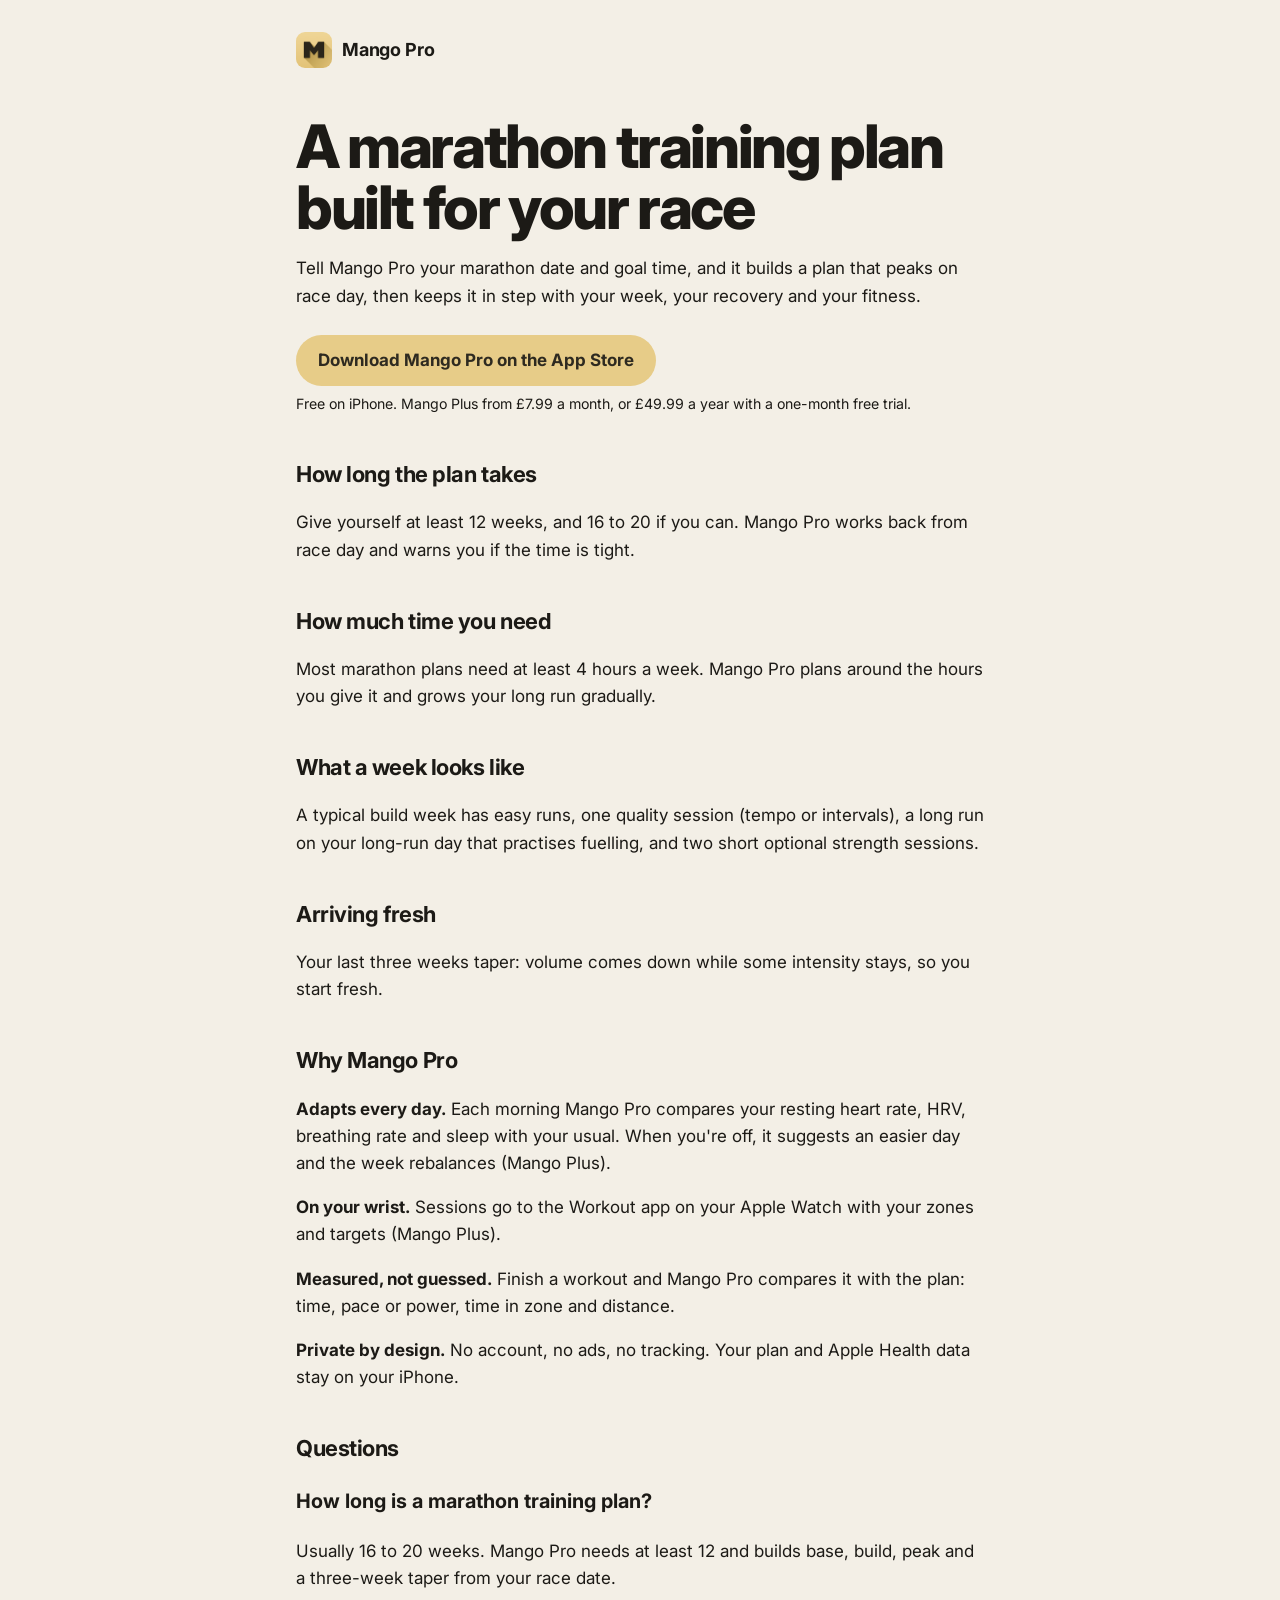
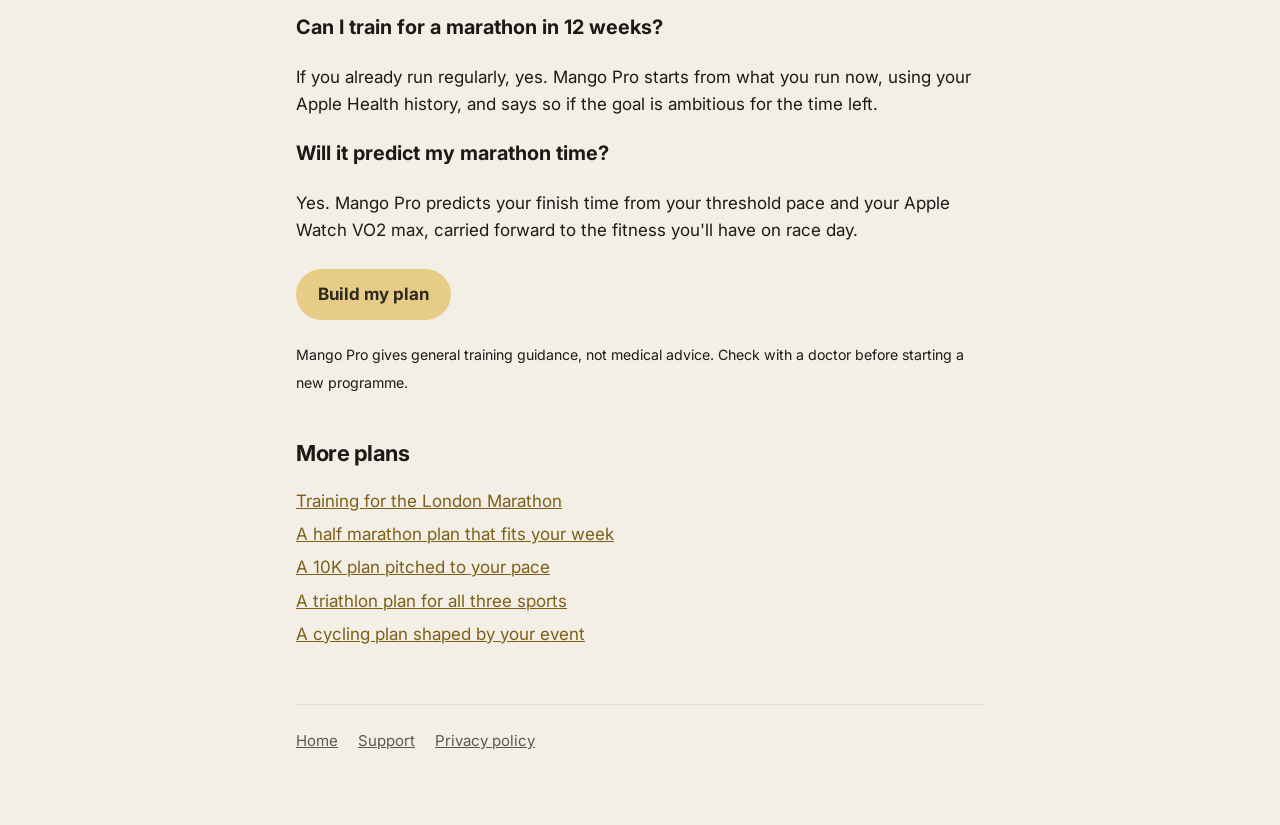
<file: plans/marathon-training-plan.html>
<!doctype html>
<html lang="en">
<head>
<meta charset="utf-8"><meta name="viewport" content="width=device-width, initial-scale=1">
<title>Marathon Training Plan App: a Plan Built for Your Race | Mango Pro</title>
<meta name="description" content="A marathon training plan built around your race date, experience and the days you can train. It adjusts to your recovery, syncs to Apple Watch and predicts your finish time. Free on iPhone.">
<link rel="canonical" href="https://mango-pro.app/plans/marathon-training-plan.html">
<meta name="apple-itunes-app" content="app-id=6837954154">
<meta property="og:title" content="Marathon Training Plan App: a Plan Built for Your Race | Mango Pro"><meta property="og:description" content="A marathon training plan built around your race date, experience and the days you can train. It adjusts to your recovery, syncs to Apple Watch and predicts your finish time. Free on iPhone.">
<meta property="og:image" content="https://mango-pro.app/social.png"><meta name="twitter:card" content="summary_large_image">
<link rel="preconnect" href="https://fonts.googleapis.com"><link rel="preconnect" href="https://fonts.gstatic.com" crossorigin>
<link rel="stylesheet" href="https://fonts.googleapis.com/css2?family=Inter:wght@400;500;600;700;800&display=swap">
<link rel="stylesheet" href="../style.css">
<style>.cta{display:inline-block;background:#E7CC88;color:#2E2A20;font-weight:700;padding:12px 22px;border-radius:999px;text-decoration:none;margin:8px 0 4px} .more a{display:block;margin:6px 0}</style>
<script type="application/ld+json">{"@context": "https://schema.org", "@type": "FAQPage", "mainEntity": [{"@type": "Question", "name": "How long is a marathon training plan?", "acceptedAnswer": {"@type": "Answer", "text": "Usually 16 to 20 weeks. Mango Pro needs at least 12 and builds base, build, peak and a three-week taper from your race date."}}, {"@type": "Question", "name": "Can I train for a marathon in 12 weeks?", "acceptedAnswer": {"@type": "Answer", "text": "If you already run regularly, yes. Mango Pro starts from what you run now, using your Apple Health history, and says so if the goal is ambitious for the time left."}}, {"@type": "Question", "name": "Will it predict my marathon time?", "acceptedAnswer": {"@type": "Answer", "text": "Yes. Mango Pro predicts your finish time from your threshold pace and your Apple Watch VO2 max, carried forward to the fitness you'll have on race day."}}]}</script>
</head>
<body><main>
<header><img src="../icon.png" alt=""><a href="../index.html">Mango Pro</a></header>
<h1>A marathon training plan built for your race</h1>
<p>Tell Mango Pro your marathon date and goal time, and it builds a plan that peaks on race day, then keeps it in step with your week, your recovery and your fitness.</p>
<p><a class="cta" href="https://apps.apple.com/app/id6837954154?pt=129814385&ct=site-marathon&mt=8">Download Mango Pro on the App Store</a><br><small>Free on iPhone. Mango Plus from £7.99 a month, or £49.99 a year with a one-month free trial.</small></p>

<h2>How long the plan takes</h2>
<p>Give yourself at least 12 weeks, and 16 to 20 if you can. Mango Pro works back from race day and warns you if the time is tight.</p>
<h2>How much time you need</h2>
<p>Most marathon plans need at least 4 hours a week. Mango Pro plans around the hours you give it and grows your long run gradually.</p>
<h2>What a week looks like</h2>
<p>A typical build week has easy runs, one quality session (tempo or intervals), a long run on your long-run day that practises fuelling, and two short optional strength sessions.</p>
<h2>Arriving fresh</h2>
<p>Your last three weeks taper: volume comes down while some intensity stays, so you start fresh.</p>

<h2>Why Mango Pro</h2>
<p><strong>Adapts every day.</strong> Each morning Mango Pro compares your resting heart rate, HRV, breathing rate and sleep with your usual. When you&#x27;re off, it suggests an easier day and the week rebalances (Mango Plus).</p><p><strong>On your wrist.</strong> Sessions go to the Workout app on your Apple Watch with your zones and targets (Mango Plus).</p><p><strong>Measured, not guessed.</strong> Finish a workout and Mango Pro compares it with the plan: time, pace or power, time in zone and distance.</p><p><strong>Private by design.</strong> No account, no ads, no tracking. Your plan and Apple Health data stay on your iPhone.</p>

<h2>Questions</h2>
<h3>How long is a marathon training plan?</h3><p>Usually 16 to 20 weeks. Mango Pro needs at least 12 and builds base, build, peak and a three-week taper from your race date.</p><h3>Can I train for a marathon in 12 weeks?</h3><p>If you already run regularly, yes. Mango Pro starts from what you run now, using your Apple Health history, and says so if the goal is ambitious for the time left.</p><h3>Will it predict my marathon time?</h3><p>Yes. Mango Pro predicts your finish time from your threshold pace and your Apple Watch VO2 max, carried forward to the fitness you&#x27;ll have on race day.</p>

<p><a class="cta" href="https://apps.apple.com/app/id6837954154?pt=129814385&ct=site-marathon&mt=8">Build my plan</a></p>
<p><small>Mango Pro gives general training guidance, not medical advice. Check with a doctor before starting a new programme.</small></p>
<h2>More plans</h2>
<p class="more"><a href="london-marathon-training-plan.html">Training for the London Marathon</a><a href="half-marathon-training-plan.html">A half marathon plan that fits your week</a><a href="10k-training-plan.html">A 10K plan pitched to your pace</a><a href="triathlon-training-plan.html">A triathlon plan for all three sports</a><a href="cycling-training-plan.html">A cycling plan shaped by your event</a></p>
<nav><a href="../index.html">Home</a><a href="../support.html">Support</a><a href="../privacy.html">Privacy policy</a></nav>
</main></body>
</html>
</file>
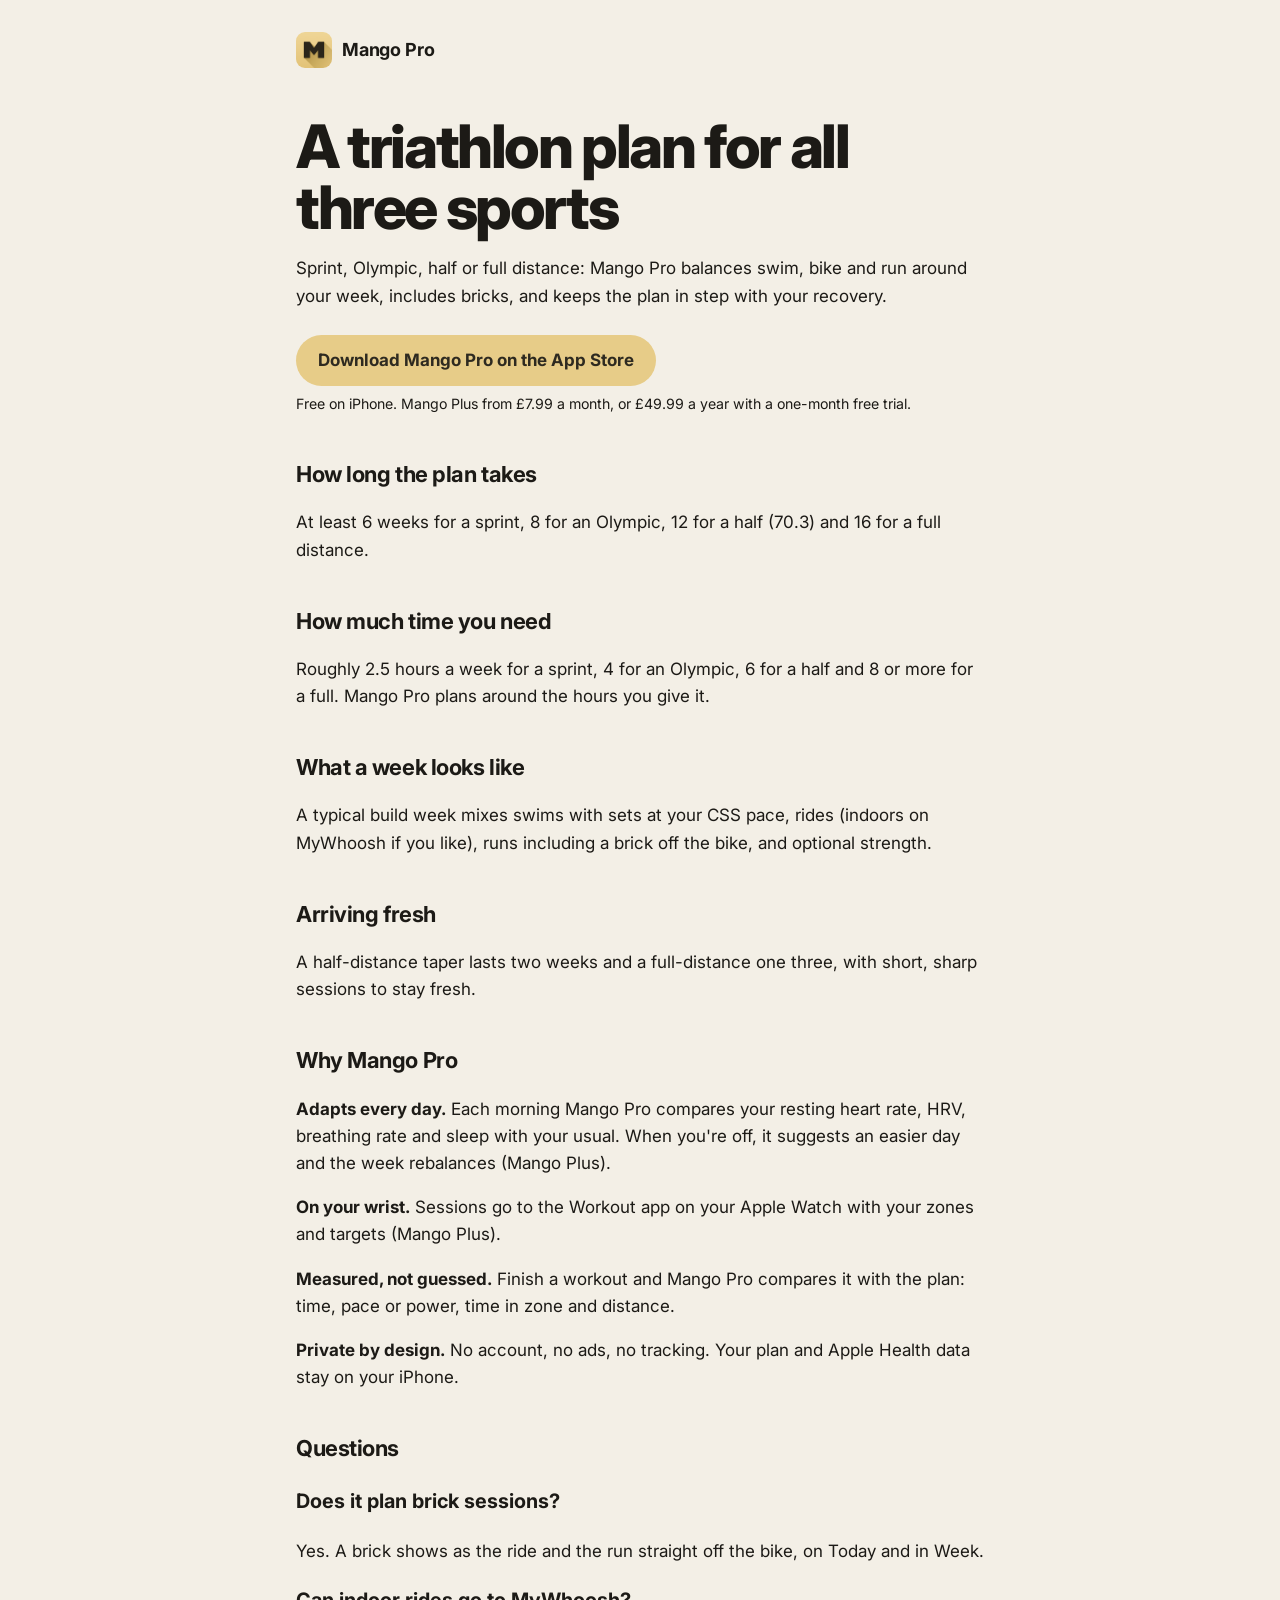
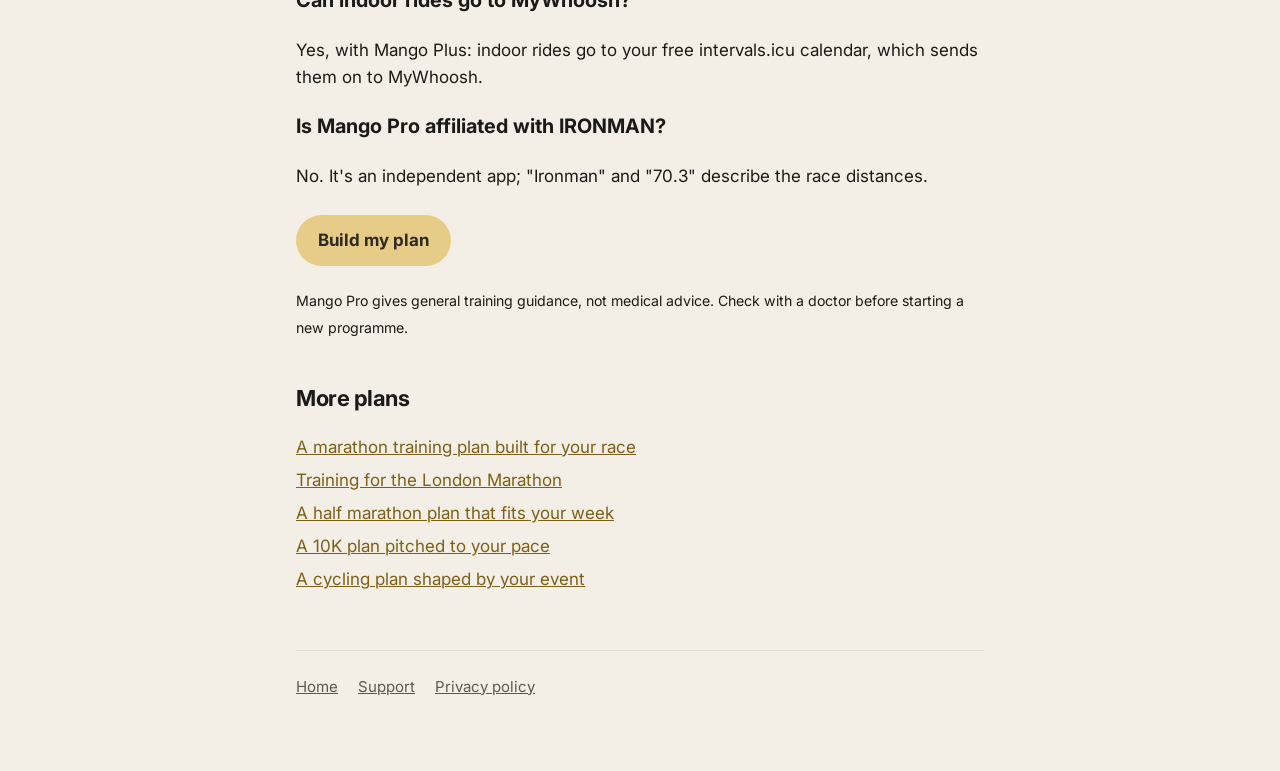
<file: plans/triathlon-training-plan.html>
<!doctype html>
<html lang="en">
<head>
<meta charset="utf-8"><meta name="viewport" content="width=device-width, initial-scale=1">
<title>Triathlon Training Plan App: Sprint to Ironman 70.3 and Full | Mango Pro</title>
<meta name="description" content="Swim, bike and run plans for sprint, Olympic, half (70.3) and full Ironman-distance triathlons, built from your race date and hours. Bricks, Apple Watch workouts and MyWhoosh rides. Free on iPhone.">
<link rel="canonical" href="https://mango-pro.app/plans/triathlon-training-plan.html">
<meta name="apple-itunes-app" content="app-id=6837954154">
<meta property="og:title" content="Triathlon Training Plan App: Sprint to Ironman 70.3 and Full | Mango Pro"><meta property="og:description" content="Swim, bike and run plans for sprint, Olympic, half (70.3) and full Ironman-distance triathlons, built from your race date and hours. Bricks, Apple Watch workouts and MyWhoosh rides. Free on iPhone.">
<meta property="og:image" content="https://mango-pro.app/social.png"><meta name="twitter:card" content="summary_large_image">
<link rel="preconnect" href="https://fonts.googleapis.com"><link rel="preconnect" href="https://fonts.gstatic.com" crossorigin>
<link rel="stylesheet" href="https://fonts.googleapis.com/css2?family=Inter:wght@400;500;600;700;800&display=swap">
<link rel="stylesheet" href="../style.css">
<style>.cta{display:inline-block;background:#E7CC88;color:#2E2A20;font-weight:700;padding:12px 22px;border-radius:999px;text-decoration:none;margin:8px 0 4px} .more a{display:block;margin:6px 0}</style>
<script type="application/ld+json">{"@context": "https://schema.org", "@type": "FAQPage", "mainEntity": [{"@type": "Question", "name": "Does it plan brick sessions?", "acceptedAnswer": {"@type": "Answer", "text": "Yes. A brick shows as the ride and the run straight off the bike, on Today and in Week."}}, {"@type": "Question", "name": "Can indoor rides go to MyWhoosh?", "acceptedAnswer": {"@type": "Answer", "text": "Yes, with Mango Plus: indoor rides go to your free intervals.icu calendar, which sends them on to MyWhoosh."}}, {"@type": "Question", "name": "Is Mango Pro affiliated with IRONMAN?", "acceptedAnswer": {"@type": "Answer", "text": "No. It's an independent app; \"Ironman\" and \"70.3\" describe the race distances."}}]}</script>
</head>
<body><main>
<header><img src="../icon.png" alt=""><a href="../index.html">Mango Pro</a></header>
<h1>A triathlon plan for all three sports</h1>
<p>Sprint, Olympic, half or full distance: Mango Pro balances swim, bike and run around your week, includes bricks, and keeps the plan in step with your recovery.</p>
<p><a class="cta" href="https://apps.apple.com/app/id6837954154?pt=129814385&ct=site-triathlon&mt=8&ppid=d2445ad1-3590-4f1c-a09a-7b767e7a7411">Download Mango Pro on the App Store</a><br><small>Free on iPhone. Mango Plus from £7.99 a month, or £49.99 a year with a one-month free trial.</small></p>

<h2>How long the plan takes</h2>
<p>At least 6 weeks for a sprint, 8 for an Olympic, 12 for a half (70.3) and 16 for a full distance.</p>
<h2>How much time you need</h2>
<p>Roughly 2.5 hours a week for a sprint, 4 for an Olympic, 6 for a half and 8 or more for a full. Mango Pro plans around the hours you give it.</p>
<h2>What a week looks like</h2>
<p>A typical build week mixes swims with sets at your CSS pace, rides (indoors on MyWhoosh if you like), runs including a brick off the bike, and optional strength.</p>
<h2>Arriving fresh</h2>
<p>A half-distance taper lasts two weeks and a full-distance one three, with short, sharp sessions to stay fresh.</p>

<h2>Why Mango Pro</h2>
<p><strong>Adapts every day.</strong> Each morning Mango Pro compares your resting heart rate, HRV, breathing rate and sleep with your usual. When you&#x27;re off, it suggests an easier day and the week rebalances (Mango Plus).</p><p><strong>On your wrist.</strong> Sessions go to the Workout app on your Apple Watch with your zones and targets (Mango Plus).</p><p><strong>Measured, not guessed.</strong> Finish a workout and Mango Pro compares it with the plan: time, pace or power, time in zone and distance.</p><p><strong>Private by design.</strong> No account, no ads, no tracking. Your plan and Apple Health data stay on your iPhone.</p>

<h2>Questions</h2>
<h3>Does it plan brick sessions?</h3><p>Yes. A brick shows as the ride and the run straight off the bike, on Today and in Week.</p><h3>Can indoor rides go to MyWhoosh?</h3><p>Yes, with Mango Plus: indoor rides go to your free intervals.icu calendar, which sends them on to MyWhoosh.</p><h3>Is Mango Pro affiliated with IRONMAN?</h3><p>No. It&#x27;s an independent app; &quot;Ironman&quot; and &quot;70.3&quot; describe the race distances.</p>

<p><a class="cta" href="https://apps.apple.com/app/id6837954154?pt=129814385&ct=site-triathlon&mt=8&ppid=d2445ad1-3590-4f1c-a09a-7b767e7a7411">Build my plan</a></p>
<p><small>Mango Pro gives general training guidance, not medical advice. Check with a doctor before starting a new programme.</small></p>
<h2>More plans</h2>
<p class="more"><a href="marathon-training-plan.html">A marathon training plan built for your race</a><a href="london-marathon-training-plan.html">Training for the London Marathon</a><a href="half-marathon-training-plan.html">A half marathon plan that fits your week</a><a href="10k-training-plan.html">A 10K plan pitched to your pace</a><a href="cycling-training-plan.html">A cycling plan shaped by your event</a></p>
<nav><a href="../index.html">Home</a><a href="../support.html">Support</a><a href="../privacy.html">Privacy policy</a></nav>
</main></body>
</html>
</file>
<file: style.css>
/* Privacy and Support pages: the same design system as the home page (the app's welcome screen). */
:root { --canvas:#F3EFE6; --surface:#FBF9F4; --yellow:#E7CC88; --ink:#2E2A20; --accent:#7D5F17; --todayrow:#F2E5C3;
  --text:#1C1A16; --text2:#5E584A; --sep:#E4DED0; --shadow: 0 10px 24px rgba(60,45,10,.12), 0 2px 6px rgba(60,45,10,.06); }
@media (prefers-color-scheme: dark) { :root { --canvas:#1E1C18; --surface:#2A2722; --yellow:#E2C47A; --ink:#1E1C18; --accent:#E7CC88;
  --todayrow:#3D3626; --text:#F5F2EA; --text2:#B5AE9A; --sep:#3A362E; --shadow: 0 10px 24px rgba(0,0,0,.35); } }
* { box-sizing: border-box; }
body { margin: 0; background: var(--canvas); color: var(--text); font: 17px/1.6 Inter, -apple-system, BlinkMacSystemFont, "Segoe UI", sans-serif;
  -webkit-font-smoothing: antialiased; }
main { max-width: 720px; margin: 0 auto; padding: 32px 16px 72px; }
header { display: flex; align-items: center; gap: 10px; margin-bottom: 48px; }
header img { width: 36px; height: 36px; border-radius: 9px; }
header a { color: var(--text); text-decoration: none; font-weight: 700; font-size: 18px; letter-spacing: -.01em; }
h1 { font-size: clamp(40px, 7vw, 60px); line-height: 1.02; letter-spacing: -.04em; font-weight: 800; margin: 0 0 12px; }
h2 { font-size: 22px; letter-spacing: -.02em; margin: 40px 0 8px; }
p, li { color: var(--text); }
.muted { color: var(--text2); font-size: 15px; }
a { color: var(--accent); }
.card { background: var(--surface); border-radius: 22px; padding: 18px 22px; margin: 20px 0; box-shadow: var(--shadow); }
nav { margin-top: 56px; padding-top: 24px; border-top: 1px solid var(--sep); display: flex; gap: 20px; font-size: 15px; }
nav a { color: var(--text2); }
</file>
